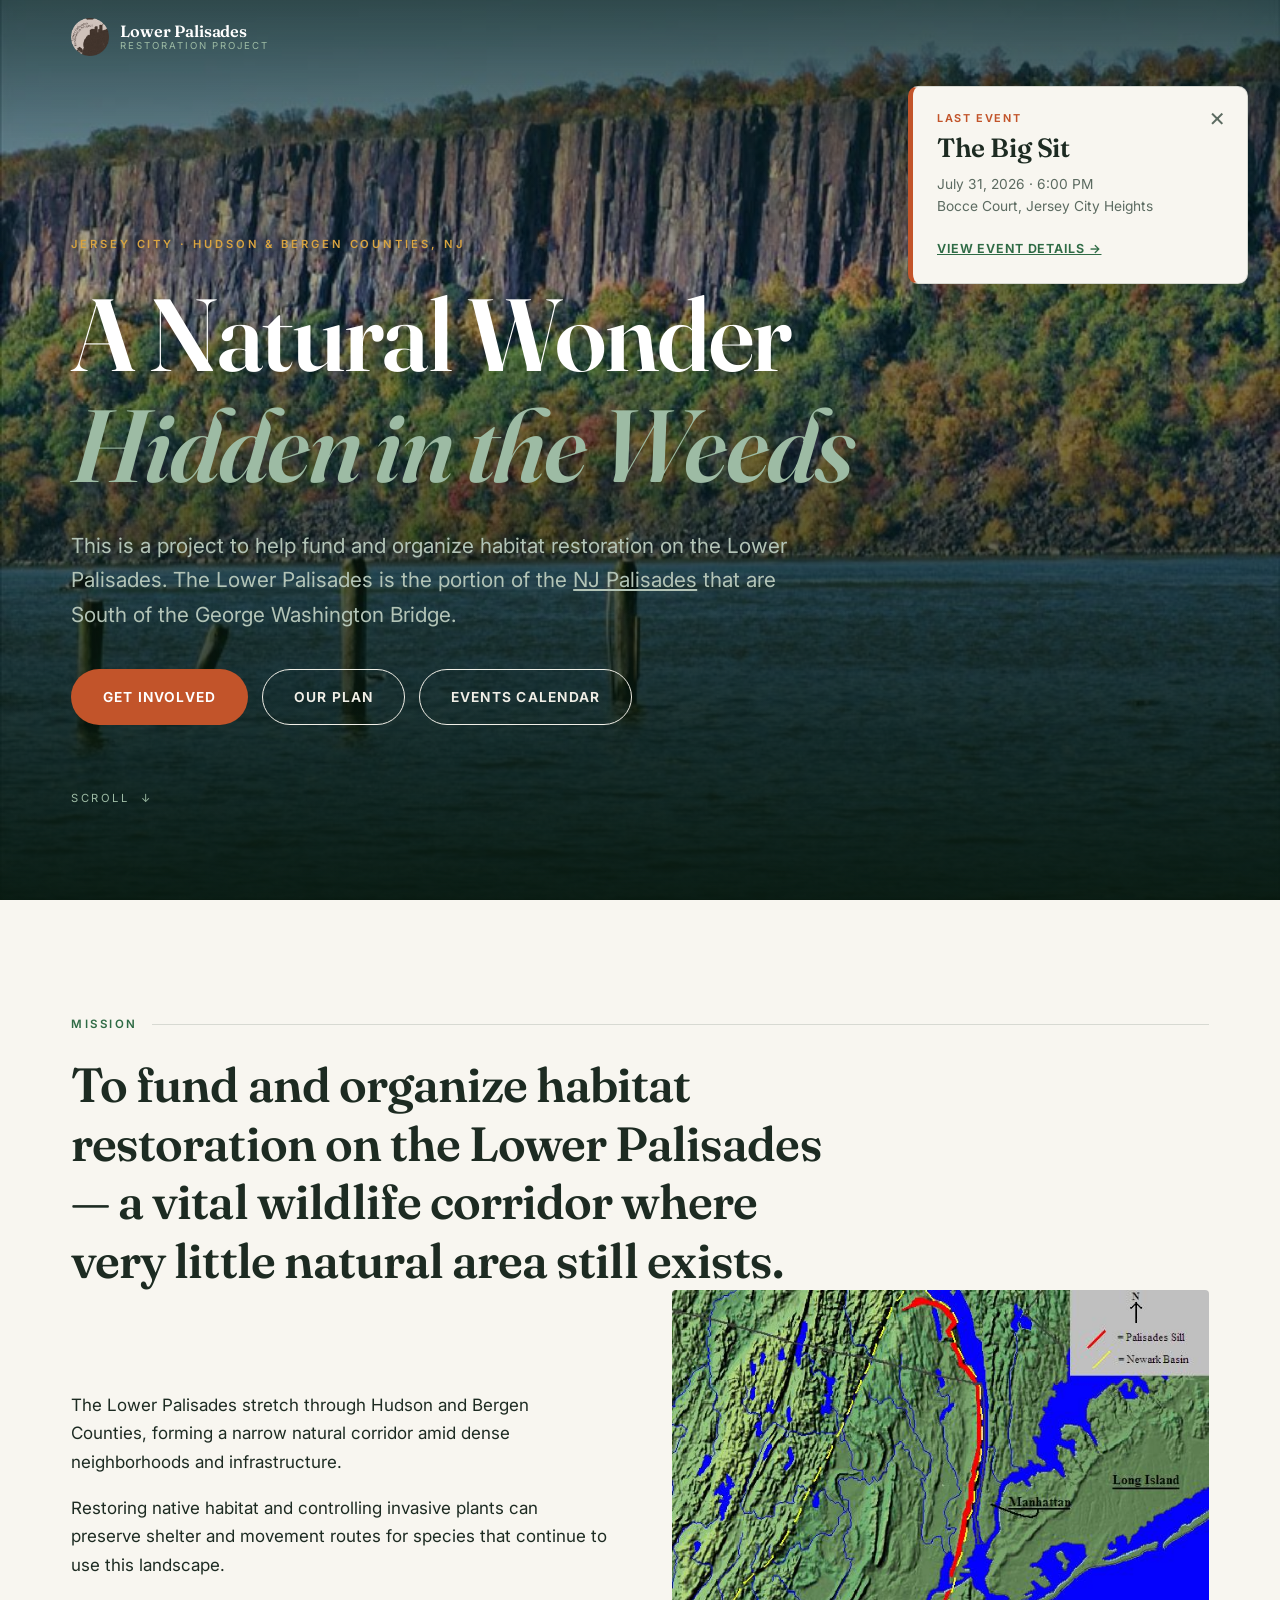
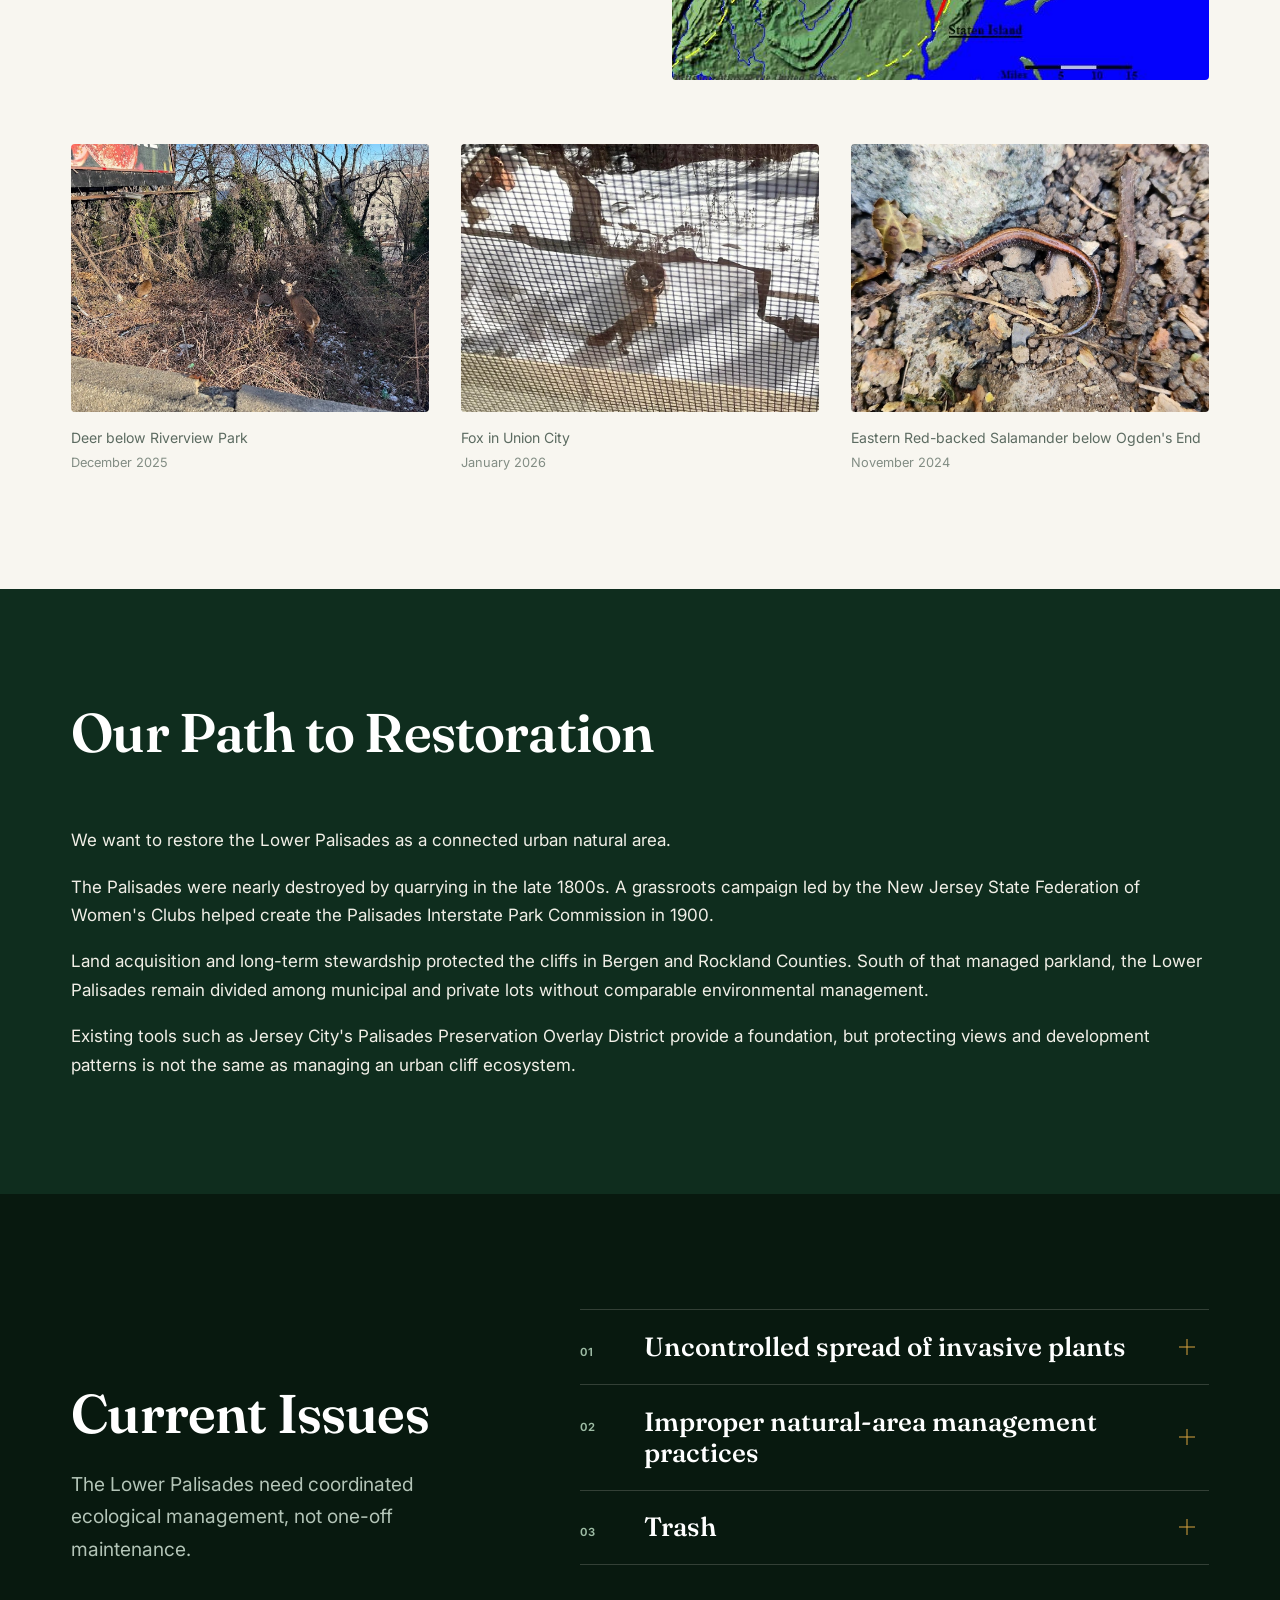
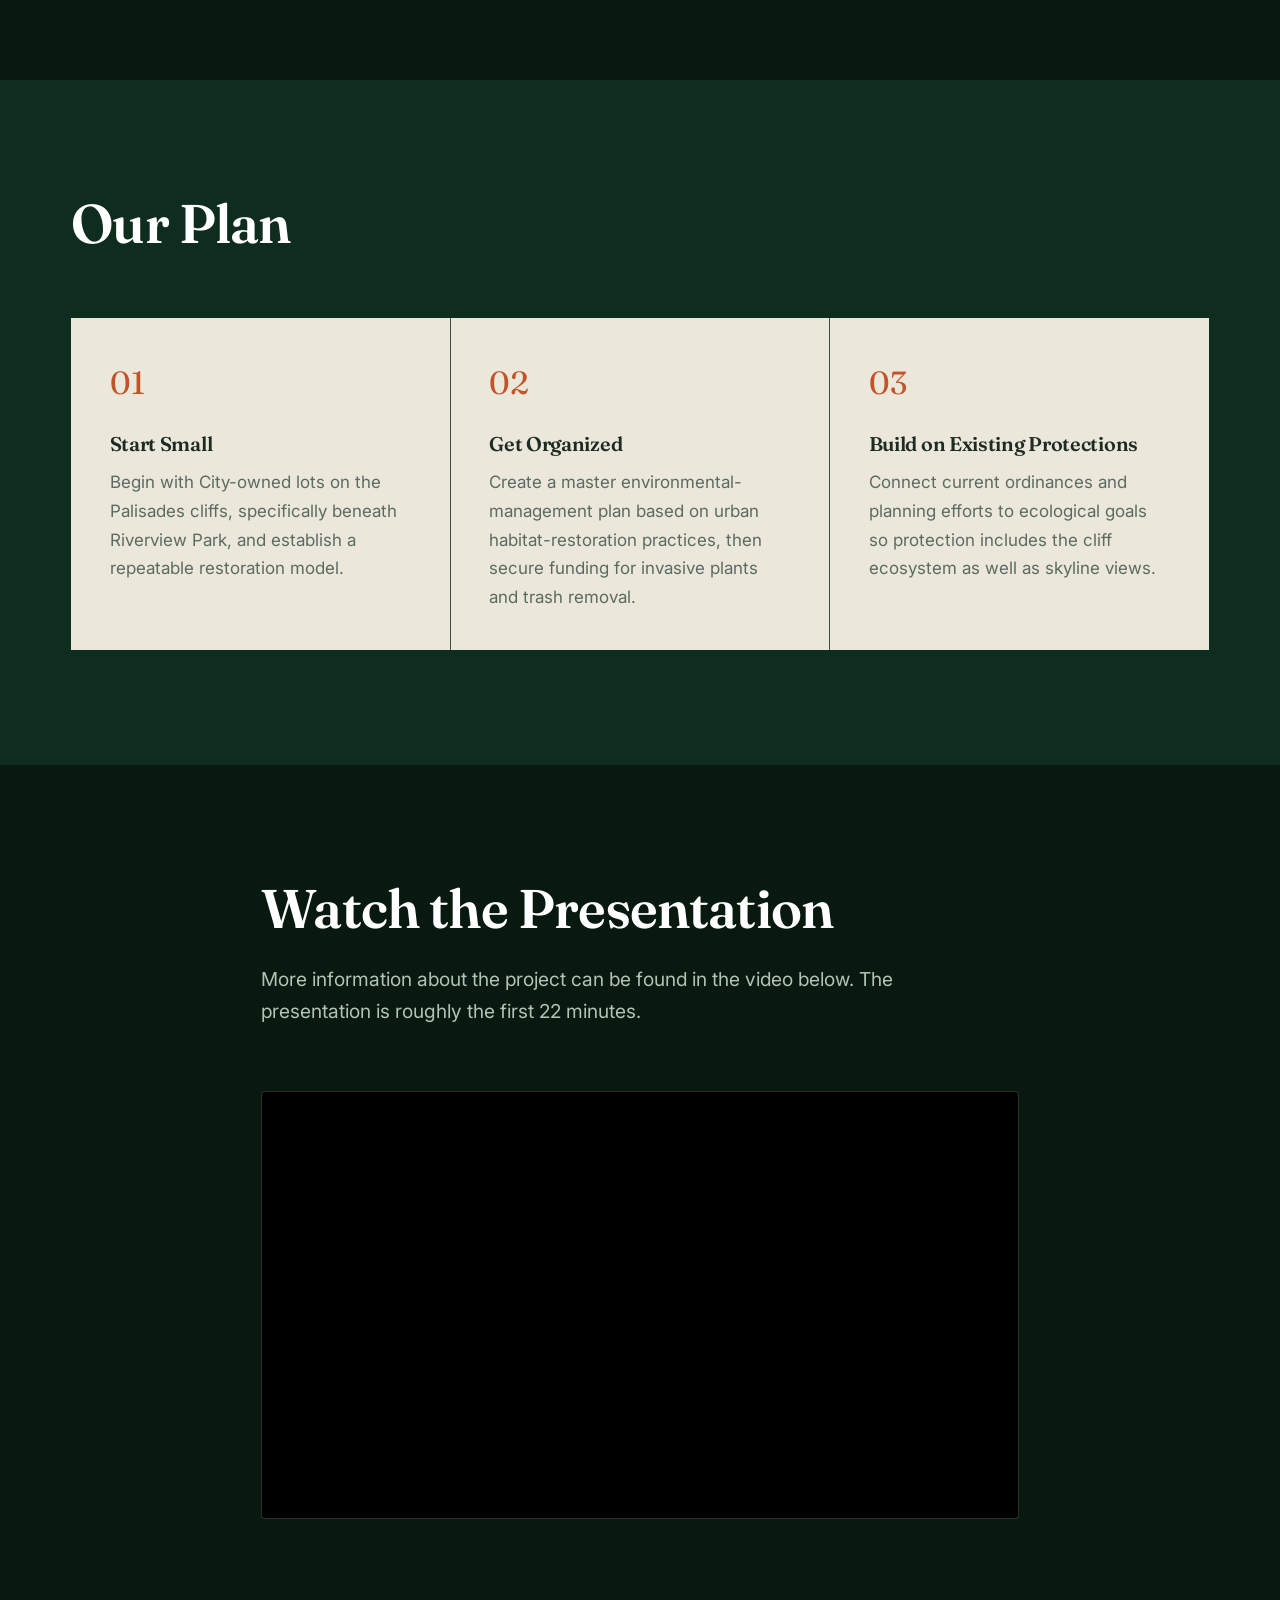
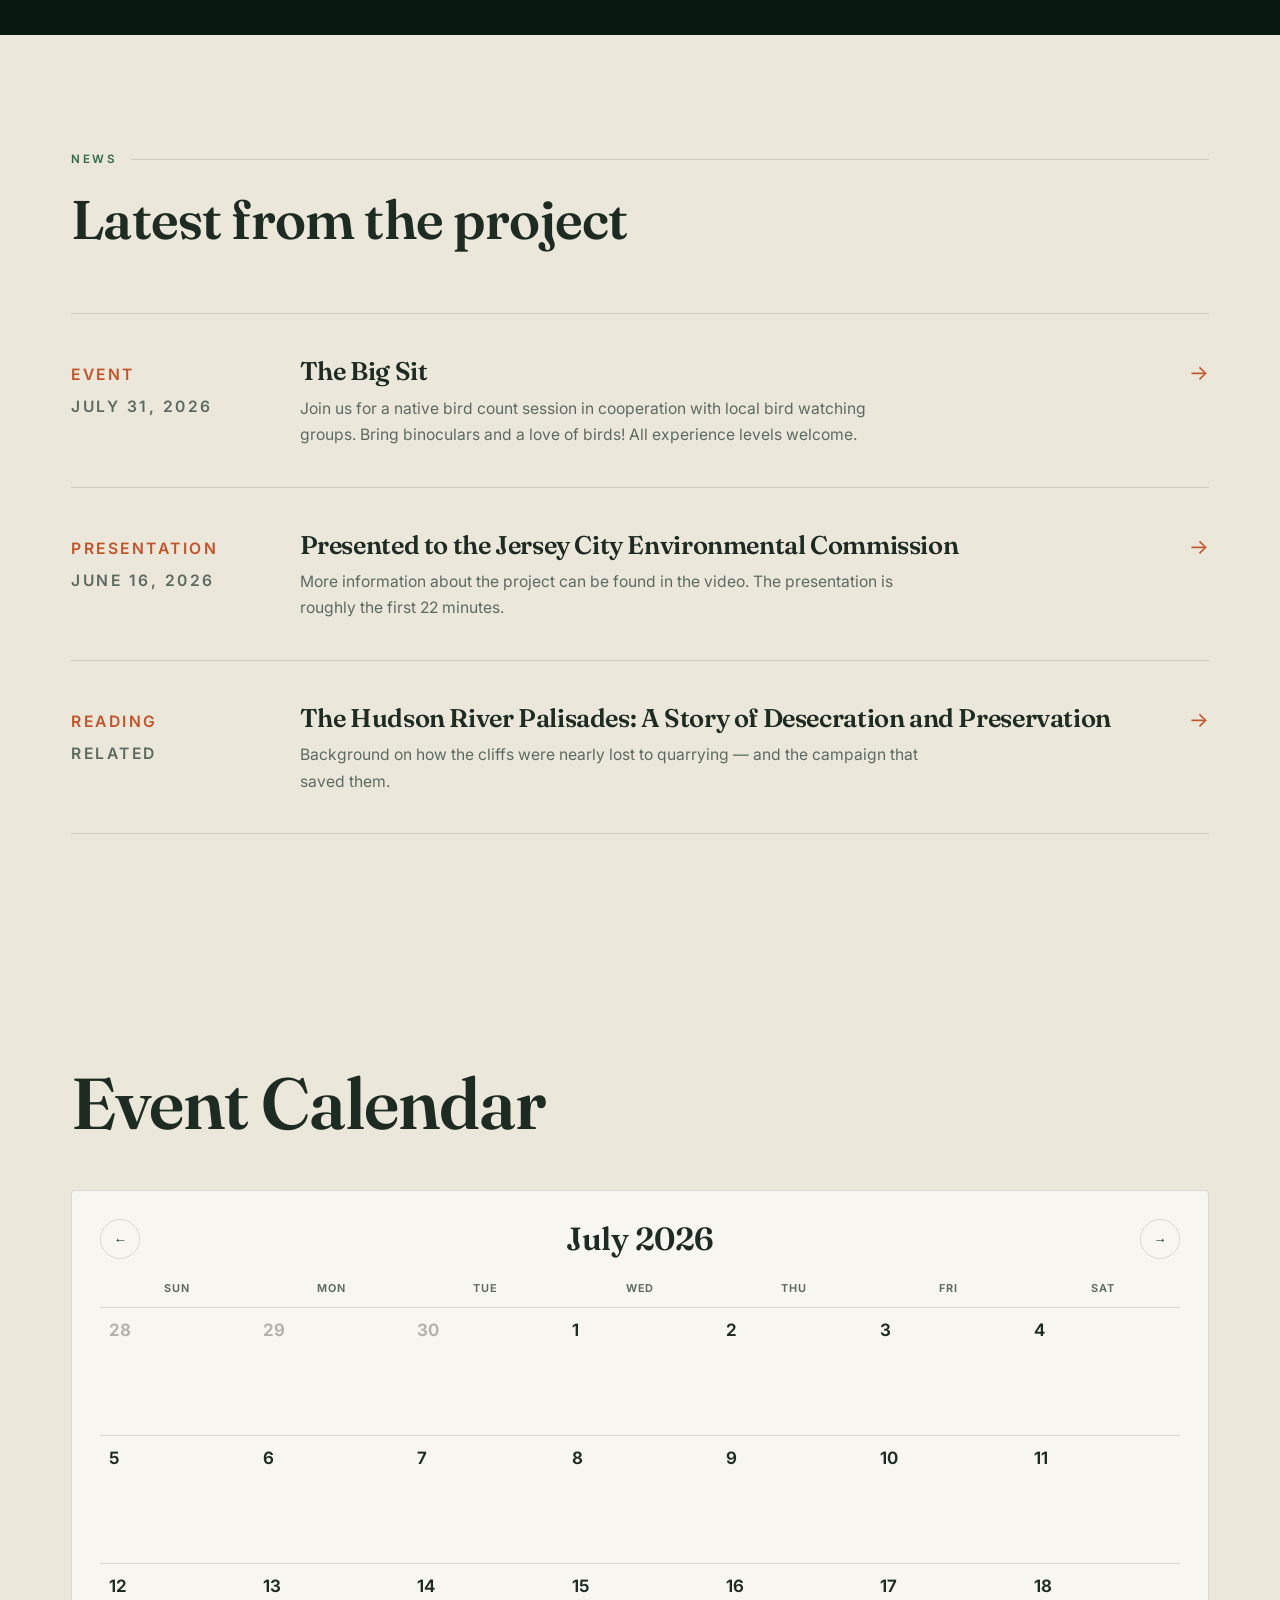
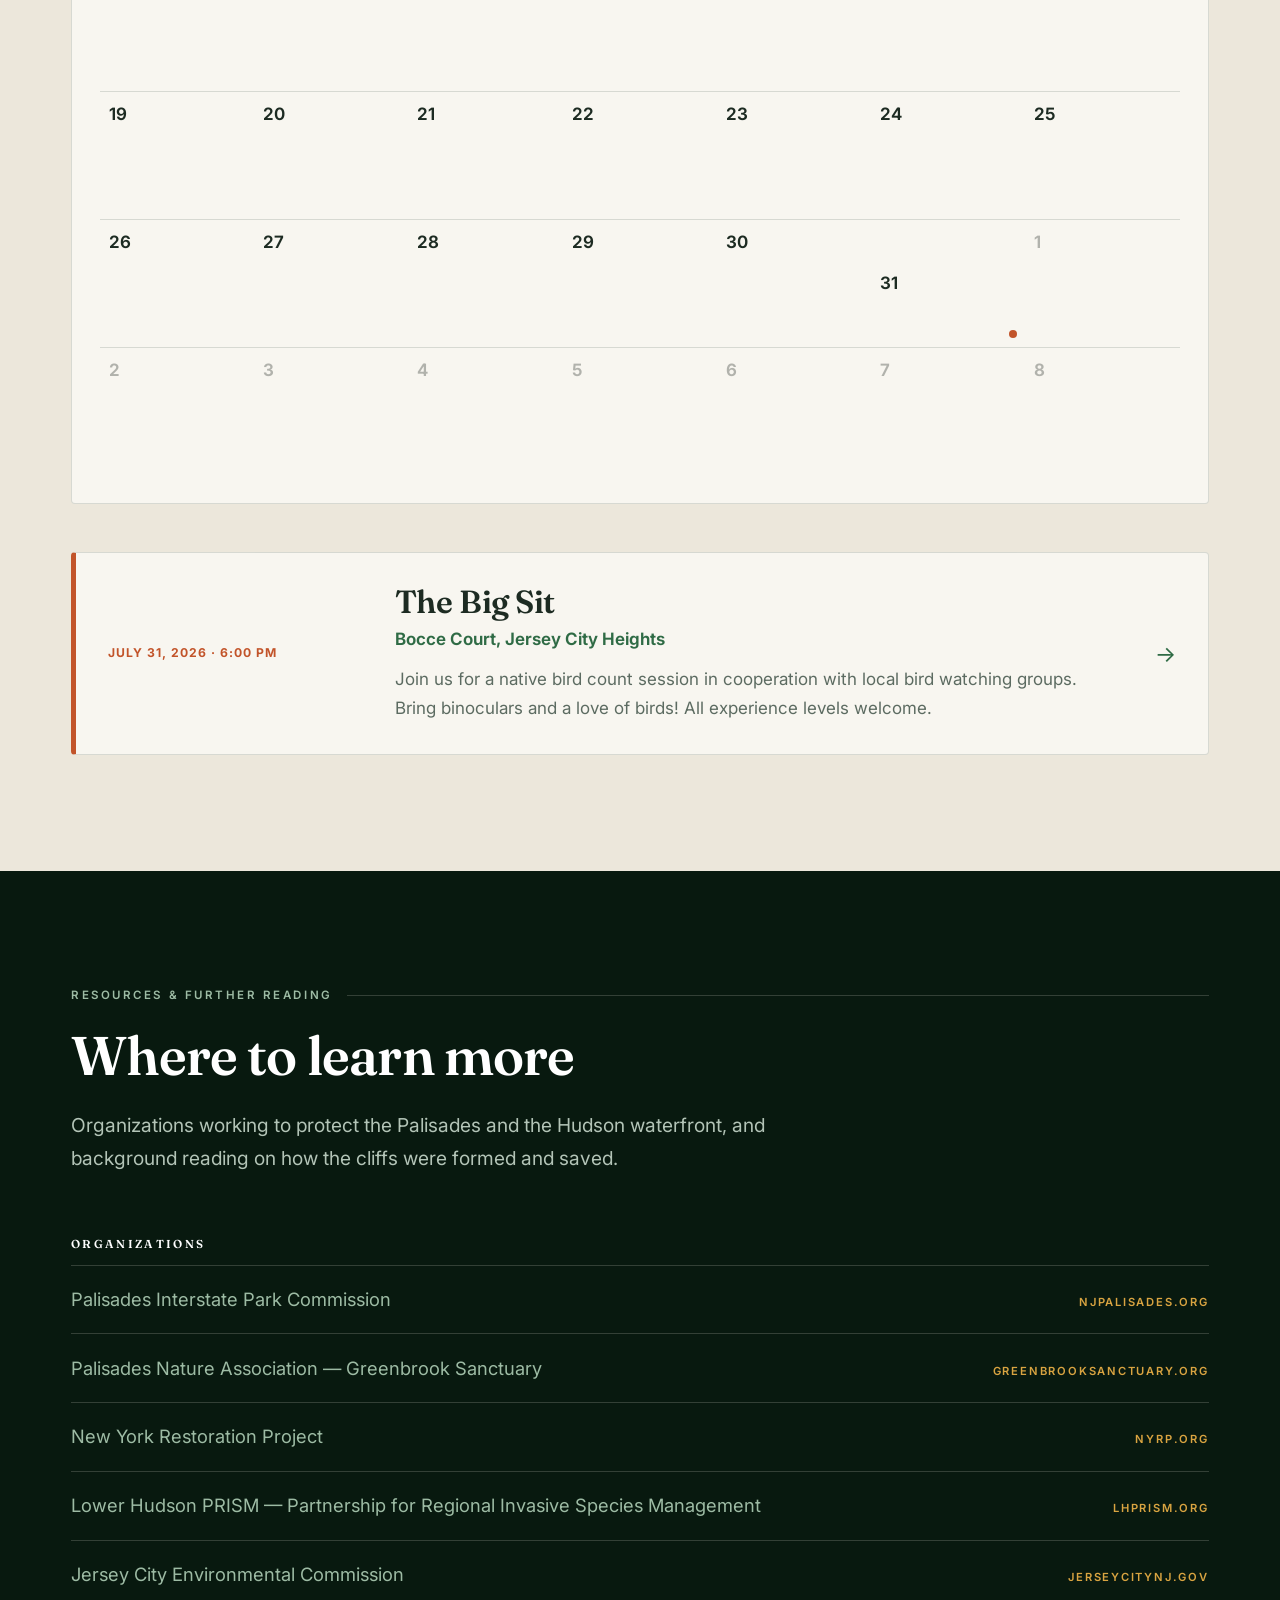
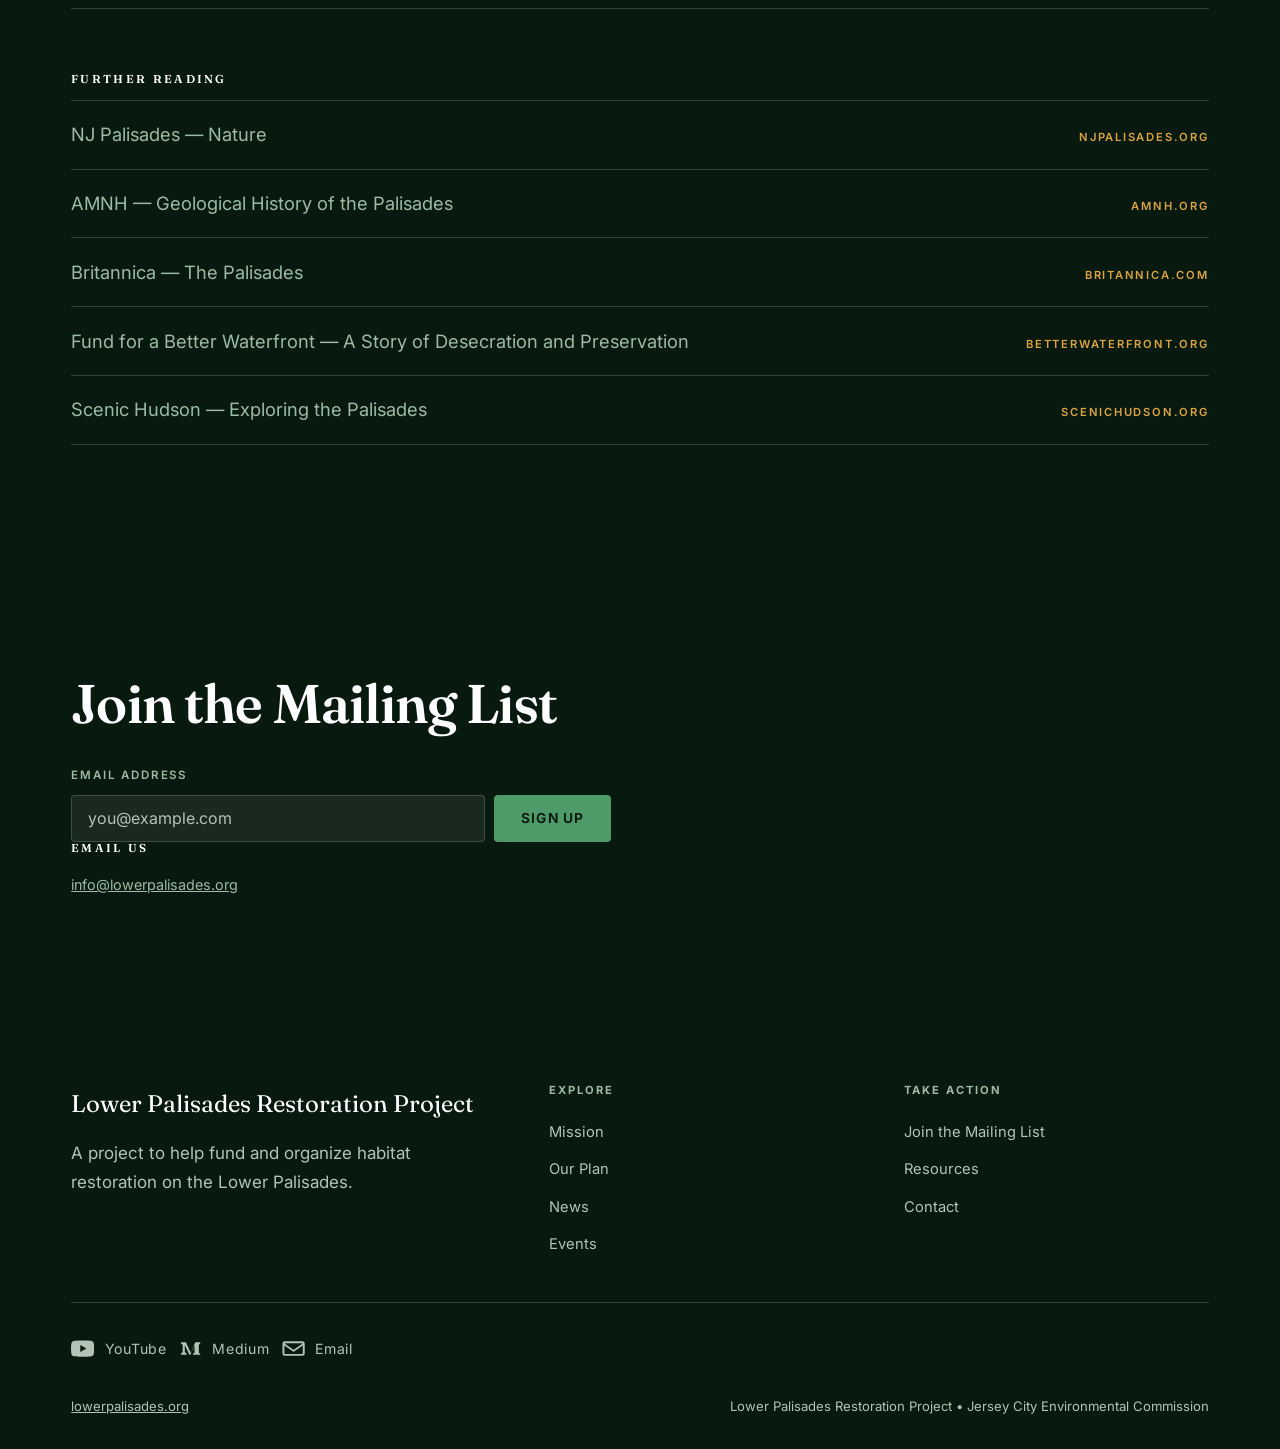
<file: index.html>
<!DOCTYPE html>
<html lang="en">
<head>
    <meta charset="UTF-8">
    <meta name="viewport" content="width=device-width, initial-scale=1.0">
    <title>Lower Palisades Restoration Project</title>
    <meta name="description" content="A project to help fund and organize habitat restoration on the Lower Palisades &mdash; the portion of the NJ Palisades south of the George Washington Bridge.">
    <link rel="stylesheet" href="style.css">
    <link rel="preconnect" href="https://fonts.googleapis.com">
    <link rel="preconnect" href="https://fonts.gstatic.com" crossorigin>
    <link href="https://fonts.googleapis.com/css2?family=Fraunces:ital,opsz,wght@0,9..144,400..700;1,9..144,400..600&family=Inter:wght@400;500;600;700&display=swap" rel="stylesheet">
</head>
<body>

<!-- ====================== MASTHEAD ====================== -->
<header class="masthead" id="masthead">
    <div class="masthead-inner">
        <a href="#top" class="brand">
            <img src="images/lower-palisades-logo.png" alt="">
            <span class="brand-text">
                <span class="brand-name">Lower Palisades</span>
                <span class="brand-sub">Restoration Project</span>
            </span>
        </a>

    </div>
</header>

<!-- ====================== HERO ====================== -->
<section class="hero" id="top">
    <div class="hero-media">
        <img src="images/palisades-history.jpg" alt="The Palisades cliffs above the Hudson River">
    </div>
    <div class="hero-inner">
        <span class="hero-tag">Jersey City &middot; Hudson &amp; Bergen Counties, NJ</span>
        <h1>A Natural Wonder <em>Hidden in the Weeds</em></h1>
        <p class="hero-lede">This is a project to help fund and organize habitat restoration on the Lower Palisades. The Lower Palisades is the portion of the <a href="https://www.britannica.com/place/The-Palisades">NJ Palisades</a> that are South of the George Washington Bridge.</p>
        <div class="btn-row">
            <a href="#join" class="btn btn--solid">Get Involved</a>
            <a href="#plan" class="btn btn--ghost">Our Plan</a>
            <a href="#events" class="btn btn--ghost">Events Calendar</a>
        </div>
        <a href="#mission" class="hero-scroll">Scroll <span>&darr;</span></a>
    </div>
</section>

<!-- ====================== 01 MISSION ====================== -->
<section class="band band--paper" id="mission">
    <div class="shell reveal">
        <p class="eyebrow">Mission</p>
        <h2 class="mission-statement">To fund and organize habitat restoration on the Lower Palisades &mdash; a vital wildlife corridor where very little natural area still exists.</h2>
        <div class="split">
            <div class="split-text">
                <p>The Lower Palisades stretch through Hudson and Bergen Counties, forming a narrow natural corridor amid dense neighborhoods and infrastructure.</p>
                <p>Restoring native habitat and controlling invasive plants can preserve shelter and movement routes for species that continue to use this landscape.</p>
            </div>
            <div class="split-media">
                <img src="images/lower-palisades-map.jpg" alt="Map of the Lower Palisades area" loading="lazy" decoding="async">
            </div>
        </div>
        <div class="figure-grid" style="margin-top: clamp(2.5rem, 5vw, 4rem);">
            <figure>
                <img src="images/deer.jpg" alt="Deer below Riverview Park" loading="lazy" decoding="async">
                <figcaption>Deer below Riverview Park<small>December 2025</small></figcaption>
            </figure>
            <figure>
                <img src="images/fox.jpg" alt="Fox in Union City" loading="lazy" decoding="async">
                <figcaption>Fox in Union City<small>January 2026</small></figcaption>
            </figure>
            <figure>
                <img src="images/salamander.jpg" alt="Eastern Red-backed Salamander" loading="lazy" decoding="async">
                <figcaption>Eastern Red-backed Salamander below Ogden's End<small>November 2024</small></figcaption>
            </figure>
        </div>
    </div>
</section>

<!-- ====================== PLAN ====================== -->
<section class="band band--forest" id="plan" aria-label="Historic efforts">
    <div class="shell reveal">
        <div class="band-head">
            <h2 class="band-title">Our Path to Restoration</h2>
        </div>
        <div class="split-text">
            <p>We want to restore the Lower Palisades as a connected urban natural area.</p>
            <p>The Palisades were nearly destroyed by quarrying in the late 1800s. A grassroots campaign led by the New Jersey State Federation of Women's Clubs helped create the Palisades Interstate Park Commission in 1900.</p>
            <p>Land acquisition and long-term stewardship protected the cliffs in Bergen and Rockland Counties. South of that managed parkland, the Lower Palisades remain divided among municipal and private lots without comparable environmental management.</p>
            <p>Existing tools such as Jersey City's Palisades Preservation Overlay District provide a foundation, but protecting views and development patterns is not the same as managing an urban cliff ecosystem.</p>
        </div>
    </div>
</section>

<section class="band band--ink" id="issues" aria-labelledby="issues-title">
    <div class="shell reveal">
        <div class="current-issues-layout">
            <div>
                <h2 class="band-title" id="issues-title">Current Issues</h2>
                <p class="band-intro">The Lower Palisades need coordinated ecological management, not one-off maintenance.</p>
            </div>
            <div class="issue-list-wrap">
                <div class="issue-list">
                    <details class="issue-detail">
                        <summary>
                            <span class="issue-number">01</span>
                            <strong>Uncontrolled spread of invasive plants</strong>
                            <span class="issue-toggle" aria-hidden="true"></span>
                        </summary>
                        <div class="issue-content">
                            <p>Tree of Heaven, Kudzu, Japanese Knotweed, English Ivy, Norway Maple</p>
                            <div class="invasive-gallery">
                                <figure>
                                    <img src="images/tree-of-heaven.jpg" alt="Tree of Heaven growing in Bloomfield, New Jersey" loading="lazy" decoding="async">
                                    <figcaption>
                                        Tree of Heaven &middot; Bloomfield, NJ
                                        <small><a href="https://www.inaturalist.org/observations/387822810">Oliver Stringham / iNaturalist</a> &middot; CC BY</small>
                                    </figcaption>
                                </figure>
                                <figure>
                                    <img src="images/kudzu.jpg" alt="Kudzu growing at the edge of the Armory Lot in Jersey City" loading="lazy" decoding="async">
                                    <figcaption>
                                        Kudzu &middot; McGinley Square, Jersey City
                                        <small><a href="https://www.inaturalist.org/observations/366908135">kswydner / iNaturalist</a> &middot; CC BY-NC</small>
                                    </figcaption>
                                </figure>
                            </div>
                        </div>
                    </details>
                    <details class="issue-detail">
                        <summary>
                            <span class="issue-number">02</span>
                            <strong>Improper natural-area management practices</strong>
                            <span class="issue-toggle" aria-hidden="true"></span>
                        </summary>
                        <div class="issue-content issue-content--media">
                            <p>Just topping plants when they block visibility of roadways and skylines.</p>
                            <figure>
                                <img src="images/topped-trees.jpg" alt="Topped trees below Riverview Park" loading="lazy" decoding="async">
                                <figcaption>Topped trees below Riverview Park<small>July 2021</small></figcaption>
                            </figure>
                        </div>
                    </details>
                    <details class="issue-detail">
                        <summary>
                            <span class="issue-number">03</span>
                            <strong>Trash</strong>
                            <span class="issue-toggle" aria-hidden="true"></span>
                        </summary>
                        <div class="issue-content issue-content--media">
                            <p>Dumping and encampments in difficult areas to clean.</p>
                            <figure>
                                <img src="images/trash.jpg" alt="Trash below Riverview Park" loading="lazy" decoding="async">
                                <figcaption>Trash below Riverview Park<small>May 2026</small></figcaption>
                            </figure>
                        </div>
                    </details>
                </div>
            </div>
        </div>
    </div>
</section>

<section class="band band--forest" id="solutions" aria-labelledby="solutions-title">
    <div class="shell reveal">
        <div class="band-head">
            <h2 class="band-title" id="solutions-title">Our Plan</h2>
        </div>
        <ol class="plan-steps">
            <li class="plan-step">
                <h3>Start Small</h3>
                <p>Begin with City-owned lots on the Palisades cliffs, specifically beneath Riverview Park, and establish a repeatable restoration model.</p>
            </li>
            <li class="plan-step">
                <h3>Get Organized</h3>
                <p>Create a master environmental-management plan based on urban habitat-restoration practices, then secure funding for invasive plants and trash removal.</p>
            </li>
            <li class="plan-step">
                <h3>Build on Existing Protections</h3>
                <p>Connect current ordinances and planning efforts to ecological goals so protection includes the cliff ecosystem as well as skyline views.</p>
            </li>
        </ol>
    </div>
</section>

<section class="band band--ink">
    <div class="shell shell-narrow reveal">
        <div class="band-head">
            <h2 class="band-title">Watch the Presentation</h2>
            <p class="band-intro">More information about the project can be found in the video below. The presentation is roughly the first 22 minutes.</p>
        </div>
        <div class="video-frame">
            <iframe src="https://www.youtube.com/embed/b3LrMkUena8" title="Lower Palisades Restoration Project Presentation" allow="accelerometer; autoplay; clipboard-write; encrypted-media; gyroscope; picture-in-picture" allowfullscreen></iframe>
        </div>
    </div>
</section>

<!-- ====================== NEWS ====================== -->
<section class="band band--bone" id="news">
    <div class="shell reveal">
        <div class="band-head">
            <p class="eyebrow">News</p>
            <h2 class="band-title">Latest from the project</h2>
        </div>

        <div class="news-list">
            <a class="news-item" href="big-sit.html">
                <p class="news-meta"><span class="news-kind">Event</span>July 31, 2026</p>
                <div>
                    <h3>The Big Sit</h3>
                    <p>Join us for a native bird count session in cooperation with local bird watching groups. Bring binoculars and a love of birds! All experience levels welcome.</p>
                </div>
                <span class="news-arrow">&rarr;</span>
            </a>
            <a class="news-item" href="https://www.youtube.com/watch?v=b3LrMkUena8">
                <p class="news-meta"><span class="news-kind">Presentation</span>June 16, 2026</p>
                <div>
                    <h3>Presented to the Jersey City Environmental Commission</h3>
                    <p>More information about the project can be found in the video. The presentation is roughly the first 22 minutes.</p>
                </div>
                <span class="news-arrow">&rarr;</span>
            </a>
            <a class="news-item" href="https://betterwaterfront.org/the-hudson-river-palisades-a-story-of-desecration-and-preservation/">
                <p class="news-meta"><span class="news-kind">Reading</span>Related</p>
                <div>
                    <h3>The Hudson River Palisades: A Story of Desecration and Preservation</h3>
                    <p>Background on how the cliffs were nearly lost to quarrying &mdash; and the campaign that saved them.</p>
                </div>
                <span class="news-arrow">&rarr;</span>
            </a>
        </div>
    </div>
</section>

<!-- ====================== EVENTS ====================== -->
<section class="band band--bone" id="events">
    <div class="shell reveal">
        <h2 class="events-title">Event Calendar</h2>
        <div class="calendar-layout" data-event-calendar>
            <div class="calendar">
                <div class="calendar-header">
                    <button class="calendar-nav" type="button" data-calendar-prev aria-label="Previous month">&larr;</button>
                    <h3 class="calendar-month" data-calendar-month></h3>
                    <button class="calendar-nav" type="button" data-calendar-next aria-label="Next month">&rarr;</button>
                </div>
                <div class="calendar-weekdays" aria-hidden="true">
                    <span>Sun</span><span>Mon</span><span>Tue</span><span>Wed</span><span>Thu</span><span>Fri</span><span>Sat</span>
                </div>
                <div class="calendar-grid" data-calendar-grid></div>
            </div>
        </div>
        <div class="event-card-list">
            <a class="event event-card" id="event-big-sit" href="big-sit.html"
                 data-event-start="2026-07-31T18:00:00-04:00"
                 data-event-display="July 31, 2026 &middot; 6:00 PM"
                 data-event-location="Bocce Court, Jersey City Heights"
                 data-event-url="big-sit.html">
                <p class="event-card-date">July 31, 2026 &middot; 6:00 PM</p>
                <div>
                    <h3>The Big Sit</h3>
                    <p class="event-card-location">Bocce Court, Jersey City Heights</p>
                    <p class="event-desc">Join us for a native bird count session in cooperation with local bird watching groups. Bring binoculars and a love of birds! All experience levels welcome.</p>
                </div>
                <span class="event-card-arrow">&rarr;</span>
            </a>
        </div>
    </div>
</section>

<!-- ====================== RESOURCES ====================== -->
<section class="band band--ink" id="resources">
    <div class="shell reveal">
        <div class="band-head">
            <p class="eyebrow">Resources &amp; Further Reading</p>
            <h2 class="band-title">Where to learn more</h2>
            <p class="band-intro">Organizations working to protect the Palisades and the Hudson waterfront, and background reading on how the cliffs were formed and saved.</p>
        </div>
        <h3 class="resource-group">Organizations</h3>
        <ul class="link-list">
            <li><a href="https://njpalisades.org/pipc/"><span>Palisades Interstate Park Commission</span><span class="link-kind">njpalisades.org</span></a></li>
            <li><a href="https://www.greenbrooksanctuary.org/"><span>Palisades Nature Association &mdash; Greenbrook Sanctuary</span><span class="link-kind">greenbrooksanctuary.org</span></a></li>
            <li><a href="https://www.nyrp.org/en/"><span>New York Restoration Project</span><span class="link-kind">nyrp.org</span></a></li>
            <li><a href="https://www.lhprism.org/"><span>Lower Hudson PRISM &mdash; Partnership for Regional Invasive Species Management</span><span class="link-kind">lhprism.org</span></a></li>
            <li><a href="https://www.jerseycitynj.gov/residentresources/environmentalcommission"><span>Jersey City Environmental Commission</span><span class="link-kind">jerseycitynj.gov</span></a></li>
        </ul>
        <h3 class="resource-group" style="margin-top: clamp(2.5rem, 5vw, 4rem);">Further Reading</h3>
        <ul class="link-list">
            <li><a href="https://njpalisades.org/nature/"><span>NJ Palisades &mdash; Nature</span><span class="link-kind">njpalisades.org</span></a></li>
            <li><a href="https://www.amnh.org/learn-teach/curriculum-collections/young-naturalist-awards/shaped-by-nature-and-man-the-geological-history-of-the-palisades"><span>AMNH &mdash; Geological History of the Palisades</span><span class="link-kind">amnh.org</span></a></li>
            <li><a href="https://www.britannica.com/place/The-Palisades"><span>Britannica &mdash; The Palisades</span><span class="link-kind">britannica.com</span></a></li>
            <li><a href="https://betterwaterfront.org/the-hudson-river-palisades-a-story-of-desecration-and-preservation/"><span>Fund for a Better Waterfront &mdash; A Story of Desecration and Preservation</span><span class="link-kind">betterwaterfront.org</span></a></li>
            <li><a href="https://www.scenichudson.org/viewfinder/exploring-the-palisades-200-million-years-of-history/"><span>Scenic Hudson &mdash; Exploring the Palisades</span><span class="link-kind">scenichudson.org</span></a></li>
        </ul>
    </div>
</section>

<!-- ====================== JOIN ====================== -->
<section class="band band--ink" id="join">
    <div class="shell reveal">
        <div class="split-text shell-narrow">
                <h2 class="band-title">Join the Mailing List</h2>

                <form class="signup" action="https://lowerpalisades.us2.list-manage.com/subscribe/post?u=3729a6281c1b321b8a97585e9&amp;id=2f850af46c&amp;f_id=00a8c2e1f0" method="post" target="_blank">
                    <label class="signup-label" for="signup-email">Email address</label>
                    <div class="signup-row">
                        <input type="email" id="signup-email" name="EMAIL" placeholder="you@example.com" required>
                        <div class="hp" aria-hidden="true"><input type="text" name="b_3729a6281c1b321b8a97585e9_2f850af46c" tabindex="-1" value=""></div>
                        <button type="submit" class="btn btn--leaf">Sign Up</button>
                    </div>
                </form>
                <h3 class="resource-group">Email Us</h3>
                <p class="signup-note"><a href="mailto:info@lowerpalisades.org">info@lowerpalisades.org</a></p>
        </div>
    </div>
</section>

<!-- ====================== FOOTER ====================== -->
<footer class="site-footer">
    <div class="shell">
        <div class="footer-top">
            <div class="footer-intro">
                <p class="footer-mark">Lower Palisades Restoration Project</p>
                <p>A project to help fund and organize habitat restoration on the Lower Palisades.</p>
            </div>
            <div class="footer-col">
                <h4>Explore</h4>
                <ul>
                    <li><a href="#mission">Mission</a></li>
                    <li><a href="#plan">Our Plan</a></li>
                    <li><a href="#news">News</a></li>
                    <li><a href="#events">Events</a></li>
                </ul>
            </div>
            <div class="footer-col">
                <h4>Take Action</h4>
                <ul>
                    <li><a href="#join">Join the Mailing List</a></li>
                    <li><a href="#resources">Resources</a></li>
                    <li><a href="#join">Contact</a></li>
                </ul>
            </div>
        </div>
        <div class="social-row footer-socials" aria-label="Follow and contact us">
            <a class="social-chip" href="https://www.youtube.com/watch?v=b3LrMkUena8" aria-label="Lower Palisades on YouTube">
                <svg viewBox="0 0 24 24" aria-hidden="true">
                    <path d="M23.5 6.2a3 3 0 0 0-2.1-2.1C19.5 3.6 12 3.6 12 3.6s-7.5 0-9.4.5A3 3 0 0 0 .5 6.2 31 31 0 0 0 0 12a31 31 0 0 0 .5 5.8 3 3 0 0 0 2.1 2.1c1.9.5 9.4.5 9.4.5s7.5 0 9.4-.5a3 3 0 0 0 2.1-2.1A31 31 0 0 0 24 12a31 31 0 0 0-.5-5.8ZM9.6 15.6V8.4l6.3 3.6-6.3 3.6Z"/>
                </svg>
                <span>YouTube</span>
            </a>
            <a class="social-chip" href="https://jasonbiegel.medium.com/" aria-label="Jason Biegel on Medium">
                <svg viewBox="0 0 24 24" aria-hidden="true">
                    <path d="M2 5.5h5.2l5.1 11.2 4.5-11.2H22v1.2l-1.5 1.2v8.3l1.5 1.2v1.1h-7.5v-1.1l1.6-1.2V8.4l-4.2 10.1h-1.2L6 8.4v7l2 2v1.1H2v-1.1l1.8-2V8L2 6.7V5.5Z"/>
                </svg>
                <span>Medium</span>
            </a>
            <a class="social-chip" href="mailto:info@lowerpalisades.org" aria-label="Email Lower Palisades">
                <svg viewBox="0 0 24 24" aria-hidden="true">
                    <path d="M3 4.5h18a2.5 2.5 0 0 1 2.5 2.5v10a2.5 2.5 0 0 1-2.5 2.5H3A2.5 2.5 0 0 1 .5 17V7A2.5 2.5 0 0 1 3 4.5Zm18 2H3a.5.5 0 0 0-.4.2L12 13.2l9.4-6.5a.5.5 0 0 0-.4-.2Zm.5 2.4-8.9 6.2a1 1 0 0 1-1.2 0L2.5 8.9V17a.5.5 0 0 0 .5.5h18a.5.5 0 0 0 .5-.5V8.9Z"/>
                </svg>
                <span>Email</span>
            </a>
        </div>
        <div class="footer-bottom">
            <p><a href="https://lowerpalisades.org">lowerpalisades.org</a></p>
            <p>Lower Palisades Restoration Project &bull; Jersey City Environmental Commission</p>
        </div>
    </div>
</footer>

<aside class="event-popup" id="eventPopup" aria-labelledby="eventPopupTitle" hidden>
    <button class="event-popup-close" type="button" id="dismissEventPopup" aria-label="Dismiss event">&times;</button>
    <p class="event-popup-label" id="eventPopupLabel"></p>
    <h2 id="eventPopupTitle"></h2>
    <p class="event-popup-details">
        <span id="eventPopupDate"></span>
        <span id="eventPopupLocation"></span>
    </p>
    <a class="event-popup-link" href="#events">View event details &rarr;</a>
</aside>

<script src="nav.js"></script>
</body>
</html>
</file>
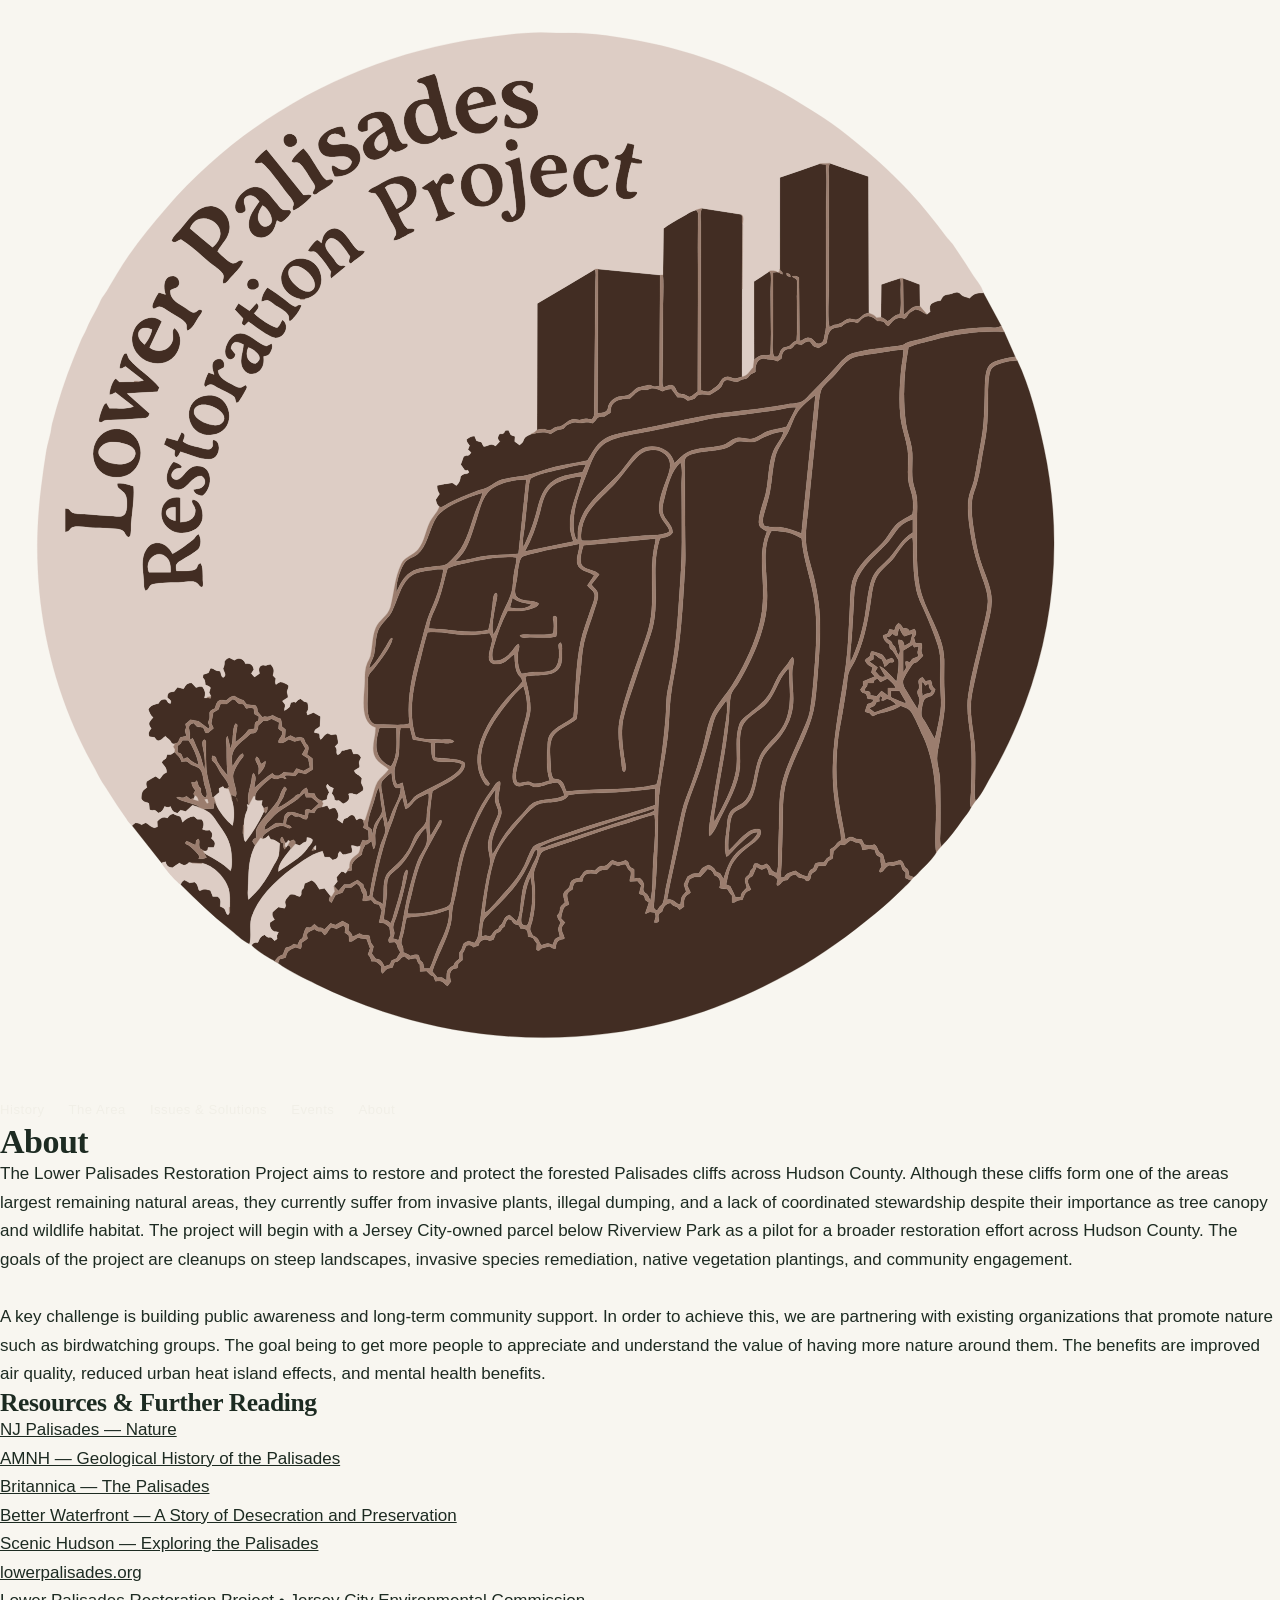
<file: about.html>
<!DOCTYPE html>
<html lang="en">
<head>
    <meta charset="UTF-8">
    <meta name="viewport" content="width=device-width, initial-scale=1.0">
    <title>About - Lower Palisades Restoration Project</title>
    <link rel="stylesheet" href="style.css">
</head>
<body>
    <nav>
        <div class="nav-container">
            <a href="index.html" class="nav-brand">
                <img src="images/logo.svg" alt="Lower Palisades Restoration Project" class="nav-logo">
            </a>
            <button class="nav-toggle" aria-label="Toggle navigation">
                <span></span>
                <span></span>
                <span></span>
            </button>
            <ul class="nav-links">
                <li><a href="history.html">History</a></li>
                <li><a href="area.html">The Area</a></li>
                <li><a href="issues.html">Issues &amp; Solutions</a></li>
                <li><a href="events.html">Events</a></li>
                <li><a href="about.html" class="active">About</a></li>
            </ul>
        </div>
    </nav>

    <header class="page-header">
        <h1>About</h1>
    </header>

    <section class="section">
        <div class="container">
            <div class="col-text">

               The Lower Palisades Restoration Project aims to restore and protect the forested Palisades cliffs across Hudson County. Although these cliffs form one of the areas largest remaining natural areas, they currently suffer from invasive plants, illegal dumping, and a lack of coordinated stewardship despite their importance as tree canopy and wildlife habitat. The project will begin with a Jersey City-owned parcel below Riverview Park as a pilot for a broader restoration effort across Hudson County. The goals of the project are cleanups on steep landscapes, invasive species remediation, native vegetation plantings, and community engagement.
               <br><br>
               A key challenge is building public awareness and long-term community support. In order to achieve this, we are partnering with existing organizations that promote nature such as birdwatching groups. The goal being to get more people to appreciate and understand the value of having more nature around them. The benefits are improved air quality, reduced urban heat island effects, and mental health benefits.
            </div>
        </div>
    </section>

    <section class="section section-dark">
        <div class="container">
            <h2>Resources &amp; Further Reading</h2>
            <ul class="resources-list">
                <li><a href="https://njpalisades.org/nature/">NJ Palisades &mdash; Nature</a></li>
                <li><a href="https://www.amnh.org/learn-teach/curriculum-collections/young-naturalist-awards/shaped-by-nature-and-man-the-geological-history-of-the-palisades">AMNH &mdash; Geological History of the Palisades</a></li>
                <li><a href="https://www.britannica.com/place/The-Palisades">Britannica &mdash; The Palisades</a></li>
                <li><a href="https://betterwaterfront.org/the-hudson-river-palisades-a-story-of-desecration-and-preservation/">Better Waterfront &mdash; A Story of Desecration and Preservation</a></li>
                <li><a href="https://www.scenichudson.org/viewfinder/exploring-the-palisades-200-million-years-of-history/">Scenic Hudson &mdash; Exploring the Palisades</a></li>
            </ul>
        </div>
    </section>

    <footer>
        <div class="container">
            <p><a href="https://lowerpalisades.org">lowerpalisades.org</a></p>
            <p class="footer-note">Lower Palisades Restoration Project &bull; Jersey City Environmental Commission</p>
        </div>
    </footer>
    <script src="nav.js"></script>
</body>
</html>
</file>
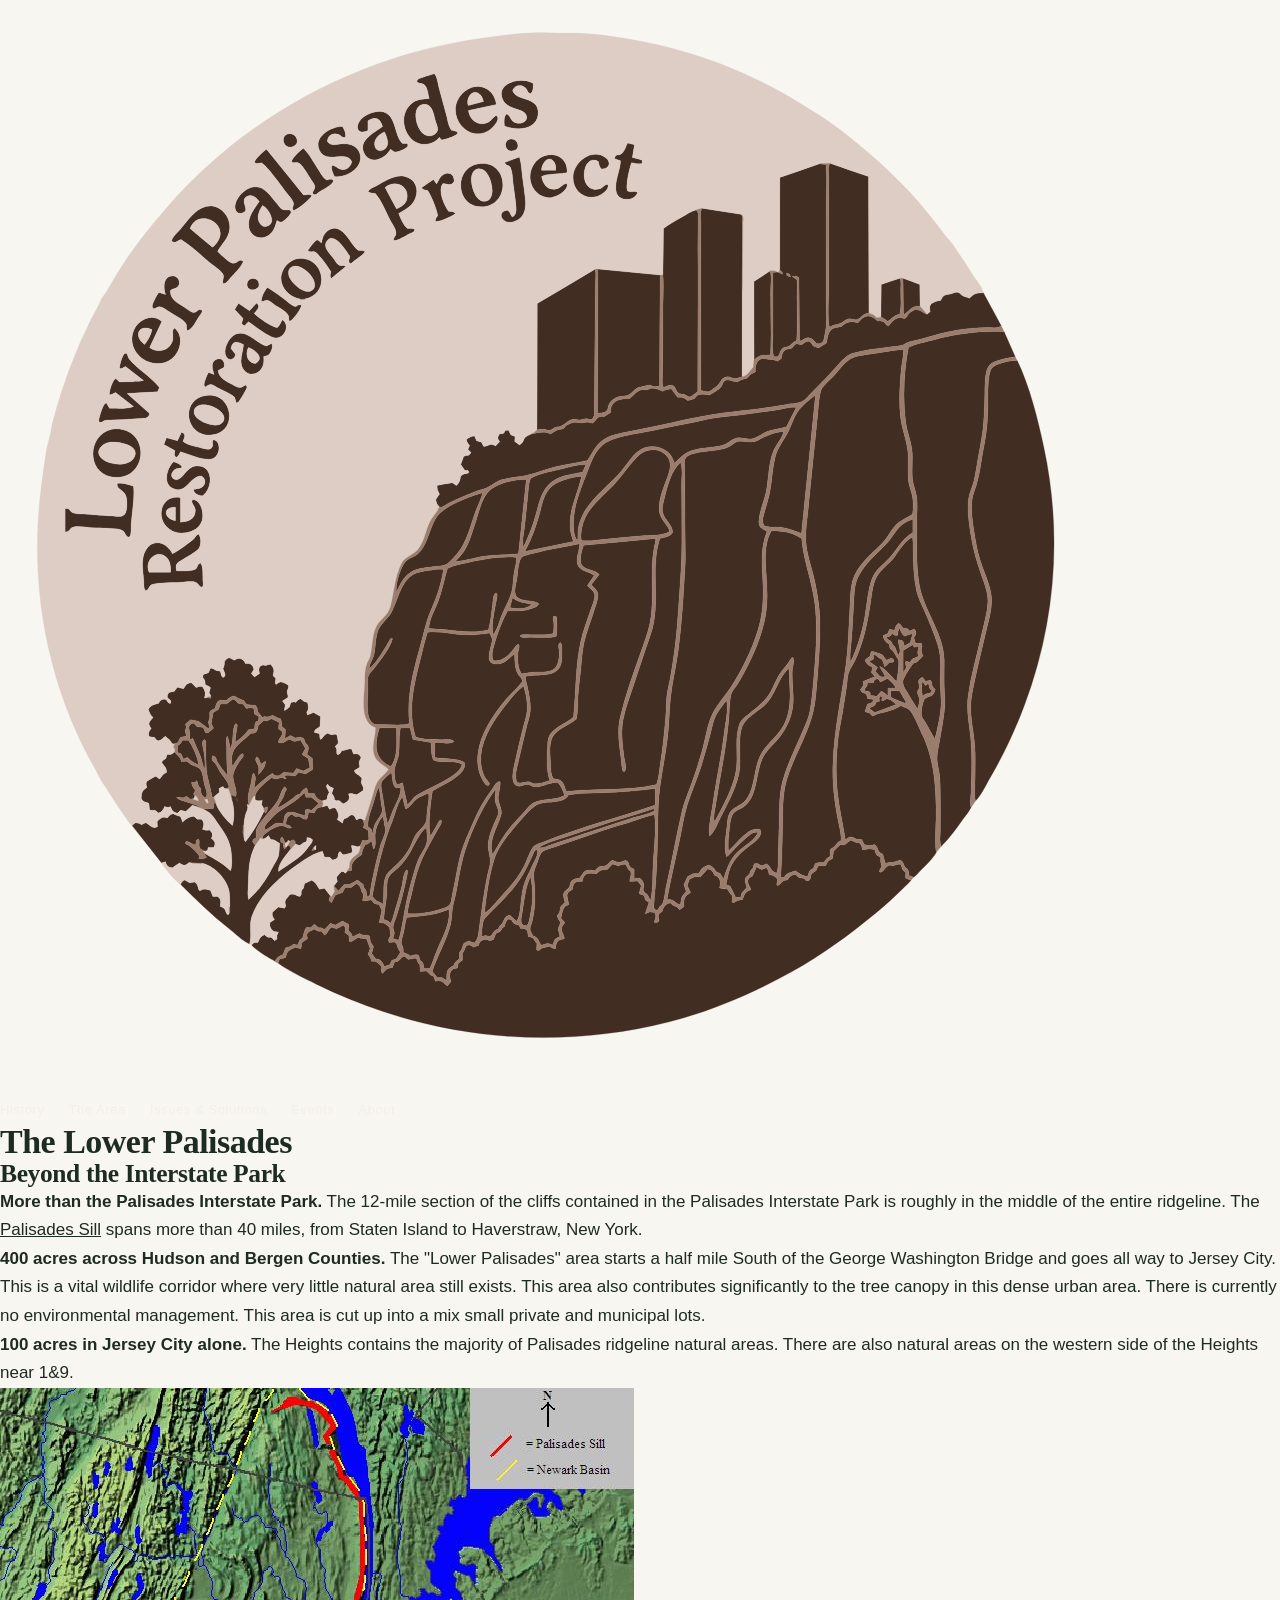
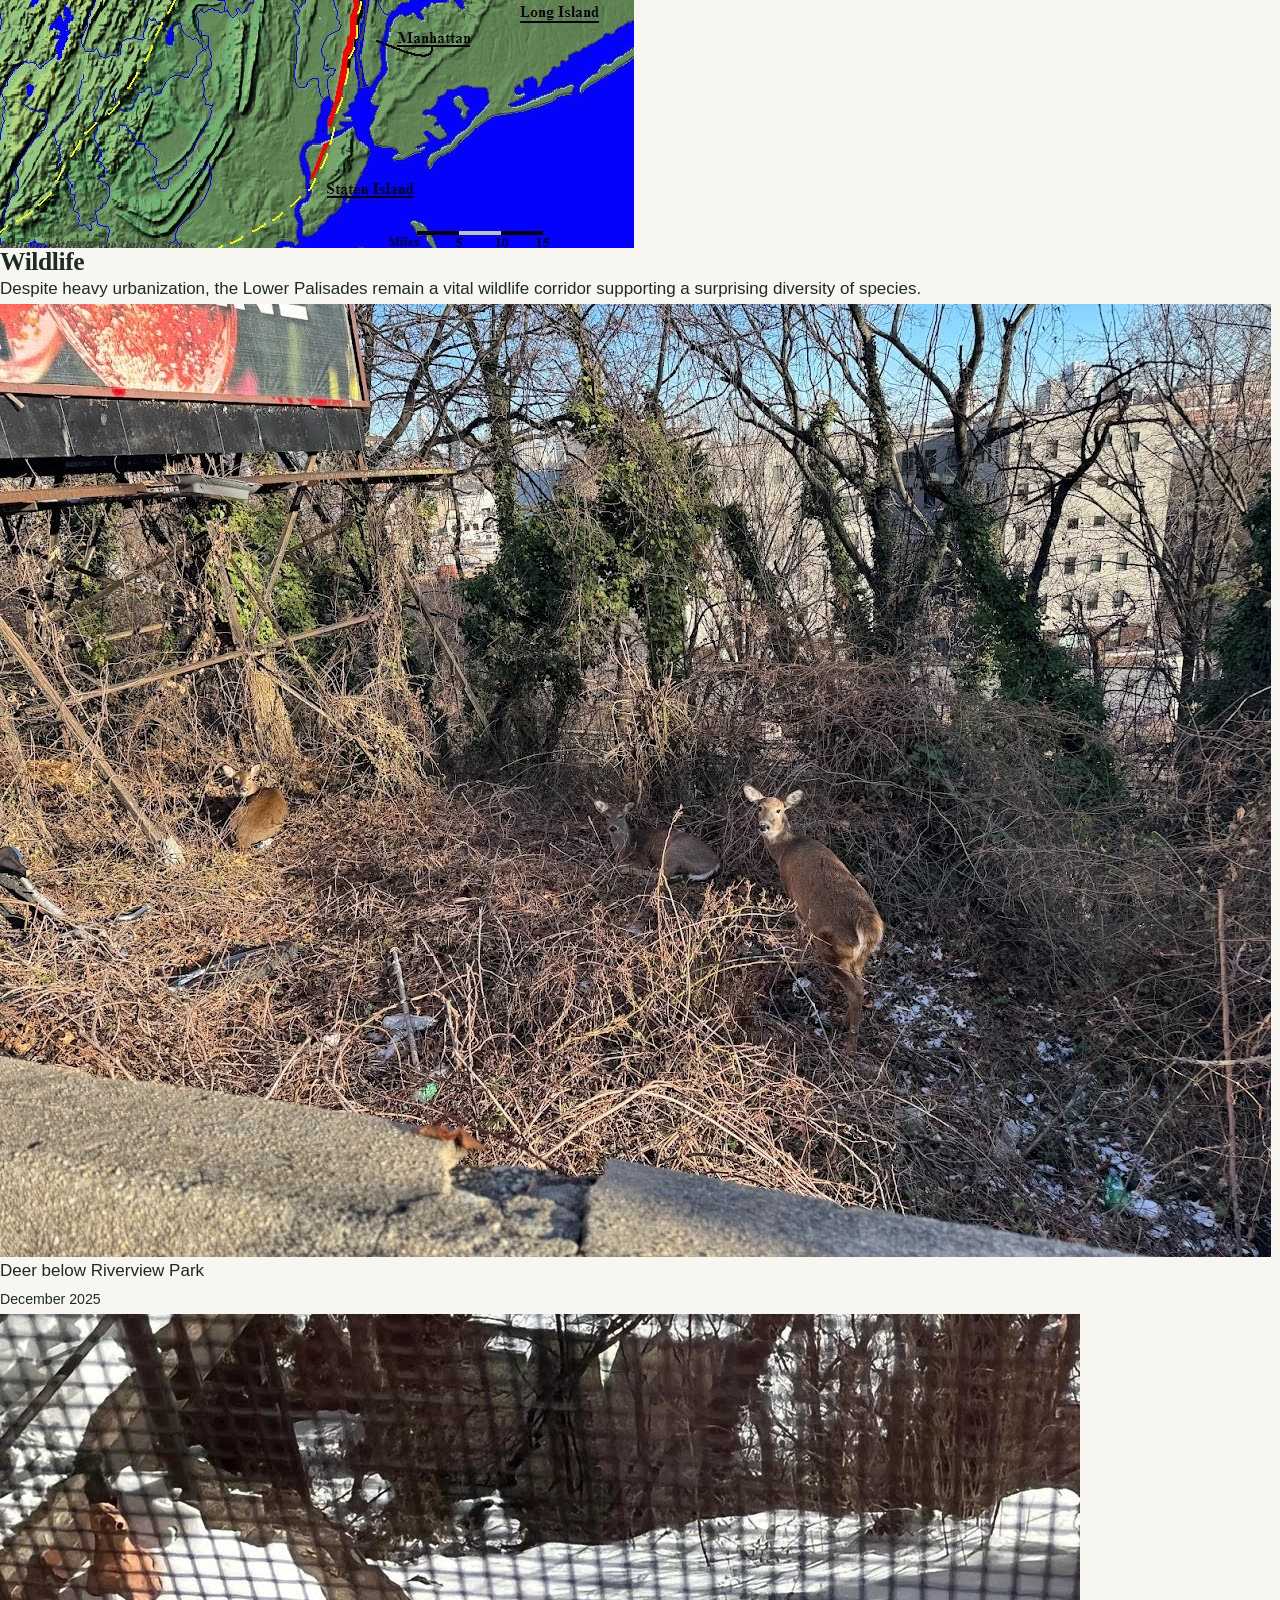
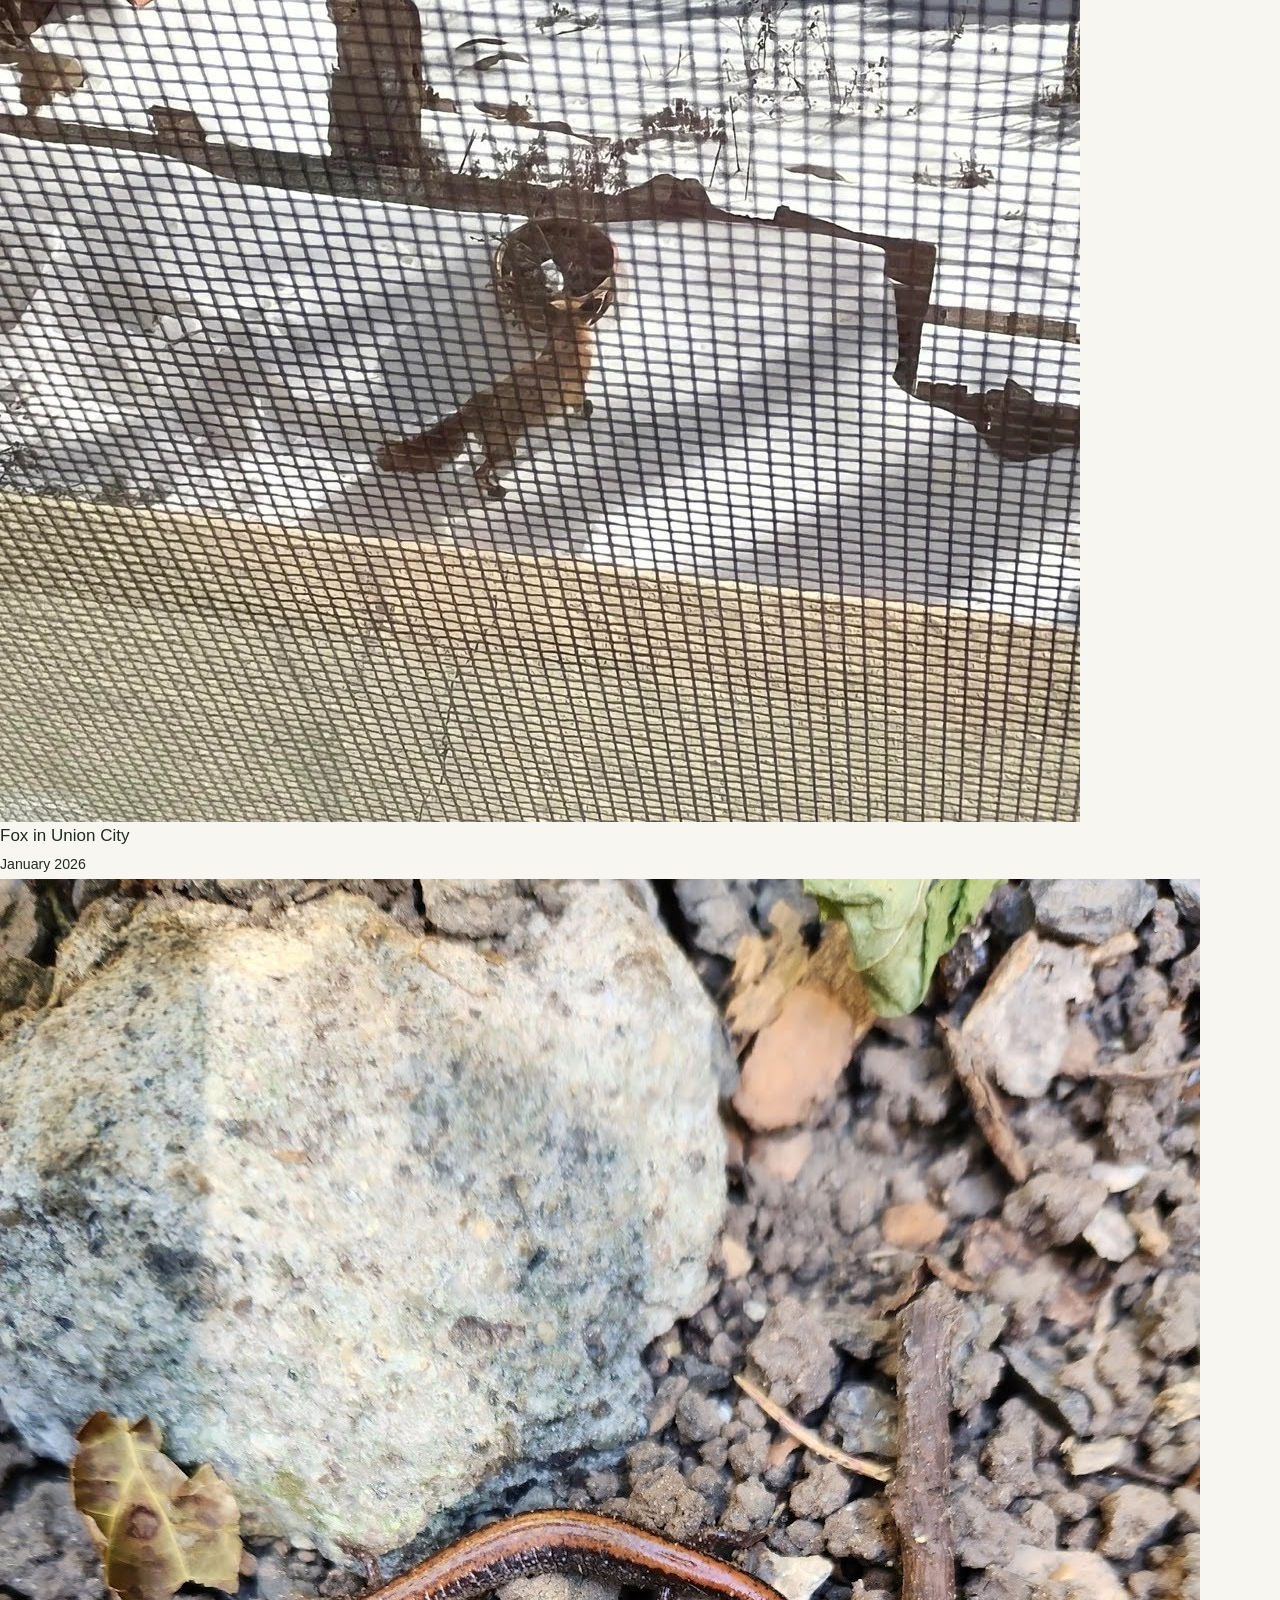
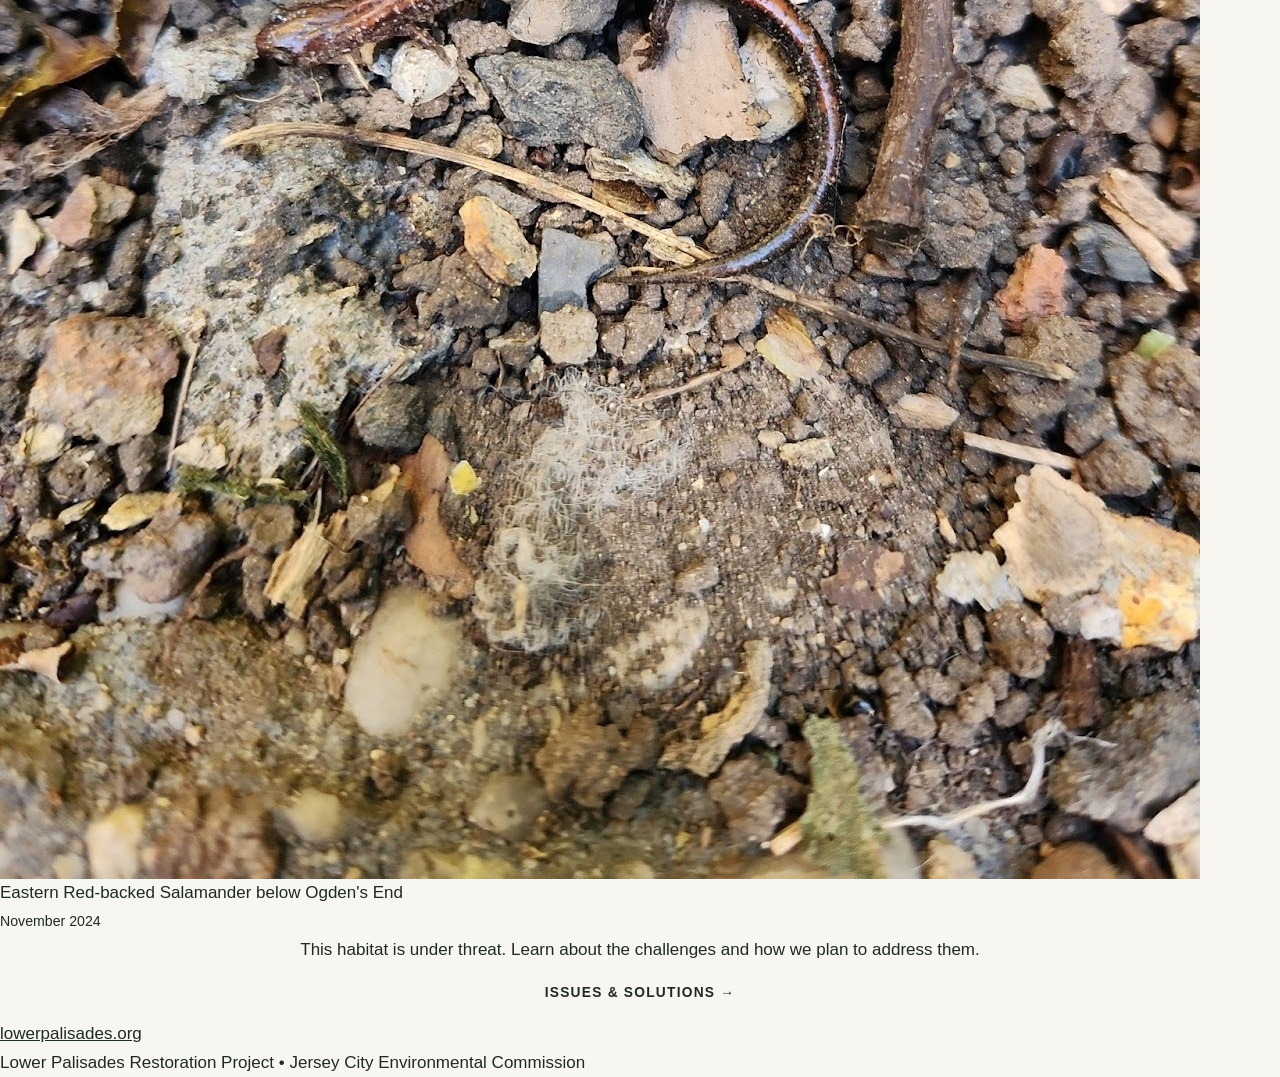
<file: area.html>
<!DOCTYPE html>
<html lang="en">
<head>
    <meta charset="UTF-8">
    <meta name="viewport" content="width=device-width, initial-scale=1.0">
    <title>The Area - Lower Palisades Restoration Project</title>
    <link rel="stylesheet" href="style.css">
</head>
<body>
    <nav>
        <div class="nav-container">
            <a href="index.html" class="nav-brand">
                <img src="images/logo.svg" alt="Lower Palisades Restoration Project" class="nav-logo">
            </a>
            <button class="nav-toggle" aria-label="Toggle navigation">
                <span></span>
                <span></span>
                <span></span>
            </button>
            <ul class="nav-links">
                <li><a href="history.html">History</a></li>
                <li><a href="area.html" class="active">The Area</a></li>
                <li><a href="issues.html">Issues &amp; Solutions</a></li>
                <li><a href="events.html">Events</a></li>
                <li><a href="about.html">About</a></li>
            </ul>
        </div>
    </nav>

    <header class="page-header">
        <h1>The Lower Palisades</h1>
    </header>

    <section class="section">
        <div class="container two-col reverse">
            <div class="col-text">
                <h2>Beyond the Interstate Park</h2>
                <p><strong>More than the Palisades Interstate Park.</strong> The 12-mile section of the cliffs contained in the Palisades Interstate Park is roughly in the middle of the entire ridgeline. The <a href="https://en.wikipedia.org/wiki/Palisades_Sill">Palisades Sill</a> spans more than 40 miles, from Staten Island to Haverstraw, New York.</p>
                <p><strong>400 acres across Hudson and Bergen Counties.</strong> The "Lower Palisades" area starts a half mile South of the George Washington Bridge and goes all way to Jersey City. This is a vital wildlife corridor where very little natural area still exists. This area also contributes significantly to the tree canopy in this dense urban area. There is currently no environmental management. This area is cut up into a mix small private and municipal lots.</p>
                <p><strong>100 acres in Jersey City alone.</strong> The Heights contains the majority of Palisades ridgeline natural areas. There are also natural areas on the western side of the Heights near 1&amp;9.</p>
            </div>
            <div class="col-image">
                <img src="images/lower-palisades-map.jpg" alt="Map of the Lower Palisades area">
            </div>
        </div>
    </section>

    <section class="section section-dark">
        <div class="container">
            <h2>Wildlife</h2>
            <p class="section-intro">Despite heavy urbanization, the Lower Palisades remain a vital wildlife corridor supporting a surprising diversity of species.</p>
            <div class="gallery">
                <div class="gallery-item">
                    <img src="images/deer.jpg" alt="Deer below Riverview Park">
                    <p class="caption">Deer below Riverview Park<br><small>December 2025</small></p>
                </div>
                <div class="gallery-item">
                    <img src="images/fox.jpg" alt="Fox in Union City">
                    <p class="caption">Fox in Union City<br><small>January 2026</small></p>
                </div>
                <div class="gallery-item">
                    <img src="images/salamander.jpg" alt="Eastern Red-backed Salamander">
                    <p class="caption">Eastern Red-backed Salamander below Ogden's End<br><small>November 2024</small></p>
                </div>
            </div>
        </div>
    </section>

    <section class="section section-green">
        <div class="container" style="text-align: center;">
            <p class="lead-text">This habitat is under threat. Learn about the challenges and how we plan to address them.</p>
            <a href="issues.html" class="btn">Issues &amp; Solutions &rarr;</a>
        </div>
    </section>

    <footer>
        <div class="container">
            <p><a href="https://lowerpalisades.org">lowerpalisades.org</a></p>
            <p class="footer-note">Lower Palisades Restoration Project &bull; Jersey City Environmental Commission</p>
        </div>
    </footer>
    <script src="nav.js"></script>
</body>
</html>
</file>
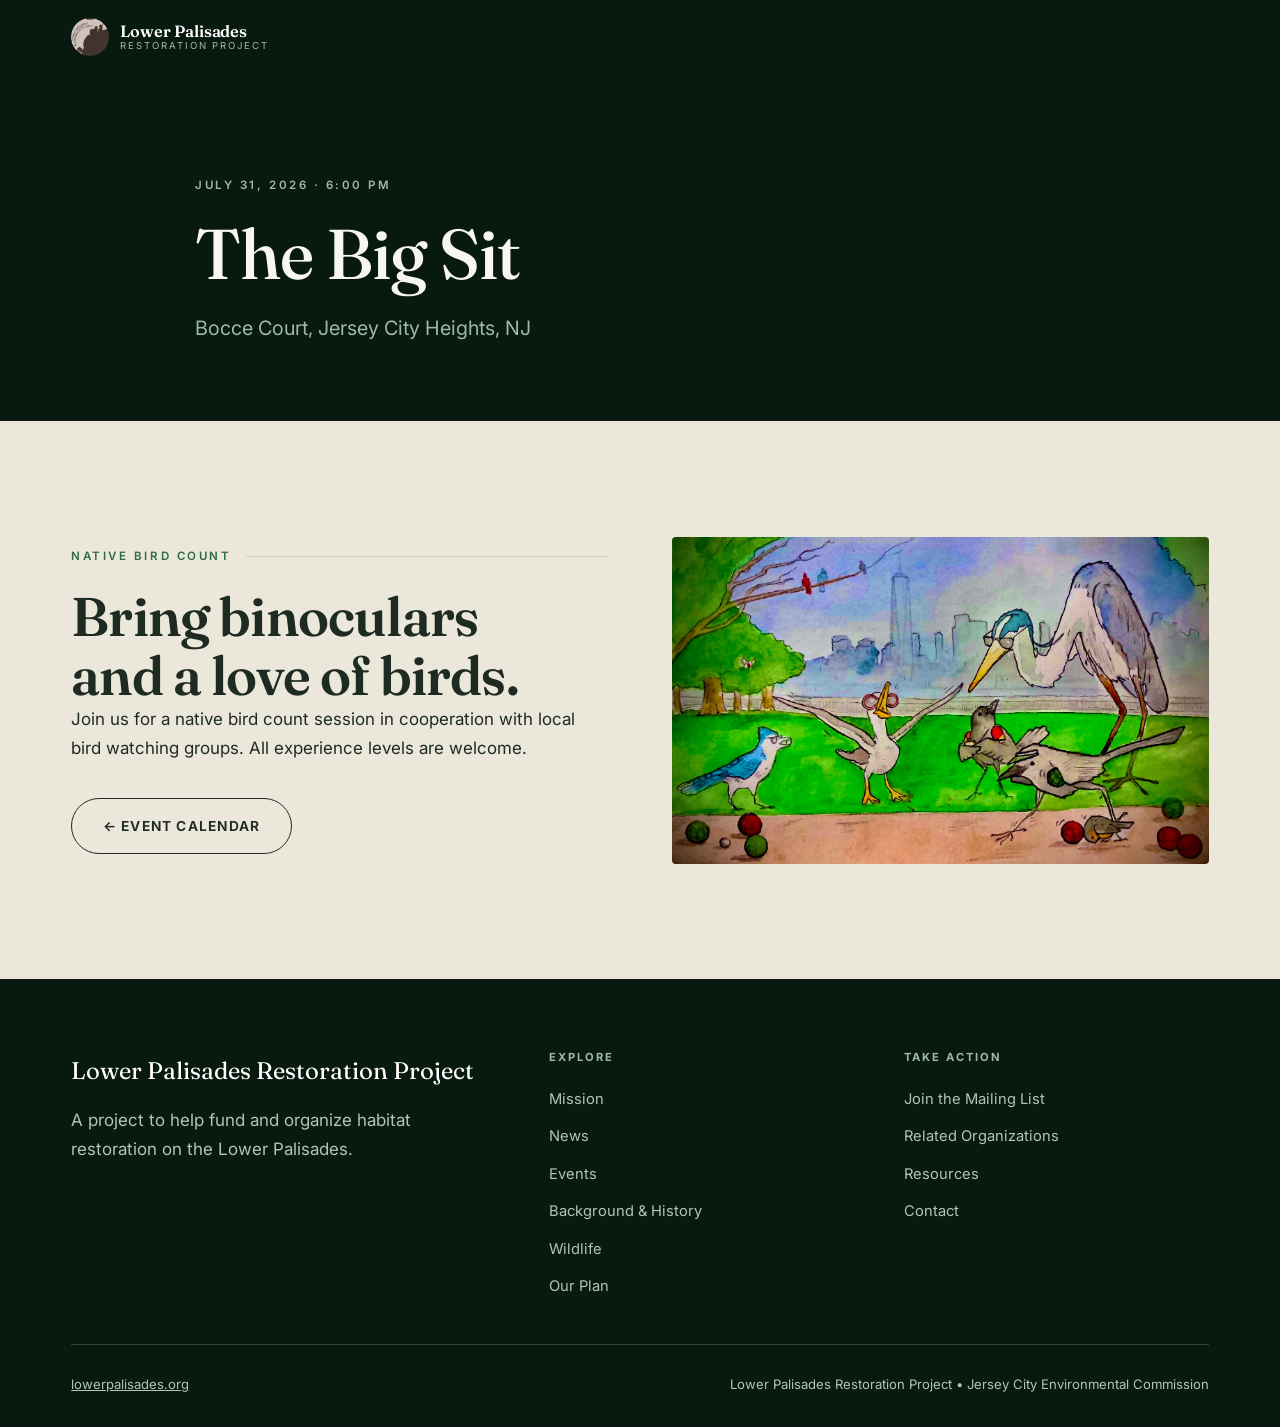
<file: big-sit.html>
<!DOCTYPE html>
<html lang="en">
<head>
    <meta charset="UTF-8">
    <meta name="viewport" content="width=device-width, initial-scale=1.0">
    <title>The Big Sit &mdash; Lower Palisades Restoration Project</title>
    <meta name="description" content="The Big Sit native bird count at the Jersey City Heights bocce court.">
    <link rel="stylesheet" href="style.css">
    <link rel="preconnect" href="https://fonts.googleapis.com">
    <link rel="preconnect" href="https://fonts.gstatic.com" crossorigin>
    <link href="https://fonts.googleapis.com/css2?family=Fraunces:ital,opsz,wght@0,9..144,400..700;1,9..144,400..600&family=Inter:wght@400;500;600;700&display=swap" rel="stylesheet">
</head>
<body>

<header class="masthead" id="masthead">
    <div class="masthead-inner">
        <a href="index.html" class="brand">
            <img src="images/lower-palisades-logo.png" alt="">
            <span class="brand-text">
                <span class="brand-name">Lower Palisades</span>
                <span class="brand-sub">Restoration Project</span>
            </span>
        </a>

    </div>
</header>

<main>
    <section class="page-hero">
        <div class="shell">
            <p class="eyebrow">July 31, 2026 &middot; 6:00 PM</p>
            <h1 class="page-title">The Big Sit</h1>
            <p class="page-lede">Bocce Court, Jersey City Heights, NJ</p>
        </div>
    </section>

    <section class="band band--bone">
        <div class="shell reveal">
            <div class="split">
                <div class="split-text">
                    <p class="eyebrow">Native bird count</p>
                    <h2 class="band-title">Bring binoculars and a love of birds.</h2>
                    <p>Join us for a native bird count session in cooperation with local bird watching groups. All experience levels are welcome.</p>
                    <div class="btn-row">
                        <a href="events.html" class="btn btn--ghost">&larr; Event Calendar</a>
                    </div>
                </div>
                <div class="split-media">
                    <img src="images/birds-bocce-illustration.jpg" alt="Illustration of birds gathered at the bocce court">
                </div>
            </div>
        </div>
    </section>
</main>

<footer class="site-footer">
    <div class="shell">
        <div class="footer-top">
            <div class="footer-intro">
                <p class="footer-mark">Lower Palisades Restoration Project</p>
                <p>A project to help fund and organize habitat restoration on the Lower Palisades.</p>
            </div>
            <div class="footer-col">
                <h4>Explore</h4>
                <ul>
                    <li><a href="index.html#mission">Mission</a></li>
                    <li><a href="index.html#news">News</a></li>
                    <li><a href="events.html">Events</a></li>
                    <li><a href="history.html">Background &amp; History</a></li>
                    <li><a href="wildlife.html">Wildlife</a></li>
                    <li><a href="plan.html">Our Plan</a></li>
                </ul>
            </div>
            <div class="footer-col">
                <h4>Take Action</h4>
                <ul>
                    <li><a href="index.html#join">Join the Mailing List</a></li>
                    <li><a href="plan.html#organizations">Related Organizations</a></li>
                    <li><a href="resources.html">Resources</a></li>
                    <li><a href="contact.html">Contact</a></li>
                </ul>
            </div>
        </div>
        <div class="footer-bottom">
            <p><a href="https://lowerpalisades.org">lowerpalisades.org</a></p>
            <p>Lower Palisades Restoration Project &bull; Jersey City Environmental Commission</p>
        </div>
    </div>
</footer>

<script src="nav.js"></script>
</body>
</html>
</file>
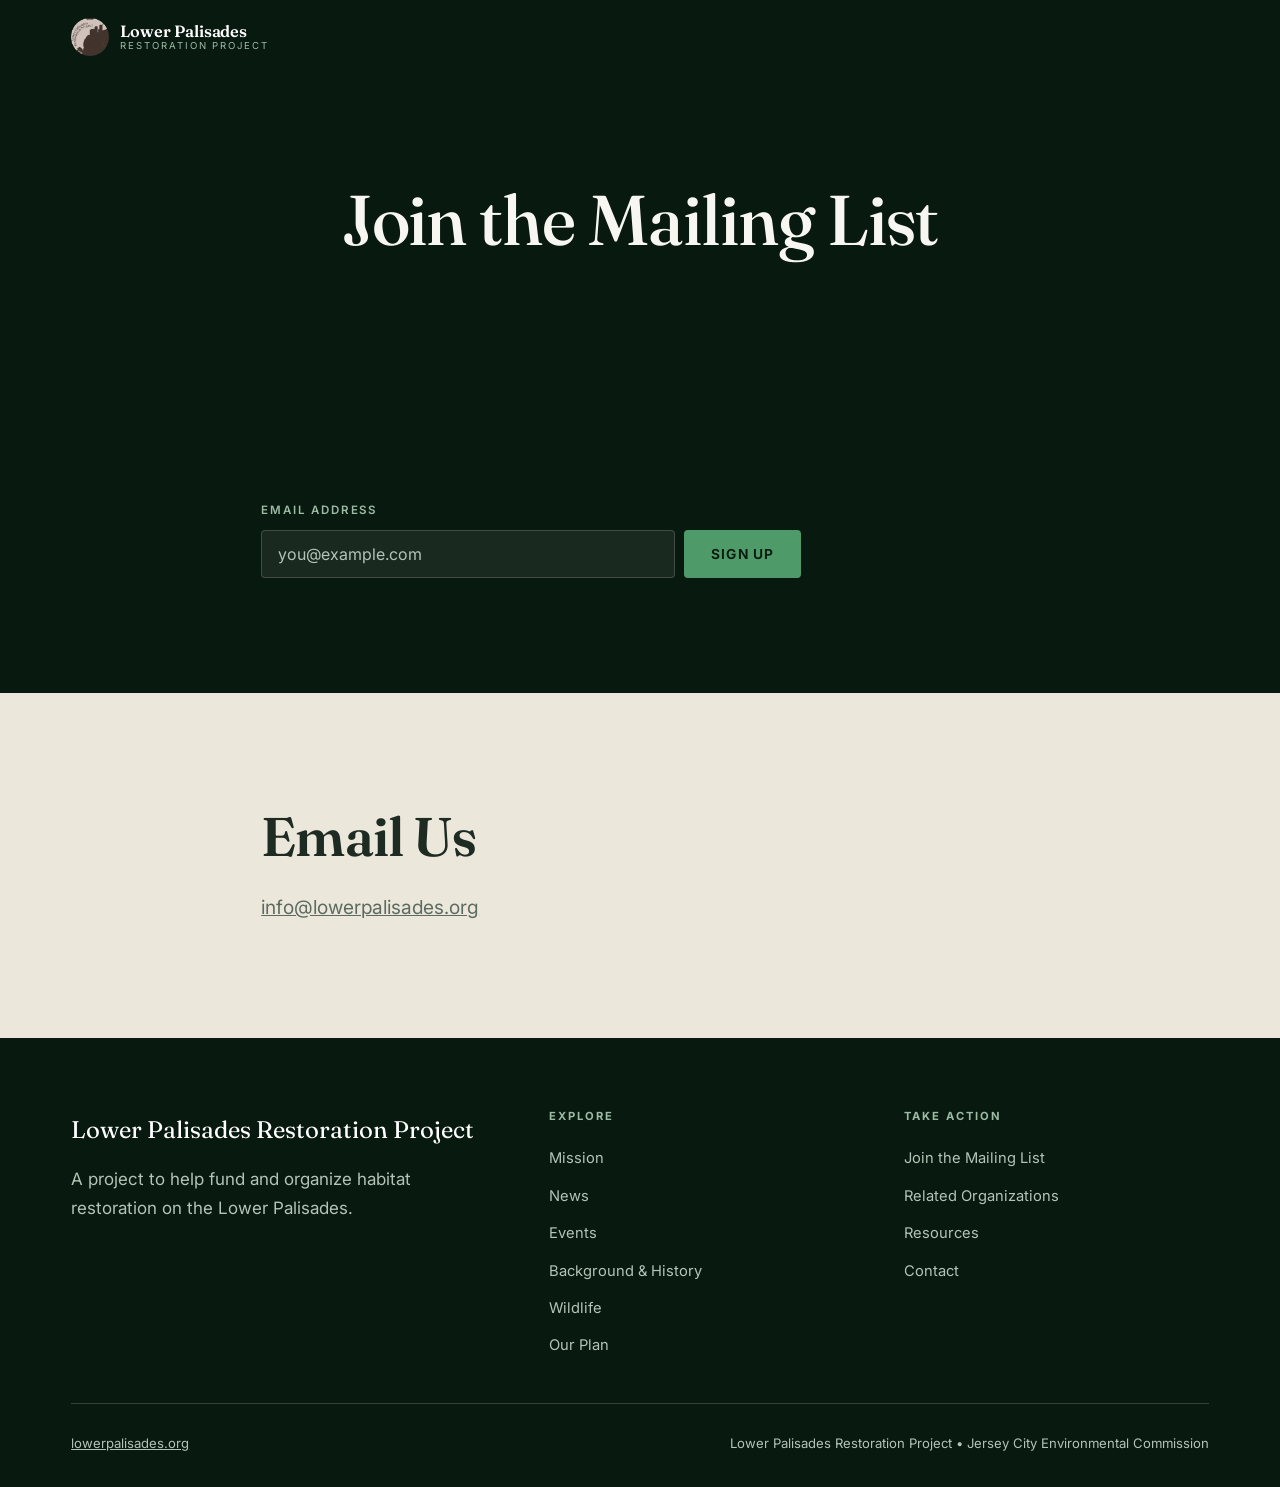
<file: contact.html>
<!DOCTYPE html>
<html lang="en">
<head>
    <meta charset="UTF-8">
    <meta name="viewport" content="width=device-width, initial-scale=1.0">
    <title>Join the Mailing List &mdash; Lower Palisades Restoration Project</title>
    <meta name="description" content="Join the Lower Palisades Restoration Project mailing list or contact us by email.">
    <link rel="stylesheet" href="style.css">
    <link rel="preconnect" href="https://fonts.googleapis.com">
    <link rel="preconnect" href="https://fonts.gstatic.com" crossorigin>
    <link href="https://fonts.googleapis.com/css2?family=Fraunces:ital,opsz,wght@0,9..144,400..700;1,9..144,400..600&family=Inter:wght@400;500;600;700&display=swap" rel="stylesheet">
</head>
<body>

<header class="masthead" id="masthead">
    <div class="masthead-inner">
        <a href="index.html" class="brand">
            <img src="images/lower-palisades-logo.png" alt="">
            <span class="brand-text">
                <span class="brand-name">Lower Palisades</span>
                <span class="brand-sub">Restoration Project</span>
            </span>
        </a>

    </div>
</header>

<main>
    <section class="page-hero page-hero--centered">
        <div class="shell">
            <h1 class="page-title">Join the Mailing List</h1>
        </div>
    </section>

    <section class="band band--ink">
        <div class="shell shell-narrow reveal">
            <form class="signup" action="https://lowerpalisades.us2.list-manage.com/subscribe/post?u=3729a6281c1b321b8a97585e9&amp;id=2f850af46c&amp;f_id=00a8c2e1f0" method="post" target="_blank">
                <label class="signup-label" for="contact-signup-email">Email address</label>
                <div class="signup-row">
                    <input type="email" id="contact-signup-email" name="EMAIL" placeholder="you@example.com" required>
                    <div class="hp" aria-hidden="true"><input type="text" name="b_3729a6281c1b321b8a97585e9_2f850af46c" tabindex="-1" value=""></div>
                    <button type="submit" class="btn btn--leaf">Sign Up</button>
                </div>
            </form>
        </div>
    </section>

    <section class="band band--bone">
        <div class="shell shell-narrow reveal">
            <h2 class="band-title">Email Us</h2>
            <p class="band-intro"><a href="mailto:info@lowerpalisades.org">info@lowerpalisades.org</a></p>
        </div>
    </section>
</main>

<footer class="site-footer">
    <div class="shell">
        <div class="footer-top">
            <div class="footer-intro">
                <p class="footer-mark">Lower Palisades Restoration Project</p>
                <p>A project to help fund and organize habitat restoration on the Lower Palisades.</p>
            </div>
            <div class="footer-col">
                <h4>Explore</h4>
                <ul>
                    <li><a href="index.html#mission">Mission</a></li>
                    <li><a href="index.html#news">News</a></li>
                    <li><a href="events.html">Events</a></li>
                    <li><a href="history.html">Background &amp; History</a></li>
                    <li><a href="wildlife.html">Wildlife</a></li>
                    <li><a href="plan.html">Our Plan</a></li>
                </ul>
            </div>
            <div class="footer-col">
                <h4>Take Action</h4>
                <ul>
                    <li><a href="index.html#join">Join the Mailing List</a></li>
                    <li><a href="plan.html#organizations">Related Organizations</a></li>
                    <li><a href="resources.html">Resources</a></li>
                    <li><a href="contact.html">Contact</a></li>
                </ul>
            </div>
        </div>
        <div class="footer-bottom">
            <p><a href="https://lowerpalisades.org">lowerpalisades.org</a></p>
            <p>Lower Palisades Restoration Project &bull; Jersey City Environmental Commission</p>
        </div>
    </div>
</footer>

<script src="nav.js"></script>
</body>
</html>
</file>
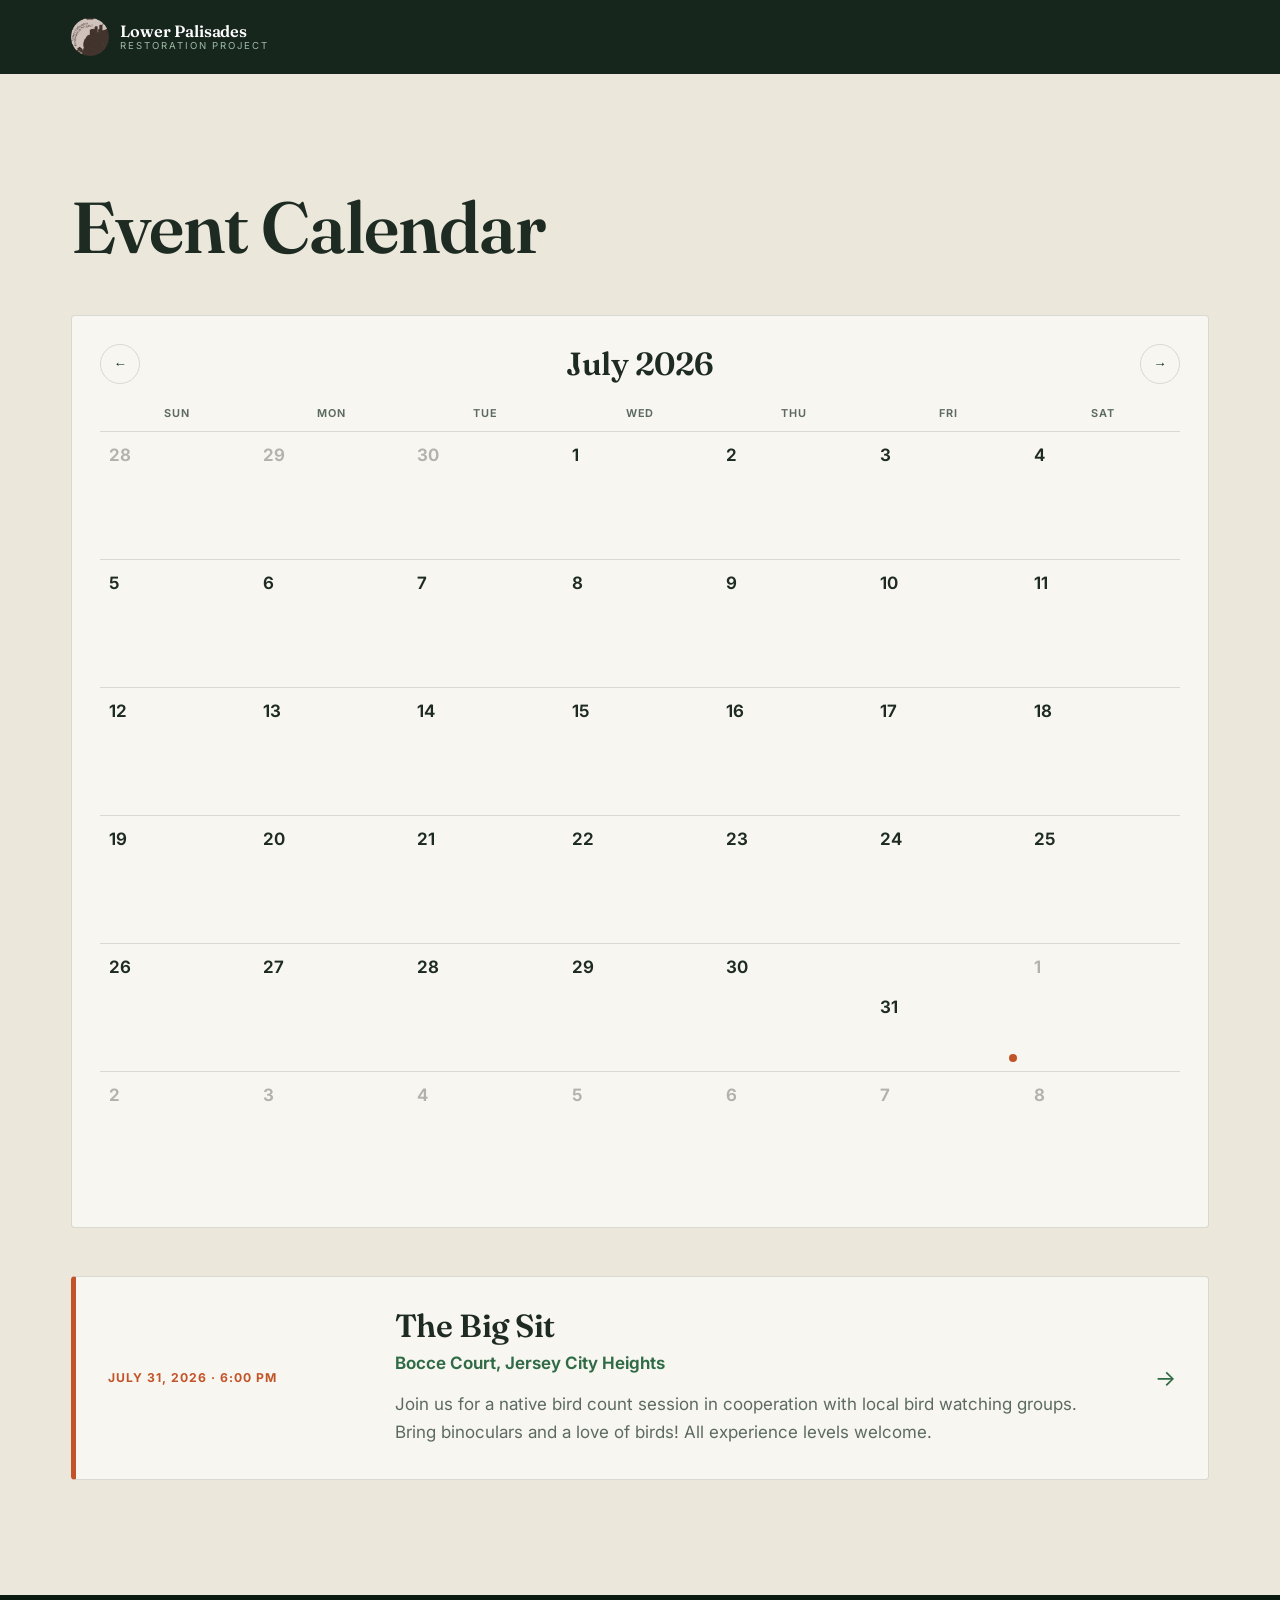
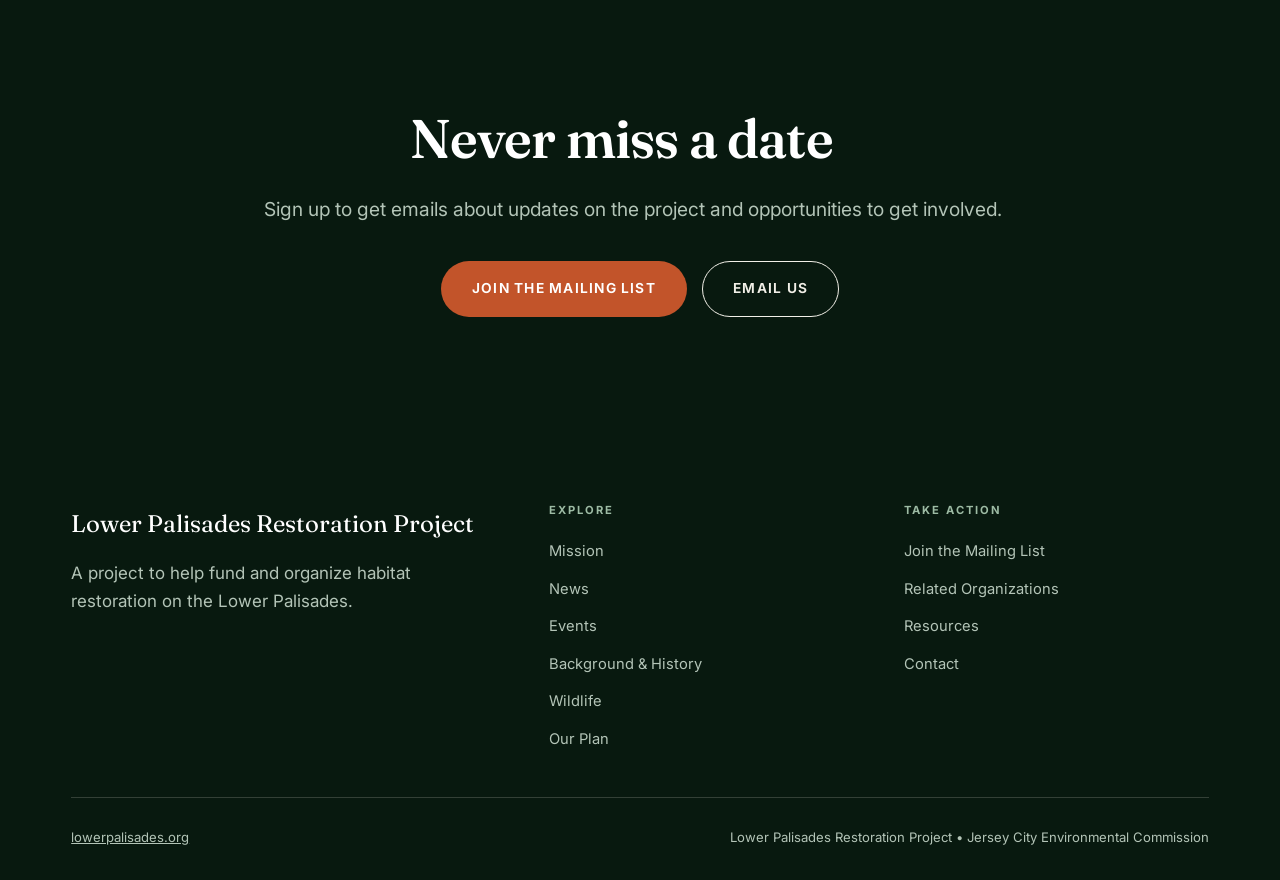
<file: events.html>
<!DOCTYPE html>
<html lang="en">
<head>
    <meta charset="UTF-8">
    <meta name="viewport" content="width=device-width, initial-scale=1.0">
    <title>Event Calendar &mdash; Lower Palisades Restoration Project</title>
    <meta name="description" content="Upcoming events, walks and volunteer days on the Lower Palisades.">
    <link rel="stylesheet" href="style.css">
    <link rel="preconnect" href="https://fonts.googleapis.com">
    <link rel="preconnect" href="https://fonts.gstatic.com" crossorigin>
    <link href="https://fonts.googleapis.com/css2?family=Fraunces:ital,opsz,wght@0,9..144,400..700;1,9..144,400..600&family=Inter:wght@400;500;600;700&display=swap" rel="stylesheet">
</head>
<body class="masthead-solid">

<!-- ====================== MASTHEAD ====================== -->
<header class="masthead" id="masthead">
    <div class="masthead-inner">
        <a href="index.html" class="brand">
            <img src="images/lower-palisades-logo.png" alt="">
            <span class="brand-text">
                <span class="brand-name">Lower Palisades</span>
                <span class="brand-sub">Restoration Project</span>
            </span>
        </a>

    </div>
</header>

<!-- ====================== CALENDAR ====================== -->
<main class="events-page">
<section class="band band--bone">
    <div class="shell reveal">
        <h1 class="events-title">Event Calendar</h1>
        <div class="calendar-layout" data-event-calendar>
            <div class="calendar">
                <div class="calendar-header">
                    <button class="calendar-nav" type="button" data-calendar-prev aria-label="Previous month">&larr;</button>
                    <h2 class="calendar-month" data-calendar-month></h2>
                    <button class="calendar-nav" type="button" data-calendar-next aria-label="Next month">&rarr;</button>
                </div>
                <div class="calendar-weekdays" aria-hidden="true">
                    <span>Sun</span>
                    <span>Mon</span>
                    <span>Tue</span>
                    <span>Wed</span>
                    <span>Thu</span>
                    <span>Fri</span>
                    <span>Sat</span>
                </div>
                <div class="calendar-grid" data-calendar-grid></div>
            </div>

        </div>

        <div class="event-card-list">
        <a class="event event-card" id="event-big-sit" href="big-sit.html"
             data-event-start="2026-07-31T18:00:00-04:00"
             data-event-display="July 31, 2026 &middot; 6:00 PM"
             data-event-location="Bocce Court, Jersey City Heights"
             data-event-url="big-sit.html">
            <p class="event-card-date">July 31, 2026 &middot; 6:00 PM</p>
            <div>
                <h3>The Big Sit</h3>
                <p class="event-card-location">Bocce Court, Jersey City Heights</p>
                <p class="event-desc">Join us for a native bird count session in cooperation with local bird watching groups. Bring binoculars and a love of birds! All experience levels welcome.</p>
            </div>
            <span class="event-card-arrow">&rarr;</span>
        </a>
        </div>
    </div>
</section>
</main>

<!-- ====================== NEXT ====================== -->
<section class="band band--ink">
    <div class="shell shell-narrow reveal" style="text-align:center;">
        <h2 class="band-title">Never miss a date</h2>
        <p class="band-intro">Sign up to get emails about updates on the project and opportunities to get involved.</p>
        <div class="btn-row" style="justify-content:center;">
            <a href="index.html#join" class="btn btn--solid">Join the Mailing List</a>
            <a href="mailto:info@lowerpalisades.org" class="btn btn--ghost">Email Us</a>
        </div>
    </div>
</section>

<!-- ====================== FOOTER ====================== -->
<footer class="site-footer">
    <div class="shell">
        <div class="footer-top">
            <div class="footer-intro">
                <p class="footer-mark">Lower Palisades Restoration Project</p>
                <p>A project to help fund and organize habitat restoration on the Lower Palisades.</p>
            </div>
            <div class="footer-col">
                <h4>Explore</h4>
                <ul>
                    <li><a href="index.html#mission">Mission</a></li>
                    <li><a href="index.html#news">News</a></li>
                    <li><a href="events.html">Events</a></li>
                    <li><a href="history.html">Background &amp; History</a></li>
                    <li><a href="wildlife.html">Wildlife</a></li>
                    <li><a href="plan.html">Our Plan</a></li>
                </ul>
            </div>
            <div class="footer-col">
                <h4>Take Action</h4>
                <ul>
                    <li><a href="index.html#join">Join the Mailing List</a></li>
                    <li><a href="plan.html#organizations">Related Organizations</a></li>
                    <li><a href="resources.html">Resources</a></li>
                    <li><a href="contact.html">Contact</a></li>
                </ul>
            </div>
        </div>
        <div class="footer-bottom">
            <p><a href="https://lowerpalisades.org">lowerpalisades.org</a></p>
            <p>Lower Palisades Restoration Project &bull; Jersey City Environmental Commission</p>
        </div>
    </div>
</footer>

<script src="nav.js"></script>
</body>
</html>
</file>
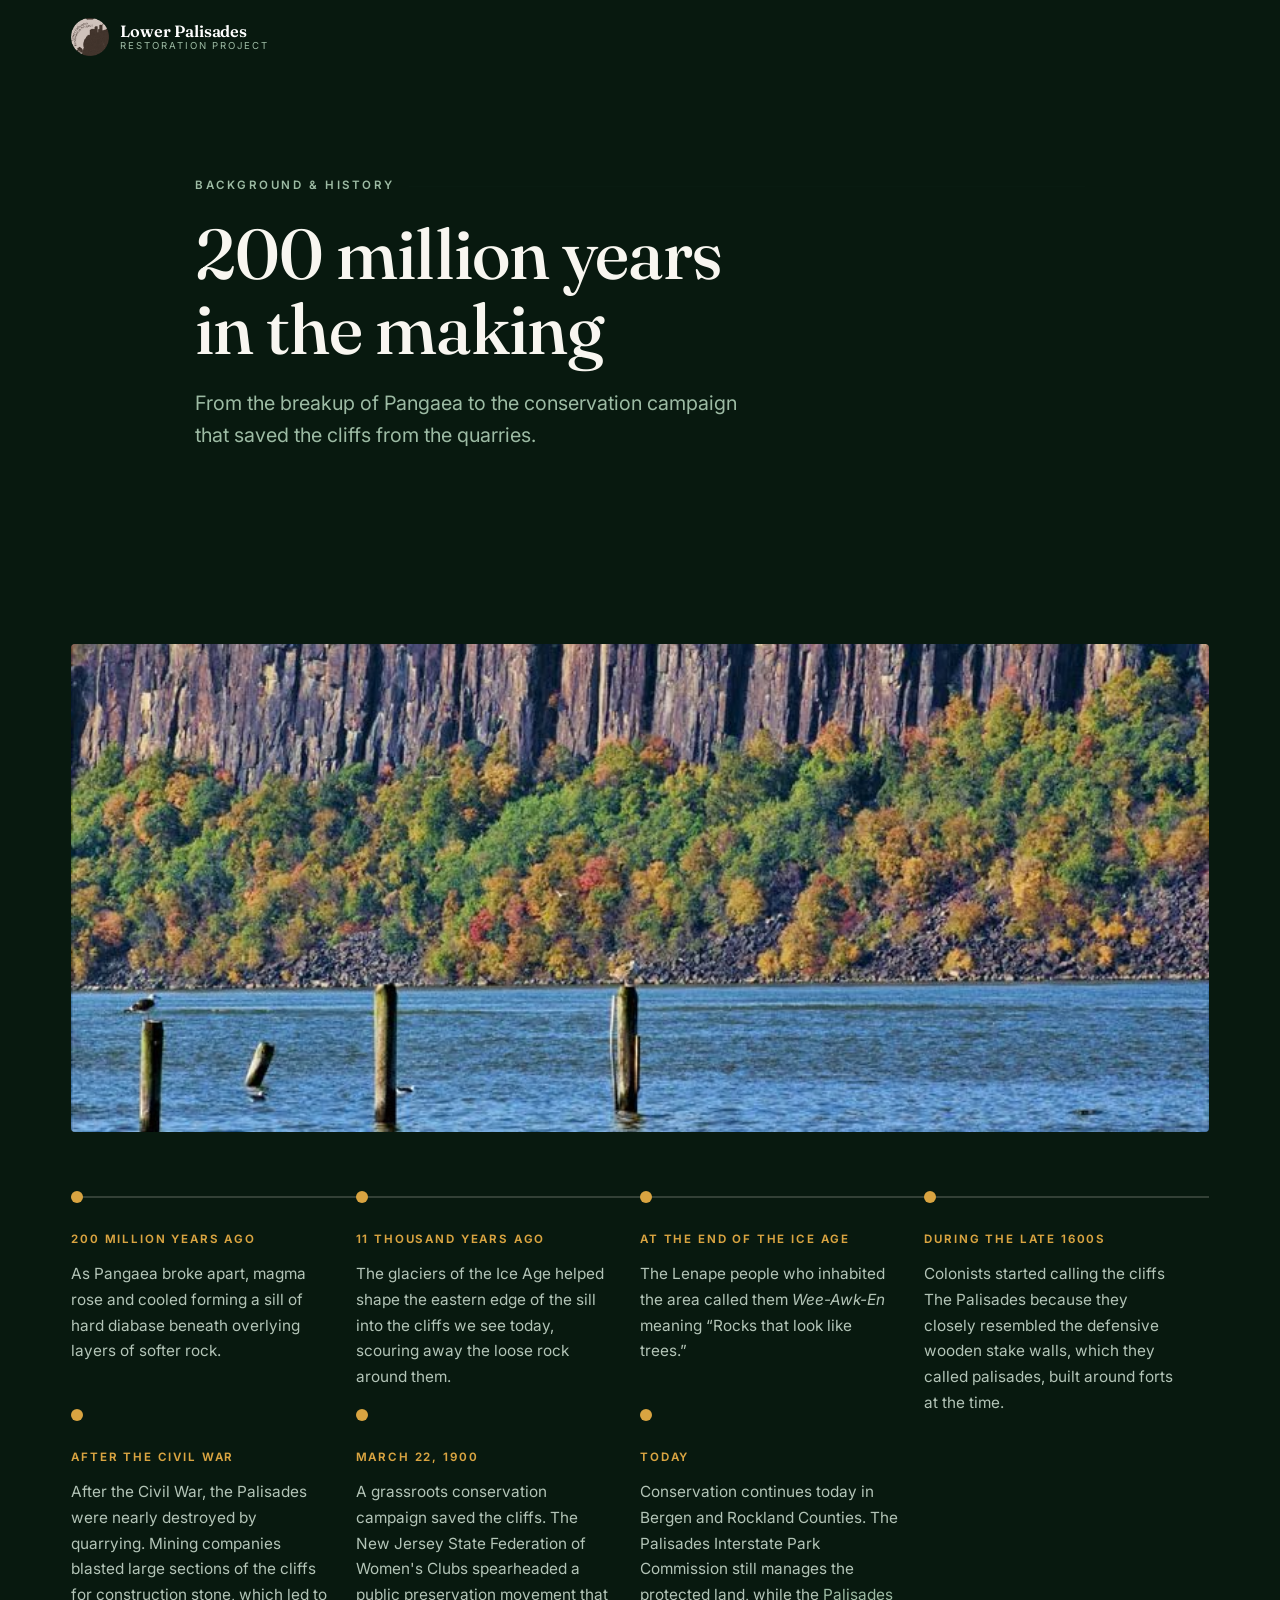
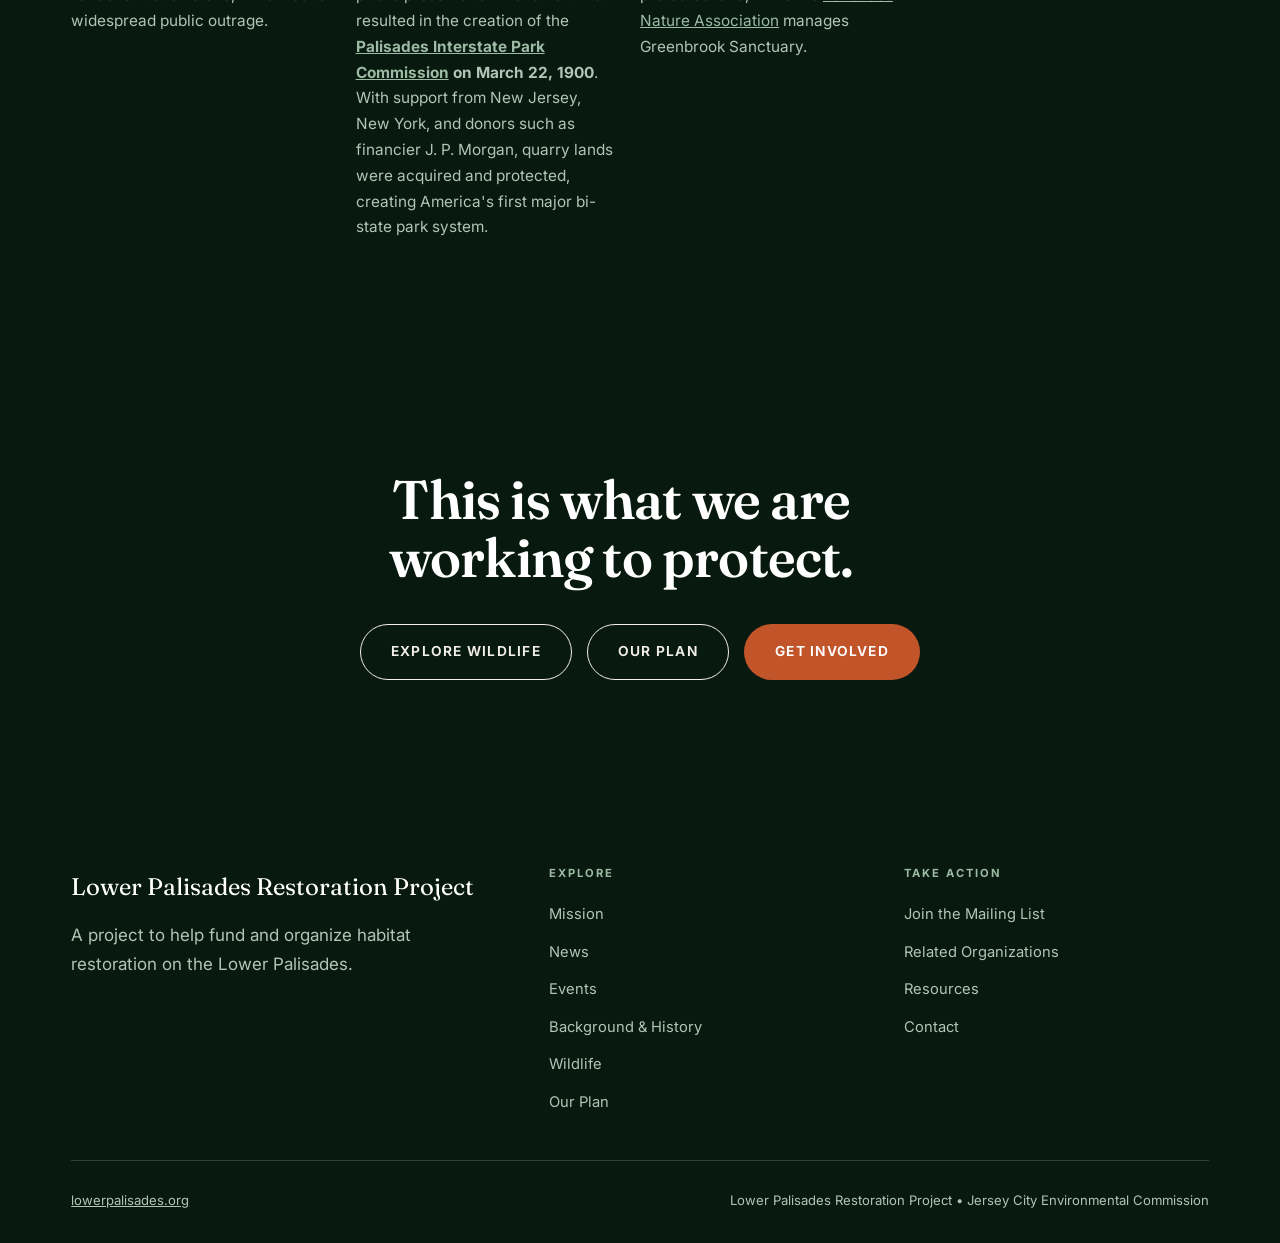
<file: history.html>
<!DOCTYPE html>
<html lang="en">
<head>
    <meta charset="UTF-8">
    <meta name="viewport" content="width=device-width, initial-scale=1.0">
    <title>Background &amp; History &mdash; Lower Palisades Restoration Project</title>
    <meta name="description" content="From the breakup of Pangaea to the conservation campaign that saved the cliffs from the quarries &mdash; the background and history of the Lower Palisades.">
    <link rel="stylesheet" href="style.css">
    <link rel="preconnect" href="https://fonts.googleapis.com">
    <link rel="preconnect" href="https://fonts.gstatic.com" crossorigin>
    <link href="https://fonts.googleapis.com/css2?family=Fraunces:ital,opsz,wght@0,9..144,400..700;1,9..144,400..600&family=Inter:wght@400;500;600;700&display=swap" rel="stylesheet">
</head>
<body>

<!-- ====================== MASTHEAD ====================== -->
<header class="masthead" id="masthead">
    <div class="masthead-inner">
        <a href="index.html" class="brand">
            <img src="images/lower-palisades-logo.png" alt="">
            <span class="brand-text">
                <span class="brand-name">Lower Palisades</span>
                <span class="brand-sub">Restoration Project</span>
            </span>
        </a>

    </div>
</header>

<!-- ====================== PAGE HEAD ====================== -->
<section class="page-hero">
    <div class="shell">
        <p class="eyebrow">Background &amp; History</p>
        <h1 class="page-title">200 million years in the making</h1>
        <p class="page-lede">From the breakup of Pangaea to the conservation campaign that saved the cliffs from the quarries.</p>
    </div>
</section>

<!-- ====================== TIMELINE ====================== -->
<section class="band band--ink">
    <div class="shell reveal">
        <figure class="history-banner">
            <img src="images/palisades-history.jpg" alt="Historical image of the Palisades">
        </figure>

        <div class="timeline">
            <div class="timeline-item">
                <span class="timeline-date">200 Million Years Ago</span>
                <p>As Pangaea broke apart, magma rose and cooled forming a sill of hard diabase beneath overlying layers of softer rock.</p>
            </div>
            <div class="timeline-item">
                <span class="timeline-date">11 Thousand Years Ago</span>
                <p>The glaciers of the Ice Age helped shape the eastern edge of the sill into the cliffs we see today, scouring away the loose rock around them.</p>
            </div>
            <div class="timeline-item">
                <span class="timeline-date">At the End of the Ice Age</span>
                <p>The Lenape people who inhabited the area called them <em>Wee-Awk-En</em> meaning &ldquo;Rocks that look like trees.&rdquo;</p>
            </div>
            <div class="timeline-item">
                <span class="timeline-date">During the Late 1600s</span>
                <p>Colonists started calling the cliffs The Palisades because they closely resembled the defensive wooden stake walls, which they called palisades, built around forts at the time.</p>
            </div>
            <div class="timeline-item">
                <span class="timeline-date">After the Civil War</span>
                <p>After the Civil War, the Palisades were nearly destroyed by quarrying. Mining companies blasted large sections of the cliffs for construction stone, which led to widespread public outrage.</p>
            </div>
            <div class="timeline-item">
                <span class="timeline-date">March 22, 1900</span>
                <p>A grassroots conservation campaign saved the cliffs. The New Jersey State Federation of Women's Clubs spearheaded a public preservation movement that resulted in the creation of the <strong><a href="https://njpalisades.org/pipc/">Palisades Interstate Park Commission</a> on March 22, 1900</strong>. With support from New Jersey, New York, and donors such as financier J. P. Morgan, quarry lands were acquired and protected, creating America's first major bi-state park system.</p>
            </div>
            <div class="timeline-item">
                <span class="timeline-date">Today</span>
                <p>Conservation continues today in Bergen and Rockland Counties. The Palisades Interstate Park Commission still manages the protected land, while the <a href="https://www.greenbrooksanctuary.org/">Palisades Nature Association</a> manages Greenbrook Sanctuary.</p>
            </div>
        </div>
    </div>
</section>

<!-- ====================== NEXT ====================== -->
<section class="band band--ink">
    <div class="shell shell-narrow reveal" style="text-align:center;">
        <h2 class="band-title">This is what we are working to protect.</h2>
        <div class="btn-row" style="justify-content:center;">
            <a href="wildlife.html" class="btn btn--ghost">Explore Wildlife</a>
            <a href="plan.html" class="btn btn--ghost">Our Plan</a>
            <a href="contact.html" class="btn btn--solid">Get Involved</a>
        </div>
    </div>
</section>

<!-- ====================== FOOTER ====================== -->
<footer class="site-footer">
    <div class="shell">
        <div class="footer-top">
            <div class="footer-intro">
                <p class="footer-mark">Lower Palisades Restoration Project</p>
                <p>A project to help fund and organize habitat restoration on the Lower Palisades.</p>
            </div>
            <div class="footer-col">
                <h4>Explore</h4>
                <ul>
                    <li><a href="index.html#mission">Mission</a></li>
                    <li><a href="index.html#news">News</a></li>
                    <li><a href="events.html">Events</a></li>
                    <li><a href="history.html">Background &amp; History</a></li>
                    <li><a href="wildlife.html">Wildlife</a></li>
                    <li><a href="plan.html">Our Plan</a></li>
                </ul>
            </div>
            <div class="footer-col">
                <h4>Take Action</h4>
                <ul>
                    <li><a href="index.html#join">Join the Mailing List</a></li>
                    <li><a href="plan.html#organizations">Related Organizations</a></li>
                    <li><a href="resources.html">Resources</a></li>
                    <li><a href="contact.html">Contact</a></li>
                </ul>
            </div>
        </div>
        <div class="footer-bottom">
            <p><a href="https://lowerpalisades.org">lowerpalisades.org</a></p>
            <p>Lower Palisades Restoration Project &bull; Jersey City Environmental Commission</p>
        </div>
    </div>
</footer>

<script src="nav.js"></script>
</body>
</html>
</file>
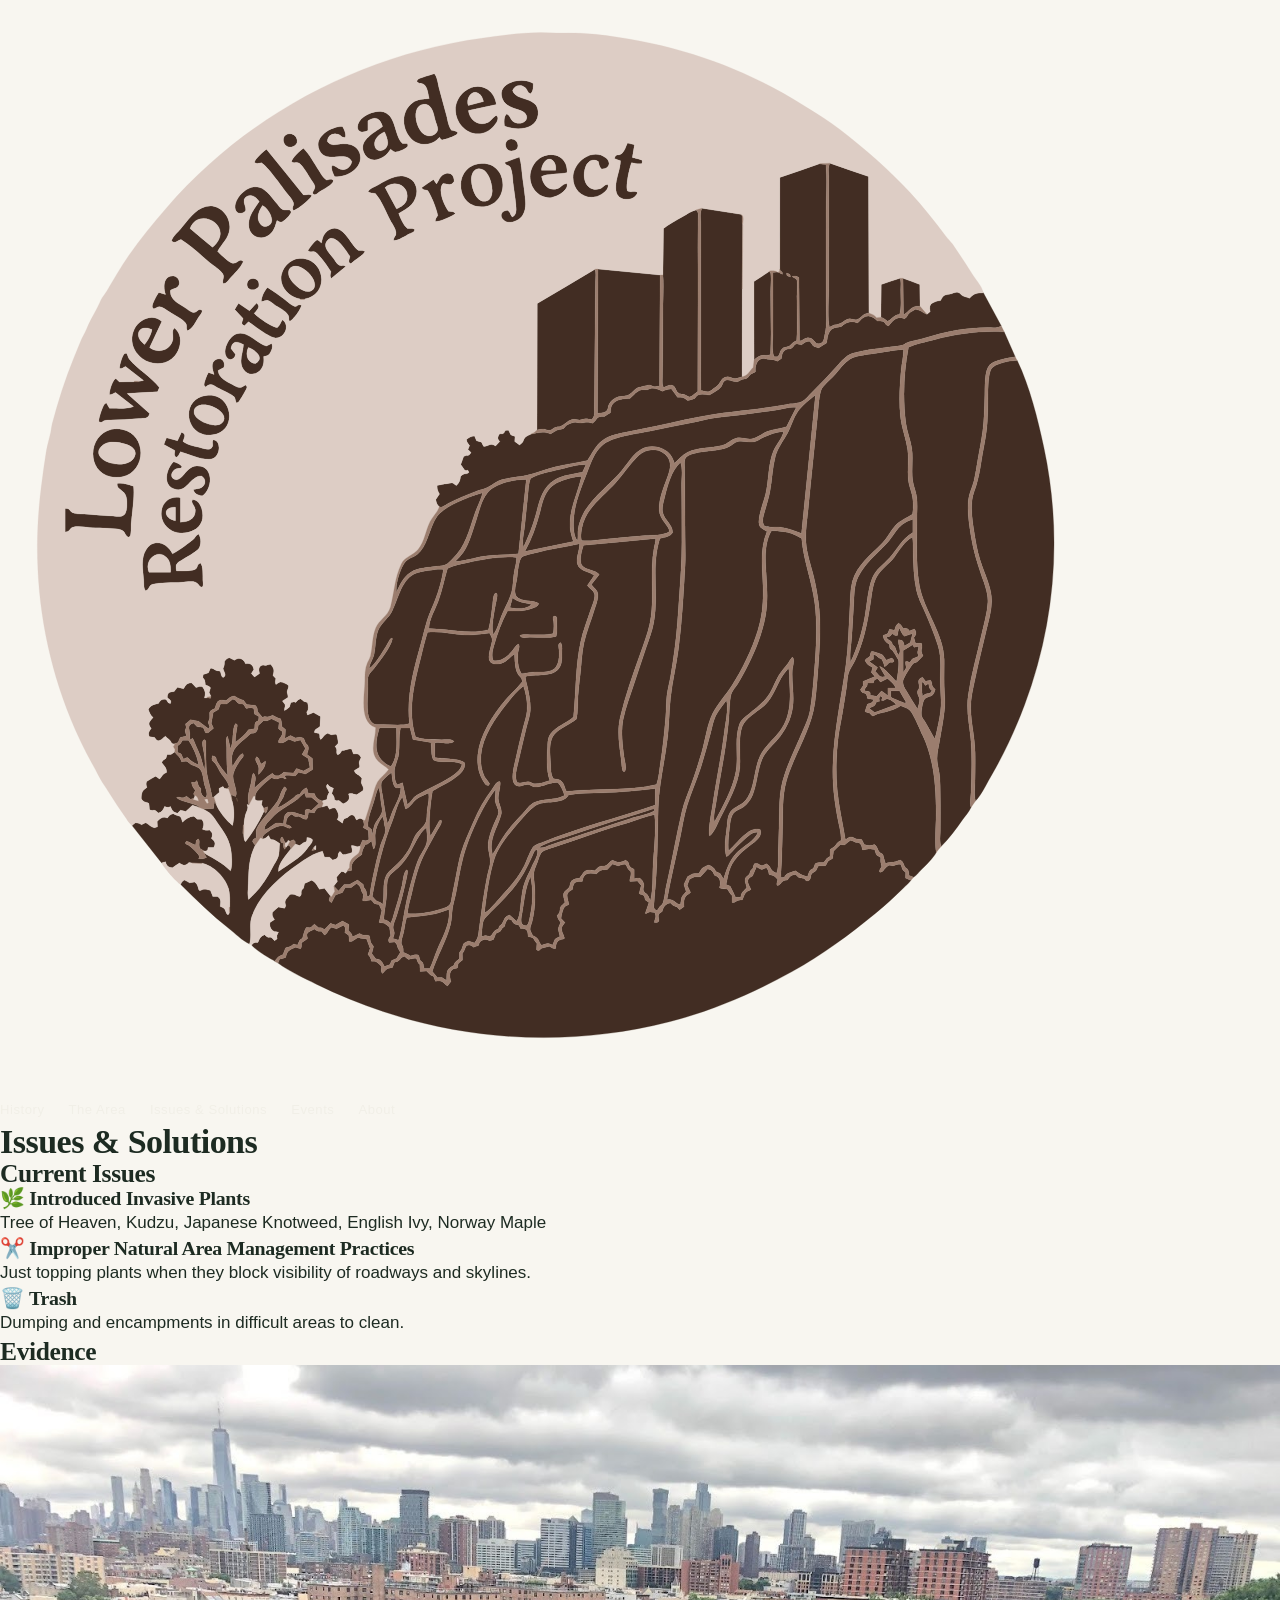
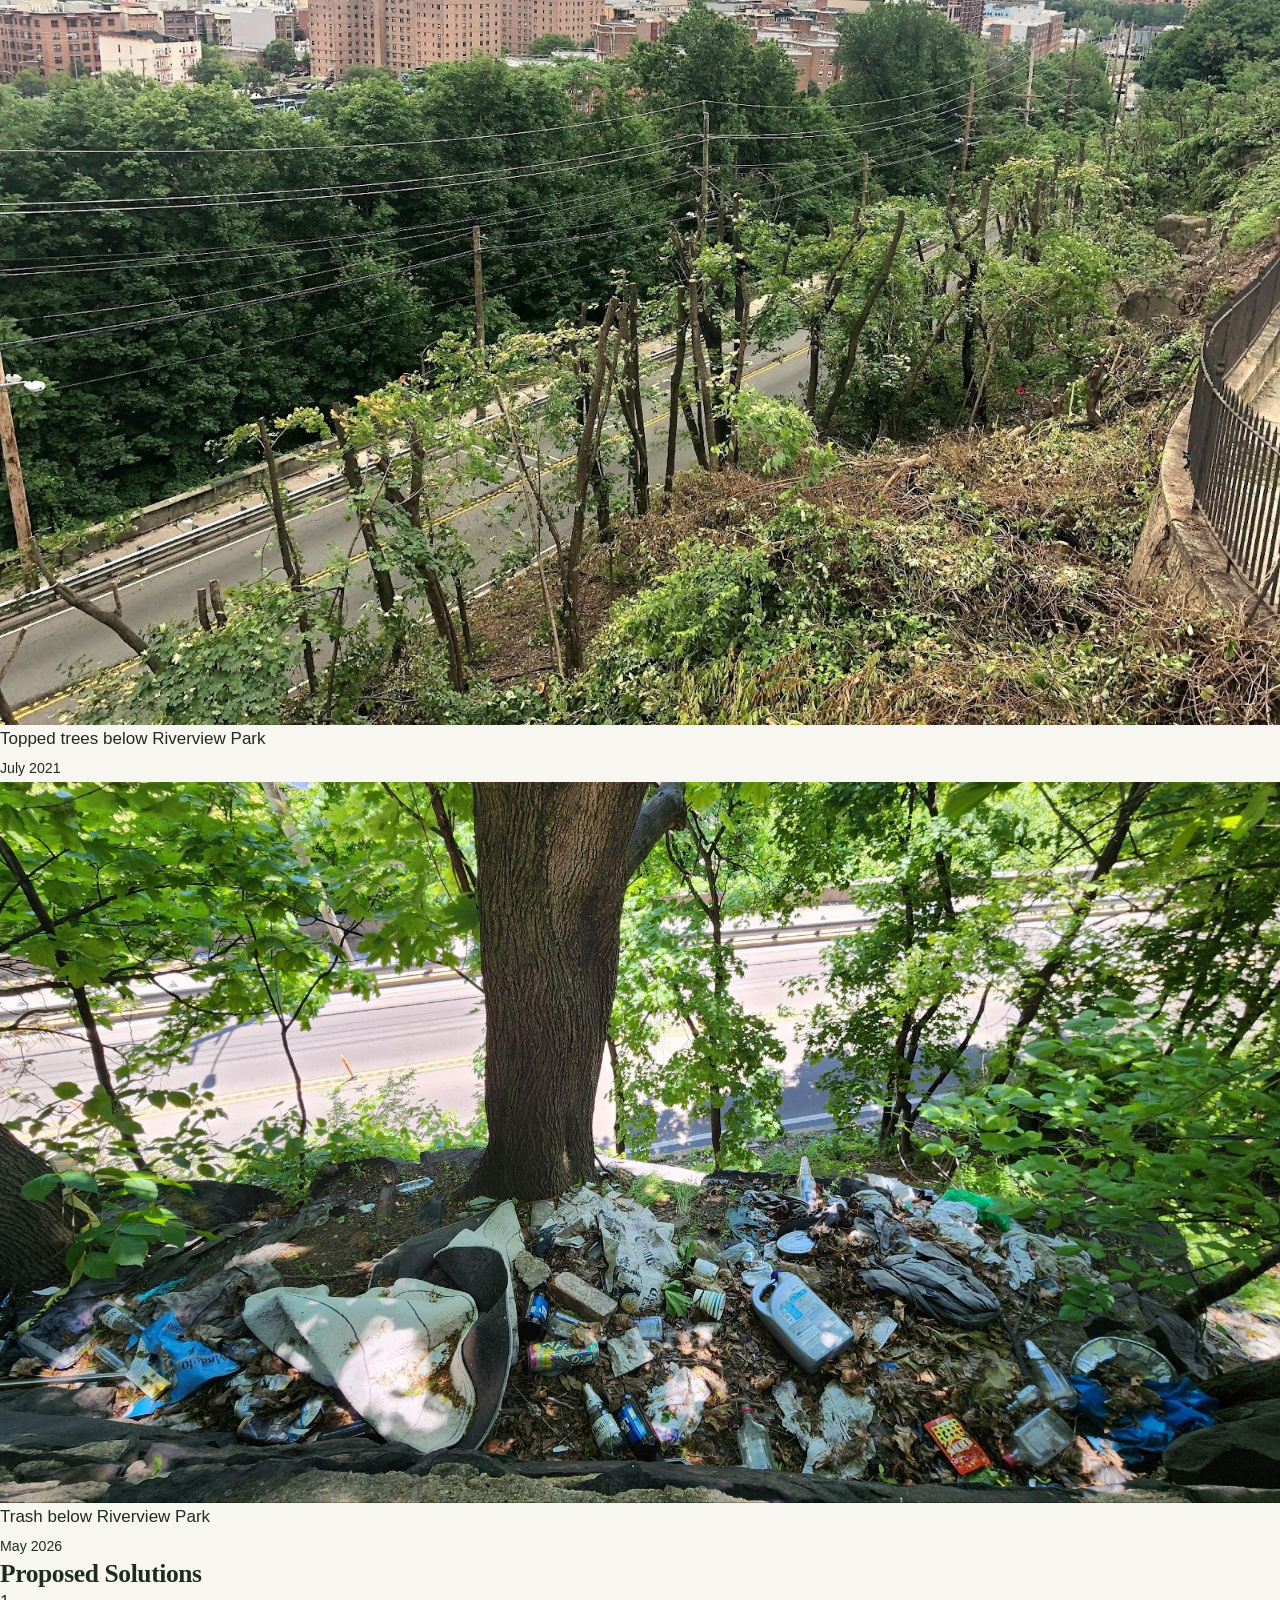
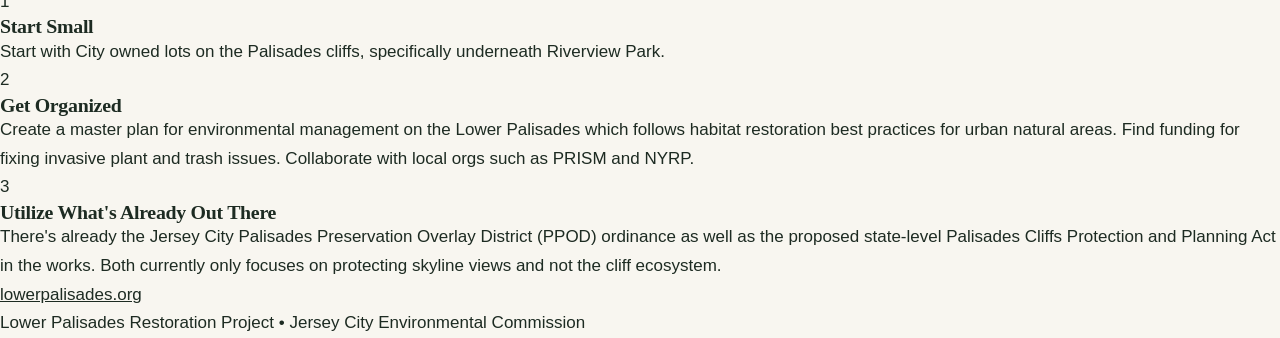
<file: issues.html>
<!DOCTYPE html>
<html lang="en">
<head>
    <meta charset="UTF-8">
    <meta name="viewport" content="width=device-width, initial-scale=1.0">
    <title>Issues &amp; Solutions - Lower Palisades Restoration Project</title>
    <link rel="stylesheet" href="style.css">
</head>
<body>
    <nav>
        <div class="nav-container">
            <a href="index.html" class="nav-brand">
                <img src="images/logo.svg" alt="Lower Palisades Restoration Project" class="nav-logo">
            </a>
            <button class="nav-toggle" aria-label="Toggle navigation">
                <span></span>
                <span></span>
                <span></span>
            </button>
            <ul class="nav-links">
                <li><a href="history.html">History</a></li>
                <li><a href="area.html">The Area</a></li>
                <li><a href="issues.html" class="active">Issues &amp; Solutions</a></li>
                <li><a href="events.html">Events</a></li>
                <li><a href="about.html">About</a></li>
            </ul>
        </div>
    </nav>

    <header class="page-header">
        <h1>Issues &amp; Solutions</h1>
    </header>

    <section class="section">
        <div class="container">
            <h2>Current Issues</h2>
            <div class="issues-grid">
                <div class="issue-card">
                    <h3>🌿 Introduced Invasive Plants</h3>
                    <p>Tree of Heaven, Kudzu, Japanese Knotweed, English Ivy, Norway Maple</p>
                </div>
                <div class="issue-card">
                    <h3>✂️ Improper Natural Area Management Practices</h3>
                    <p>Just topping plants when they block visibility of roadways and skylines.</p>
                </div>
                <div class="issue-card">
                    <h3>🗑️ Trash</h3>
                    <p>Dumping and encampments in difficult areas to clean.</p>
                </div>
            </div>
        </div>
    </section>

    <section class="section section-dark">
        <div class="container">
            <h2>Evidence</h2>
            <div class="comparison">
                <div class="comparison-item">
                    <img src="images/topped-trees.jpg" alt="Topped trees below Riverview Park">
                    <p class="caption">Topped trees below Riverview Park<br><small>July 2021</small></p>
                </div>
                <div class="comparison-item">
                    <img src="images/trash.jpg" alt="Trash below Riverview Park">
                    <p class="caption">Trash below Riverview Park<br><small>May 2026</small></p>
                </div>
            </div>
        </div>
    </section>

    <section class="section section-green">
        <div class="container">
            <h2>Proposed Solutions</h2>
            <div class="solutions-grid">
                <div class="solution-card">
                    <div class="solution-number">1</div>
                    <h3>Start Small</h3>
                    <p>Start with City owned lots on the Palisades cliffs, specifically underneath Riverview Park.</p>
                </div>
                <div class="solution-card">
                    <div class="solution-number">2</div>
                    <h3>Get Organized</h3>
                    <p>Create a master plan for environmental management on the Lower Palisades which follows habitat restoration best practices for urban natural areas. Find funding for fixing invasive plant and trash issues. Collaborate with local orgs such as PRISM and NYRP.</p>
                </div>
                <div class="solution-card">
                    <div class="solution-number">3</div>
                    <h3>Utilize What's Already Out There</h3>
                    <p>There's already the Jersey City Palisades Preservation Overlay District (PPOD) ordinance as well as the proposed state-level Palisades Cliffs Protection and Planning Act in the works. Both currently only focuses on protecting skyline views and not the cliff ecosystem.</p>
                </div>
            </div>
        </div>
    </section>

    <footer>
        <div class="container">
            <p><a href="https://lowerpalisades.org">lowerpalisades.org</a></p>
            <p class="footer-note">Lower Palisades Restoration Project &bull; Jersey City Environmental Commission</p>
        </div>
    </footer>
    <script src="nav.js"></script>
</body>
</html>
</file>
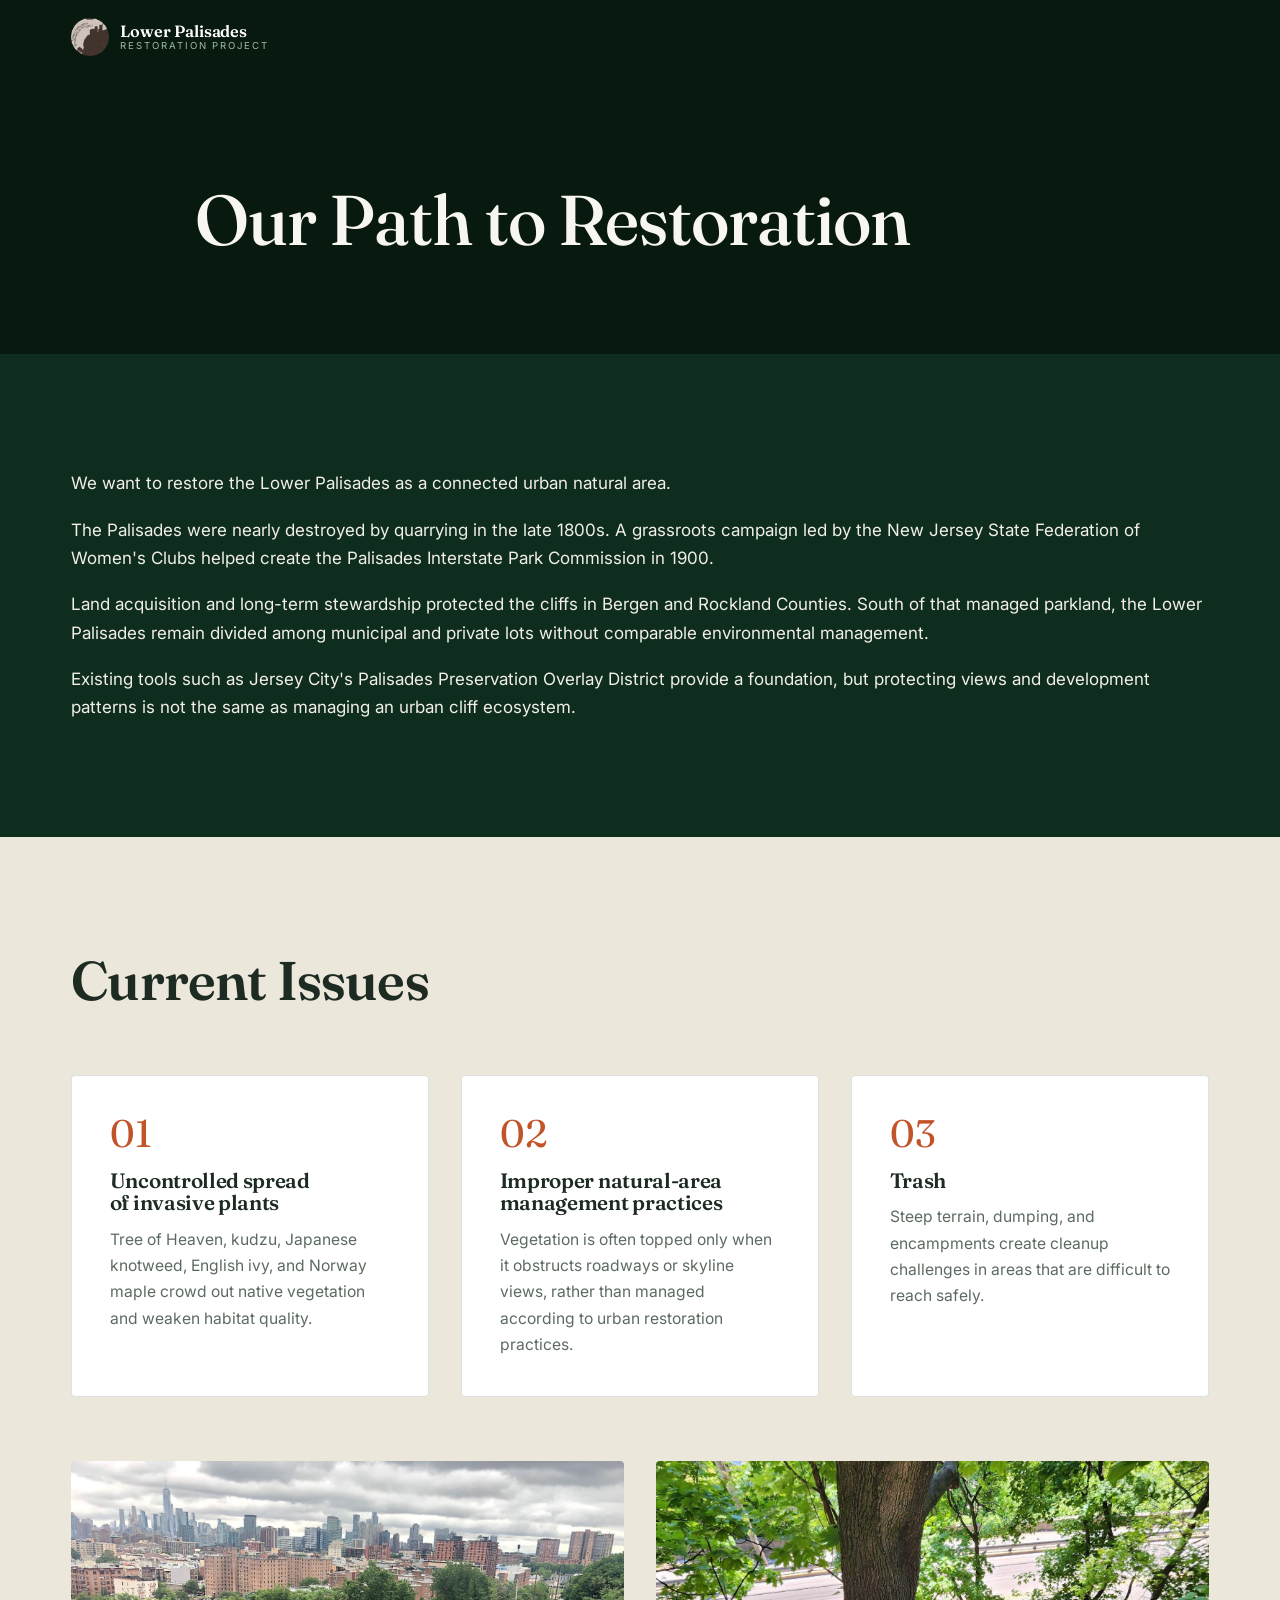
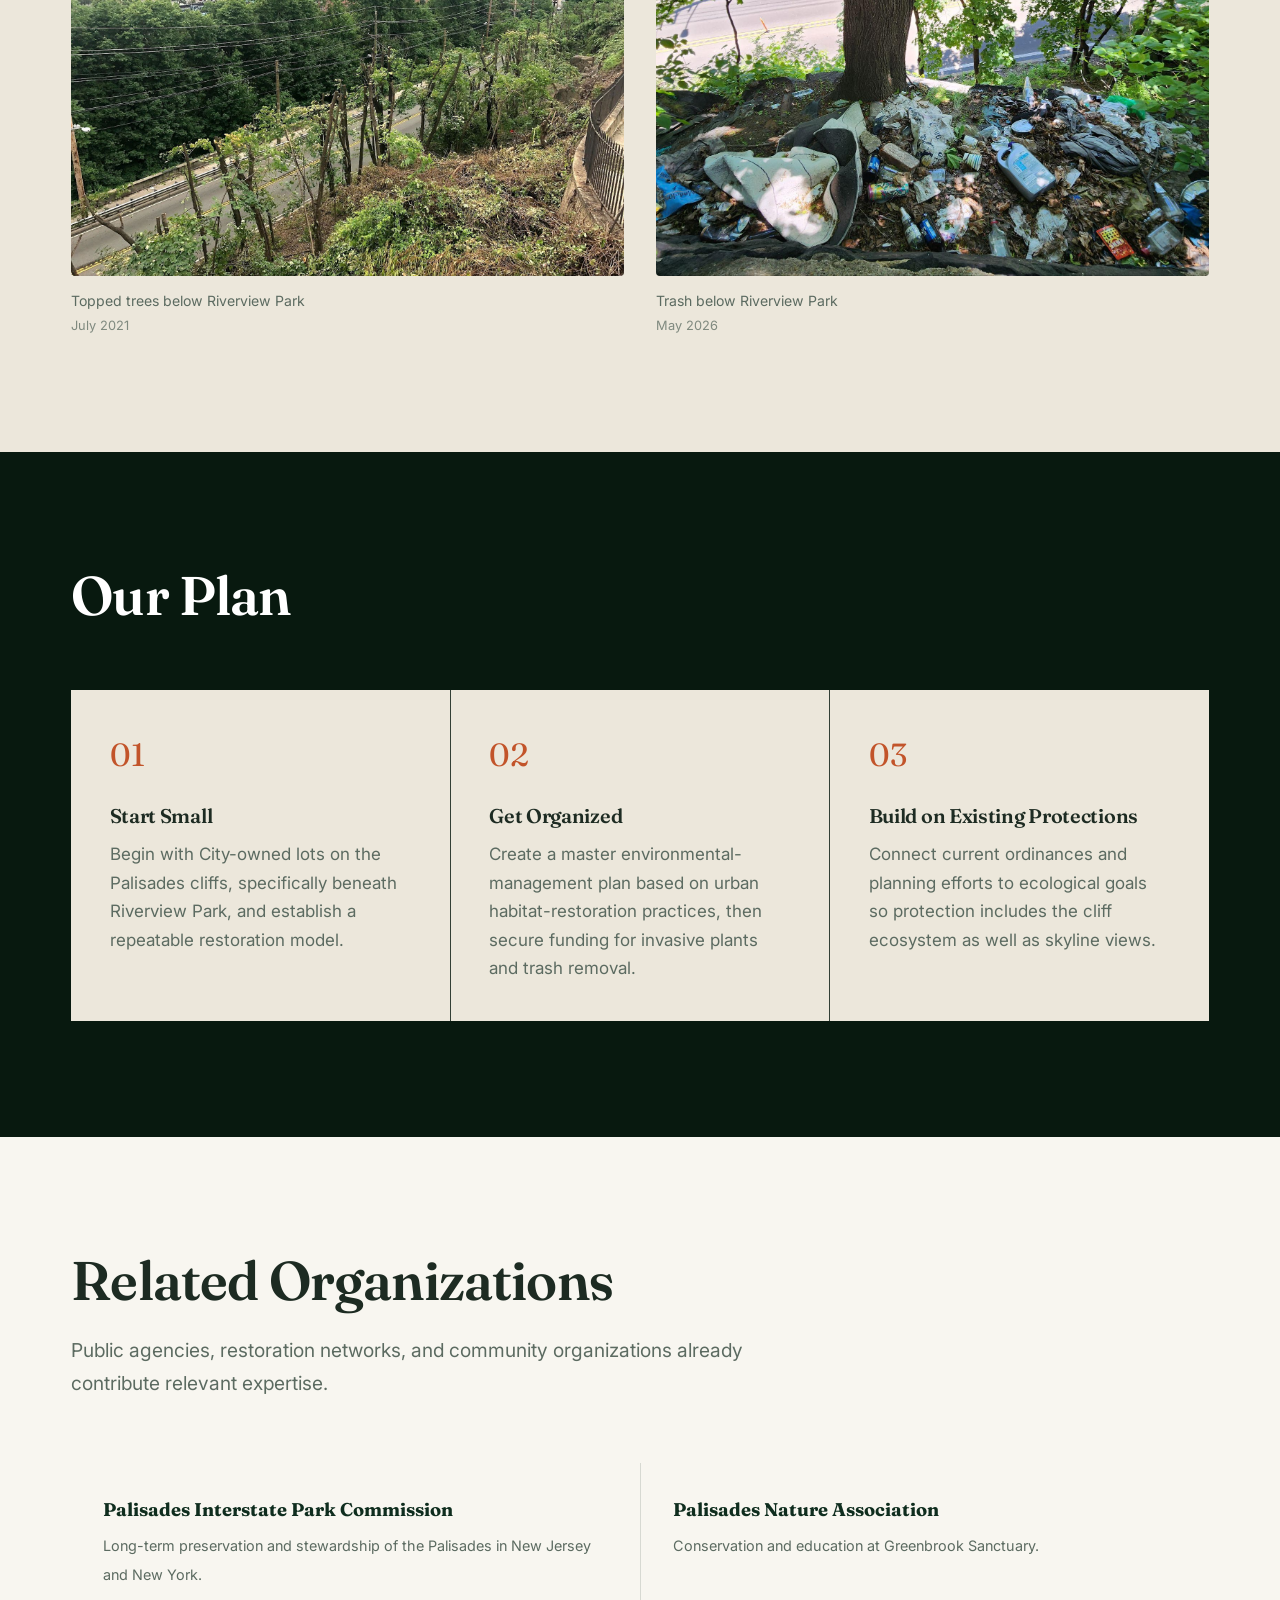
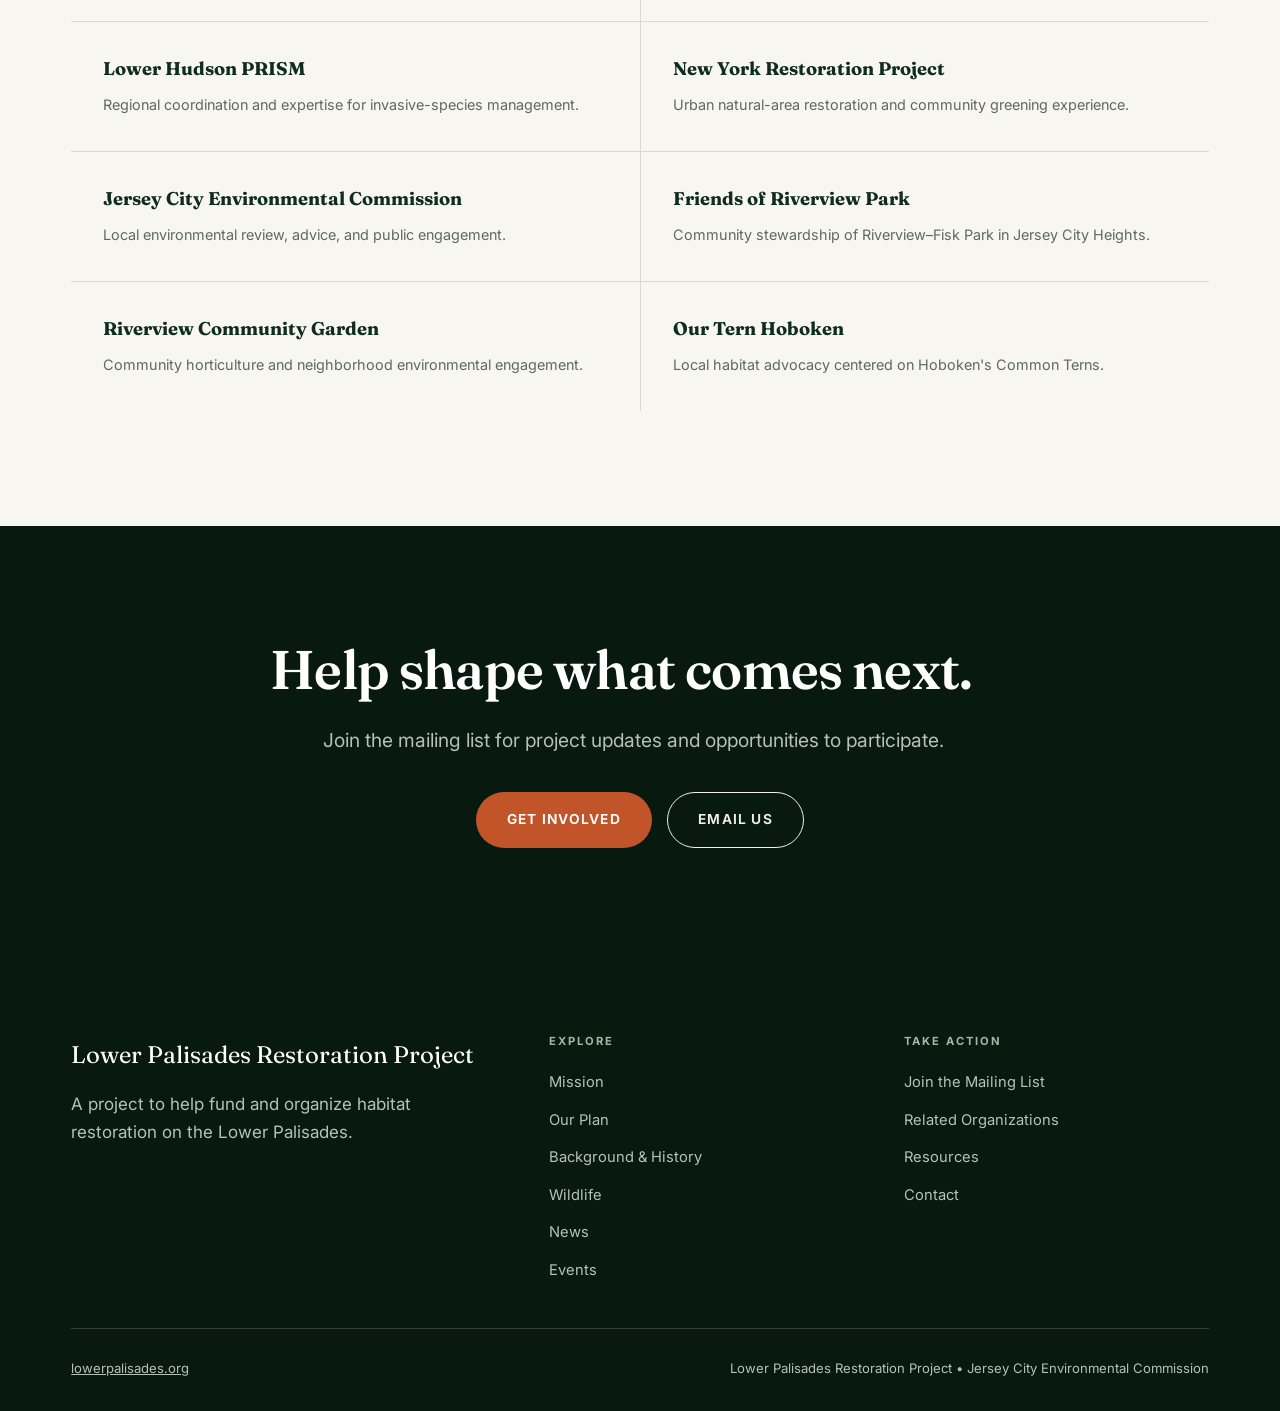
<file: plan.html>
<!DOCTYPE html>
<html lang="en">
<head>
    <meta charset="UTF-8">
    <meta name="viewport" content="width=device-width, initial-scale=1.0">
    <title>Our Path to Restoration &mdash; Lower Palisades Restoration Project</title>
    <meta name="description" content="We want to restore the Lower Palisades as a connected urban natural area.">
    <link rel="stylesheet" href="style.css">
    <link rel="preconnect" href="https://fonts.googleapis.com">
    <link rel="preconnect" href="https://fonts.gstatic.com" crossorigin>
    <link href="https://fonts.googleapis.com/css2?family=Fraunces:ital,opsz,wght@0,9..144,400..700;1,9..144,400..600&family=Inter:wght@400;500;600;700&display=swap" rel="stylesheet">
</head>
<body>

<header class="masthead" id="masthead">
    <div class="masthead-inner">
        <a href="index.html" class="brand">
            <img src="images/lower-palisades-logo.png" alt="">
            <span class="brand-text">
                <span class="brand-name">Lower Palisades</span>
                <span class="brand-sub">Restoration Project</span>
            </span>
        </a>

    </div>
</header>

<main>
    <section class="page-hero">
        <div class="shell">
            <h1 class="page-title">Our Path to Restoration</h1>
        </div>
    </section>

    <section class="band band--forest" id="preservation" aria-label="Historic efforts">
        <div class="shell reveal">
            <div class="split-text">
                <p>We want to restore the Lower Palisades as a connected urban natural area.</p>
                <p>The Palisades were nearly destroyed by quarrying in the late 1800s. A grassroots campaign led by the New Jersey State Federation of Women's Clubs helped create the Palisades Interstate Park Commission in 1900.</p>
                <p>Land acquisition and long-term stewardship protected the cliffs in Bergen and Rockland Counties. South of that managed parkland, the Lower Palisades remain divided among municipal and private lots without comparable environmental management.</p>
                <p>Existing tools such as Jersey City's Palisades Preservation Overlay District provide a foundation, but protecting views and development patterns is not the same as managing an urban cliff ecosystem.</p>
            </div>
        </div>
    </section>

    <section class="band band--bone" id="issues" aria-labelledby="issues-title">
        <div class="shell reveal">
            <div class="band-head">
                <h2 class="band-title" id="issues-title">Current Issues</h2>
            </div>
            <div class="grid grid--3">
                <article class="card">
                    <span class="card-index">01</span>
                    <h3>Uncontrolled spread of invasive plants</h3>
                    <p>Tree of Heaven, kudzu, Japanese knotweed, English ivy, and Norway maple crowd out native vegetation and weaken habitat quality.</p>
                </article>
                <article class="card">
                    <span class="card-index">02</span>
                    <h3>Improper natural-area management practices</h3>
                    <p>Vegetation is often topped only when it obstructs roadways or skyline views, rather than managed according to urban restoration practices.</p>
                </article>
                <article class="card">
                    <span class="card-index">03</span>
                    <h3>Trash</h3>
                    <p>Steep terrain, dumping, and encampments create cleanup challenges in areas that are difficult to reach safely.</p>
                </article>
            </div>
            <div class="figure-grid" style="margin-top: clamp(2.5rem, 5vw, 4rem);">
                <figure>
                    <img src="images/topped-trees.jpg" alt="Trees cut back below Riverview Park" loading="lazy" decoding="async">
                    <figcaption>Topped trees below Riverview Park<small>July 2021</small></figcaption>
                </figure>
                <figure>
                    <img src="images/trash.jpg" alt="Trash below Riverview Park" loading="lazy" decoding="async">
                    <figcaption>Trash below Riverview Park<small>May 2026</small></figcaption>
                </figure>
            </div>
        </div>
    </section>

    <section class="band band--ink" id="solutions" aria-labelledby="solutions-title">
        <div class="shell reveal">
            <div class="band-head">
                <h2 class="band-title" id="solutions-title">Our Plan</h2>
            </div>
            <ol class="plan-steps">
                <li class="plan-step">
                    <h3>Start Small</h3>
                    <p>Begin with City-owned lots on the Palisades cliffs, specifically beneath Riverview Park, and establish a repeatable restoration model.</p>
                </li>
                <li class="plan-step">
                    <h3>Get Organized</h3>
                    <p>Create a master environmental-management plan based on urban habitat-restoration practices, then secure funding for invasive plants and trash removal.</p>
                </li>
                <li class="plan-step">
                    <h3>Build on Existing Protections</h3>
                    <p>Connect current ordinances and planning efforts to ecological goals so protection includes the cliff ecosystem as well as skyline views.</p>
                </li>
            </ol>
        </div>
    </section>

    <section class="band band--paper" id="organizations" aria-labelledby="organizations-title">
        <div class="shell reveal">
            <div class="band-head">
                <h2 class="band-title" id="organizations-title">Related Organizations</h2>
                <p class="band-intro">Public agencies, restoration networks, and community organizations already contribute relevant expertise.</p>
            </div>
            <div class="organization-grid">
                <a class="organization" href="https://njpalisades.org/pipc/">
                    <strong>Palisades Interstate Park Commission</strong>
                    <span>Long-term preservation and stewardship of the Palisades in New Jersey and New York.</span>
                </a>
                <a class="organization" href="https://www.greenbrooksanctuary.org/">
                    <strong>Palisades Nature Association</strong>
                    <span>Conservation and education at Greenbrook Sanctuary.</span>
                </a>
                <a class="organization" href="https://www.lhprism.org/">
                    <strong>Lower Hudson PRISM</strong>
                    <span>Regional coordination and expertise for invasive-species management.</span>
                </a>
                <a class="organization" href="https://www.nyrp.org/en/">
                    <strong>New York Restoration Project</strong>
                    <span>Urban natural-area restoration and community greening experience.</span>
                </a>
                <a class="organization" href="https://www.jerseycitynj.gov/residentresources/environmentalcommission">
                    <strong>Jersey City Environmental Commission</strong>
                    <span>Local environmental review, advice, and public engagement.</span>
                </a>
                <a class="organization" href="https://www.instagram.com/friendsofriverview/">
                    <strong>Friends of Riverview Park</strong>
                    <span>Community stewardship of Riverview&ndash;Fisk Park in Jersey City Heights.</span>
                </a>
                <a class="organization" href="https://riverviewcommunitygarden.org/">
                    <strong>Riverview Community Garden</strong>
                    <span>Community horticulture and neighborhood environmental engagement.</span>
                </a>
                <a class="organization" href="https://ourtern.org/">
                    <strong>Our Tern Hoboken</strong>
                    <span>Local habitat advocacy centered on Hoboken's Common Terns.</span>
                </a>
            </div>
        </div>
    </section>

    <section class="band band--ink">
        <div class="shell shell-narrow reveal" style="text-align:center;">
            <h2 class="band-title">Help shape what comes next.</h2>
            <p class="band-intro">Join the mailing list for project updates and opportunities to participate.</p>
            <div class="btn-row" style="justify-content:center;">
                <a href="contact.html" class="btn btn--solid">Get Involved</a>
                <a href="mailto:info@lowerpalisades.org" class="btn btn--ghost">Email Us</a>
            </div>
        </div>
    </section>
</main>

<footer class="site-footer">
    <div class="shell">
        <div class="footer-top">
            <div class="footer-intro">
                <p class="footer-mark">Lower Palisades Restoration Project</p>
                <p>A project to help fund and organize habitat restoration on the Lower Palisades.</p>
            </div>
            <div class="footer-col">
                <h4>Explore</h4>
                <ul>
                    <li><a href="index.html#mission">Mission</a></li>
                    <li><a href="plan.html">Our Plan</a></li>
                    <li><a href="history.html">Background &amp; History</a></li>
                    <li><a href="wildlife.html">Wildlife</a></li>
                    <li><a href="index.html#news">News</a></li>
                    <li><a href="events.html">Events</a></li>
                </ul>
            </div>
            <div class="footer-col">
                <h4>Take Action</h4>
                <ul>
                    <li><a href="index.html#join">Join the Mailing List</a></li>
                    <li><a href="#organizations">Related Organizations</a></li>
                    <li><a href="resources.html">Resources</a></li>
                    <li><a href="contact.html">Contact</a></li>
                </ul>
            </div>
        </div>
        <div class="footer-bottom">
            <p><a href="https://lowerpalisades.org">lowerpalisades.org</a></p>
            <p>Lower Palisades Restoration Project &bull; Jersey City Environmental Commission</p>
        </div>
    </div>
</footer>

<script src="nav.js"></script>
</body>
</html>
</file>
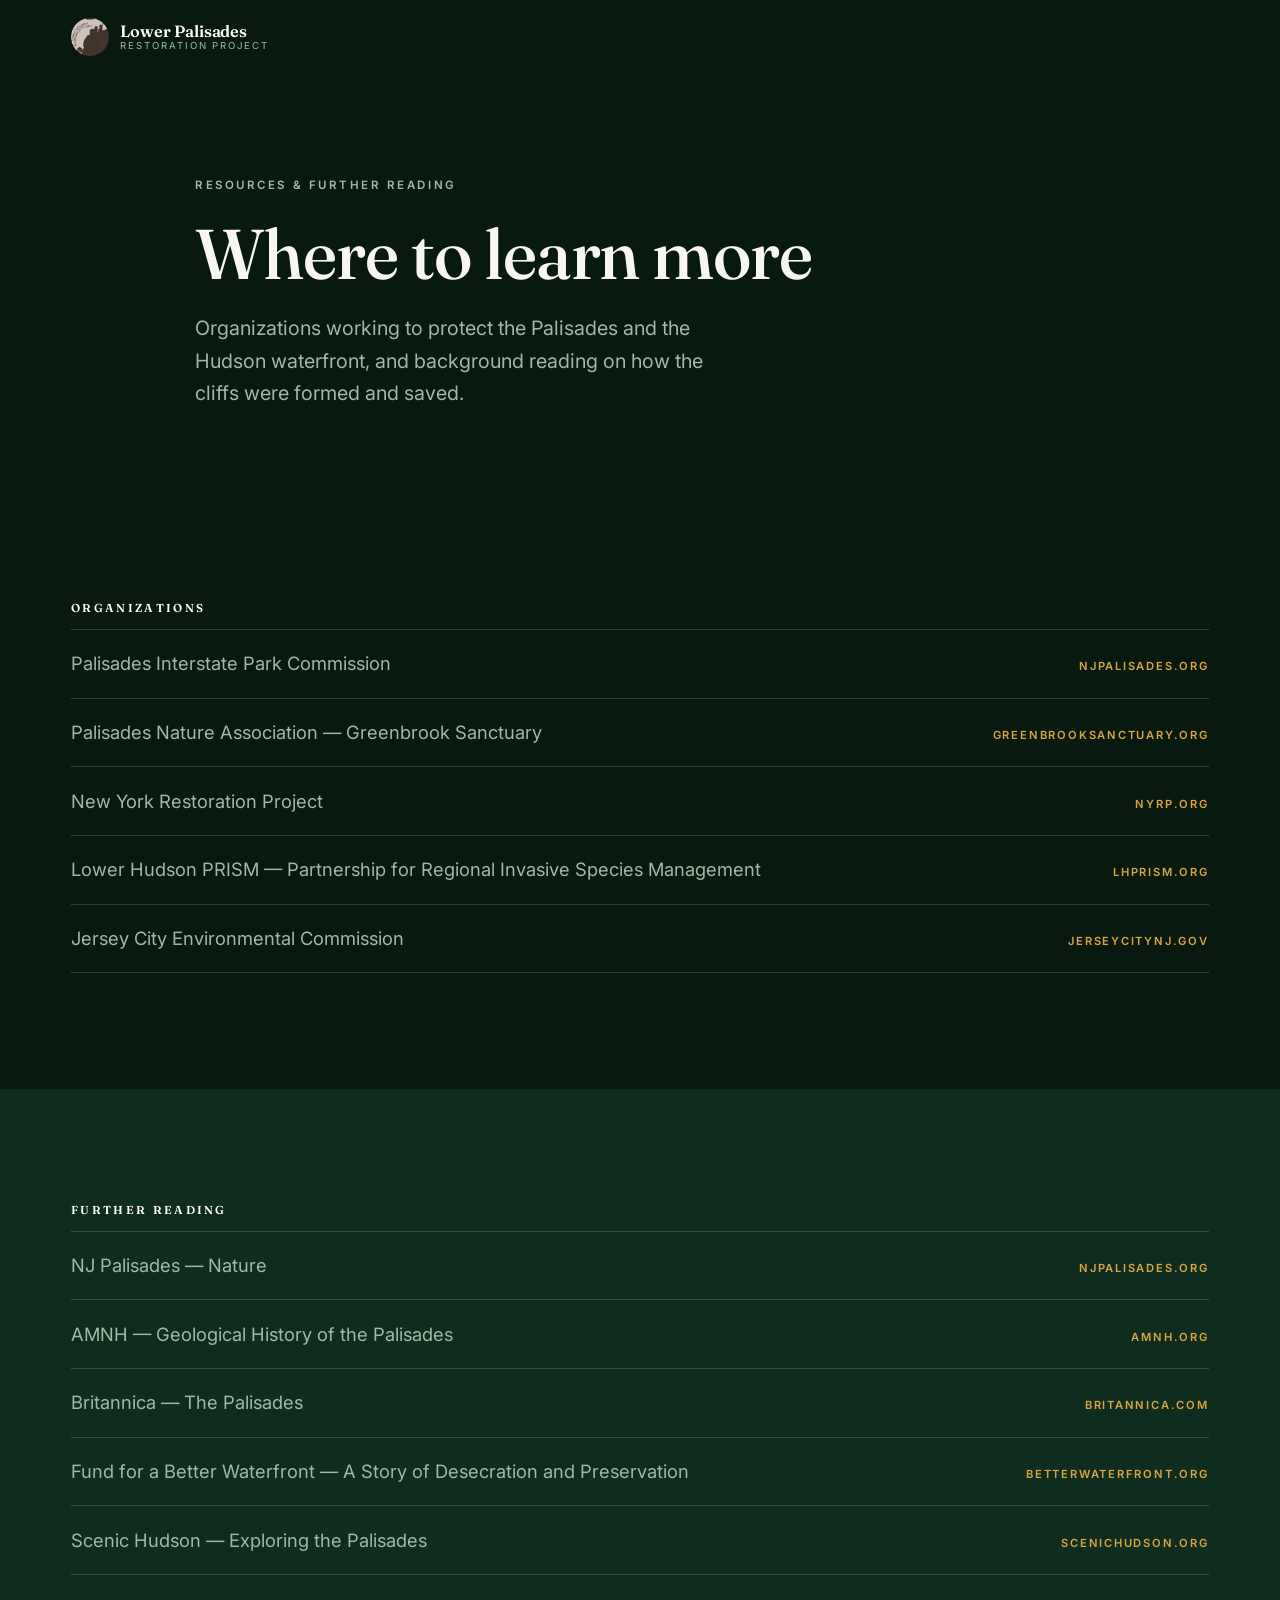
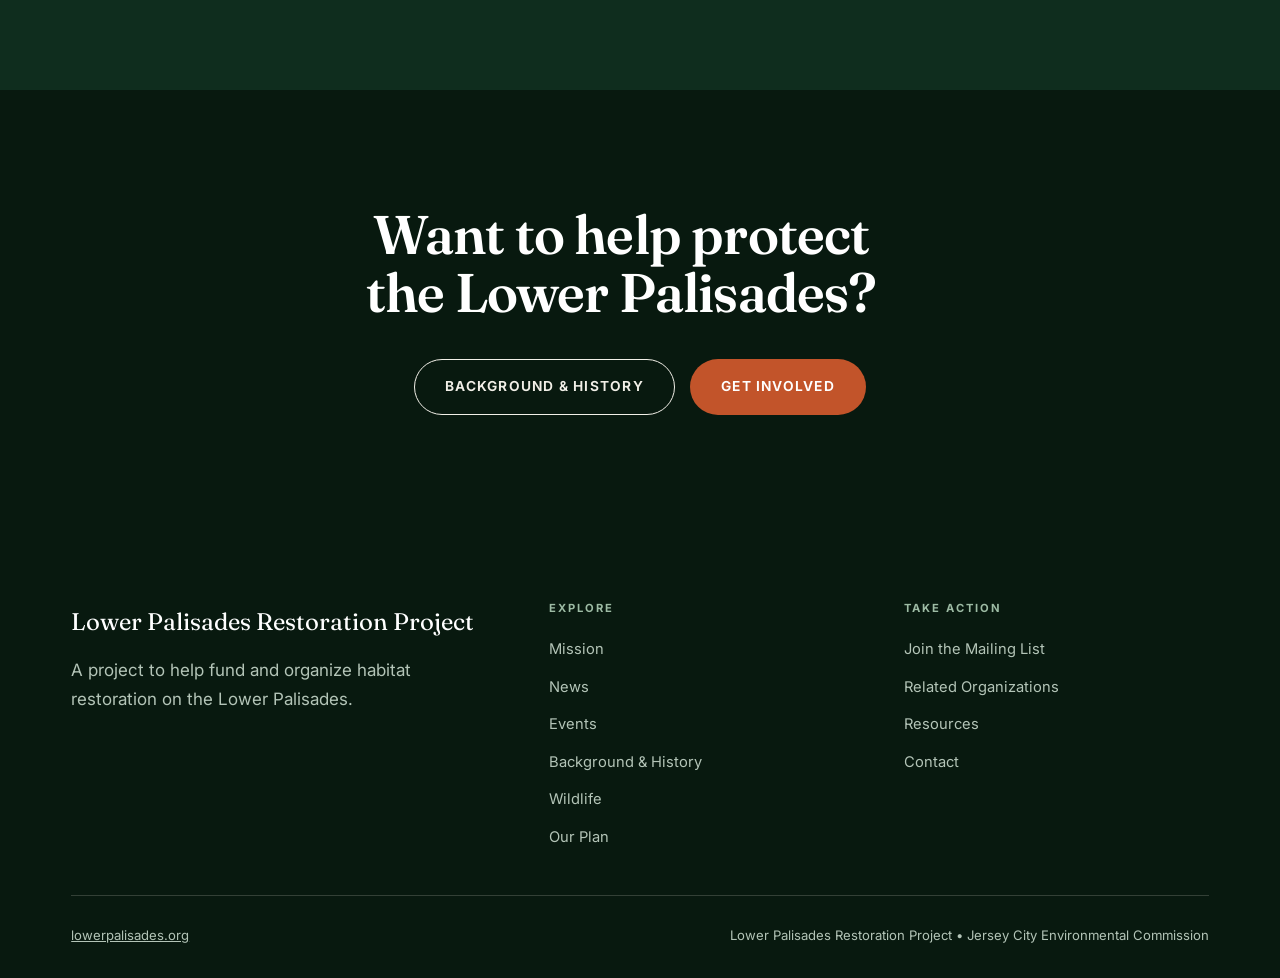
<file: resources.html>
<!DOCTYPE html>
<html lang="en">
<head>
    <meta charset="UTF-8">
    <meta name="viewport" content="width=device-width, initial-scale=1.0">
    <title>Resources &amp; Further Reading &mdash; Lower Palisades Restoration Project</title>
    <meta name="description" content="Allied organizations working on the Palisades and the Hudson waterfront, plus further reading on the geology, history and conservation of the cliffs.">
    <link rel="stylesheet" href="style.css">
    <link rel="preconnect" href="https://fonts.googleapis.com">
    <link rel="preconnect" href="https://fonts.gstatic.com" crossorigin>
    <link href="https://fonts.googleapis.com/css2?family=Fraunces:ital,opsz,wght@0,9..144,400..700;1,9..144,400..600&family=Inter:wght@400;500;600;700&display=swap" rel="stylesheet">
</head>
<body>

<!-- ====================== MASTHEAD ====================== -->
<header class="masthead" id="masthead">
    <div class="masthead-inner">
        <a href="index.html" class="brand">
            <img src="images/lower-palisades-logo.png" alt="">
            <span class="brand-text">
                <span class="brand-name">Lower Palisades</span>
                <span class="brand-sub">Restoration Project</span>
            </span>
        </a>

    </div>
</header>

<!-- ====================== PAGE HEAD ====================== -->
<section class="page-hero">
    <div class="shell">
        <p class="eyebrow">Resources &amp; Further Reading</p>
        <h1 class="page-title">Where to learn more</h1>
        <p class="page-lede">Organizations working to protect the Palisades and the Hudson waterfront, and background reading on how the cliffs were formed and saved.</p>
    </div>
</section>

<!-- ====================== ORGANIZATIONS ====================== -->
<section class="band band--ink">
    <div class="shell reveal">
        <h2 class="resource-group">Organizations</h2>
        <ul class="link-list">
            <li><a href="https://njpalisades.org/pipc/"><span>Palisades Interstate Park Commission</span><span class="link-kind">njpalisades.org</span></a></li>
            <li><a href="https://www.greenbrooksanctuary.org/"><span>Palisades Nature Association &mdash; Greenbrook Sanctuary</span><span class="link-kind">greenbrooksanctuary.org</span></a></li>
            <li><a href="https://www.nyrp.org/en/"><span>New York Restoration Project</span><span class="link-kind">nyrp.org</span></a></li>
            <li><a href="https://www.lhprism.org/"><span>Lower Hudson PRISM &mdash; Partnership for Regional Invasive Species Management</span><span class="link-kind">lhprism.org</span></a></li>
            <li><a href="https://www.jerseycitynj.gov/residentresources/environmentalcommission"><span>Jersey City Environmental Commission</span><span class="link-kind">jerseycitynj.gov</span></a></li>
        </ul>
    </div>
</section>

<!-- ====================== FURTHER READING ====================== -->
<section class="band band--forest">
    <div class="shell reveal">
        <h2 class="resource-group">Further Reading</h2>
        <ul class="link-list">
            <li><a href="https://njpalisades.org/nature/"><span>NJ Palisades &mdash; Nature</span><span class="link-kind">njpalisades.org</span></a></li>
            <li><a href="https://www.amnh.org/learn-teach/curriculum-collections/young-naturalist-awards/shaped-by-nature-and-man-the-geological-history-of-the-palisades"><span>AMNH &mdash; Geological History of the Palisades</span><span class="link-kind">amnh.org</span></a></li>
            <li><a href="https://www.britannica.com/place/The-Palisades"><span>Britannica &mdash; The Palisades</span><span class="link-kind">britannica.com</span></a></li>
            <li><a href="https://betterwaterfront.org/the-hudson-river-palisades-a-story-of-desecration-and-preservation/"><span>Fund for a Better Waterfront &mdash; A Story of Desecration and Preservation</span><span class="link-kind">betterwaterfront.org</span></a></li>
            <li><a href="https://www.scenichudson.org/viewfinder/exploring-the-palisades-200-million-years-of-history/"><span>Scenic Hudson &mdash; Exploring the Palisades</span><span class="link-kind">scenichudson.org</span></a></li>
        </ul>
    </div>
</section>

<!-- ====================== NEXT ====================== -->
<section class="band band--ink">
    <div class="shell shell-narrow reveal" style="text-align:center;">
        <h2 class="band-title">Want to help protect the Lower Palisades?</h2>
        <div class="btn-row" style="justify-content:center;">
            <a href="history.html" class="btn btn--ghost">Background &amp; History</a>
            <a href="contact.html" class="btn btn--solid">Get Involved</a>
        </div>
    </div>
</section>

<!-- ====================== FOOTER ====================== -->
<footer class="site-footer">
    <div class="shell">
        <div class="footer-top">
            <div class="footer-intro">
                <p class="footer-mark">Lower Palisades Restoration Project</p>
                <p>A project to help fund and organize habitat restoration on the Lower Palisades.</p>
            </div>
            <div class="footer-col">
                <h4>Explore</h4>
                <ul>
                    <li><a href="index.html#mission">Mission</a></li>
                    <li><a href="index.html#news">News</a></li>
                    <li><a href="events.html">Events</a></li>
                    <li><a href="history.html">Background &amp; History</a></li>
                    <li><a href="wildlife.html">Wildlife</a></li>
                    <li><a href="plan.html">Our Plan</a></li>
                </ul>
            </div>
            <div class="footer-col">
                <h4>Take Action</h4>
                <ul>
                    <li><a href="index.html#join">Join the Mailing List</a></li>
                    <li><a href="plan.html#organizations">Related Organizations</a></li>
                    <li><a href="resources.html">Resources</a></li>
                    <li><a href="contact.html">Contact</a></li>
                </ul>
            </div>
        </div>
        <div class="footer-bottom">
            <p><a href="https://lowerpalisades.org">lowerpalisades.org</a></p>
            <p>Lower Palisades Restoration Project &bull; Jersey City Environmental Commission</p>
        </div>
    </div>
</footer>

<script src="nav.js"></script>
</body>
</html>
</file>
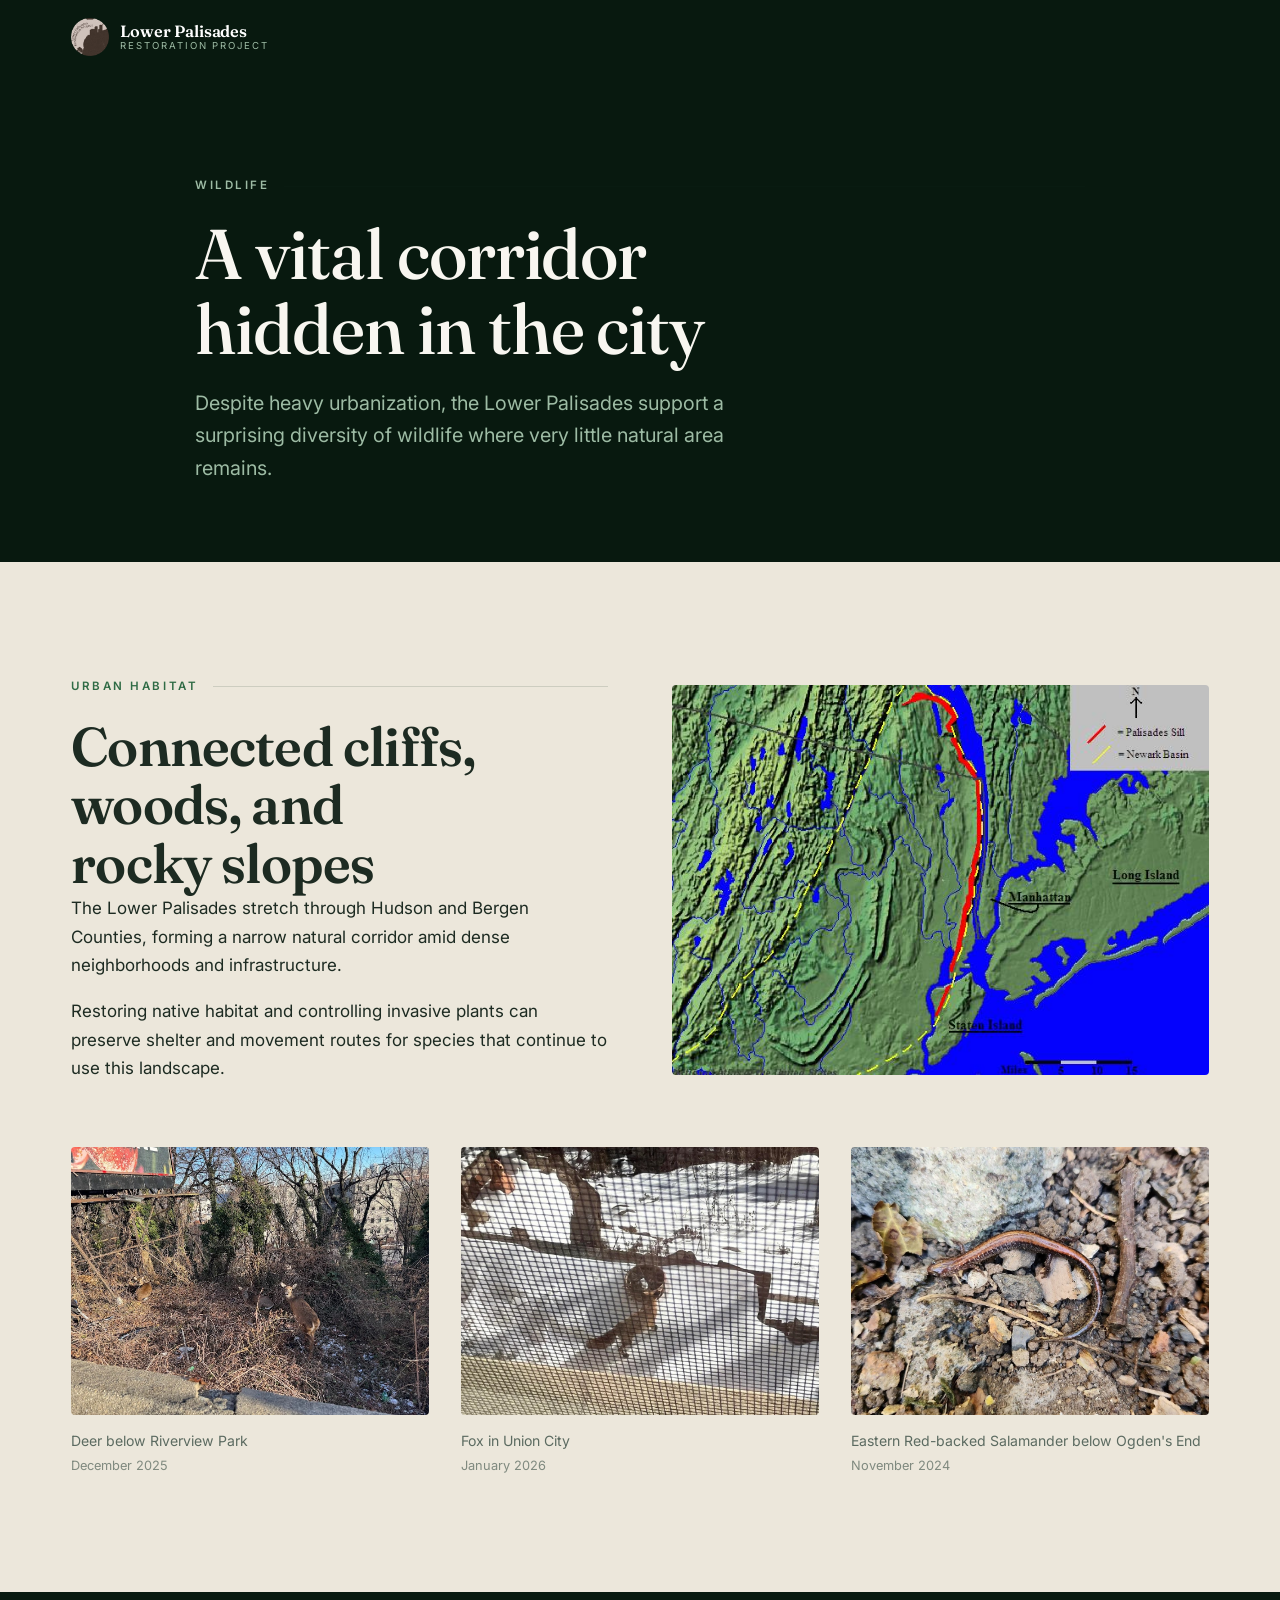
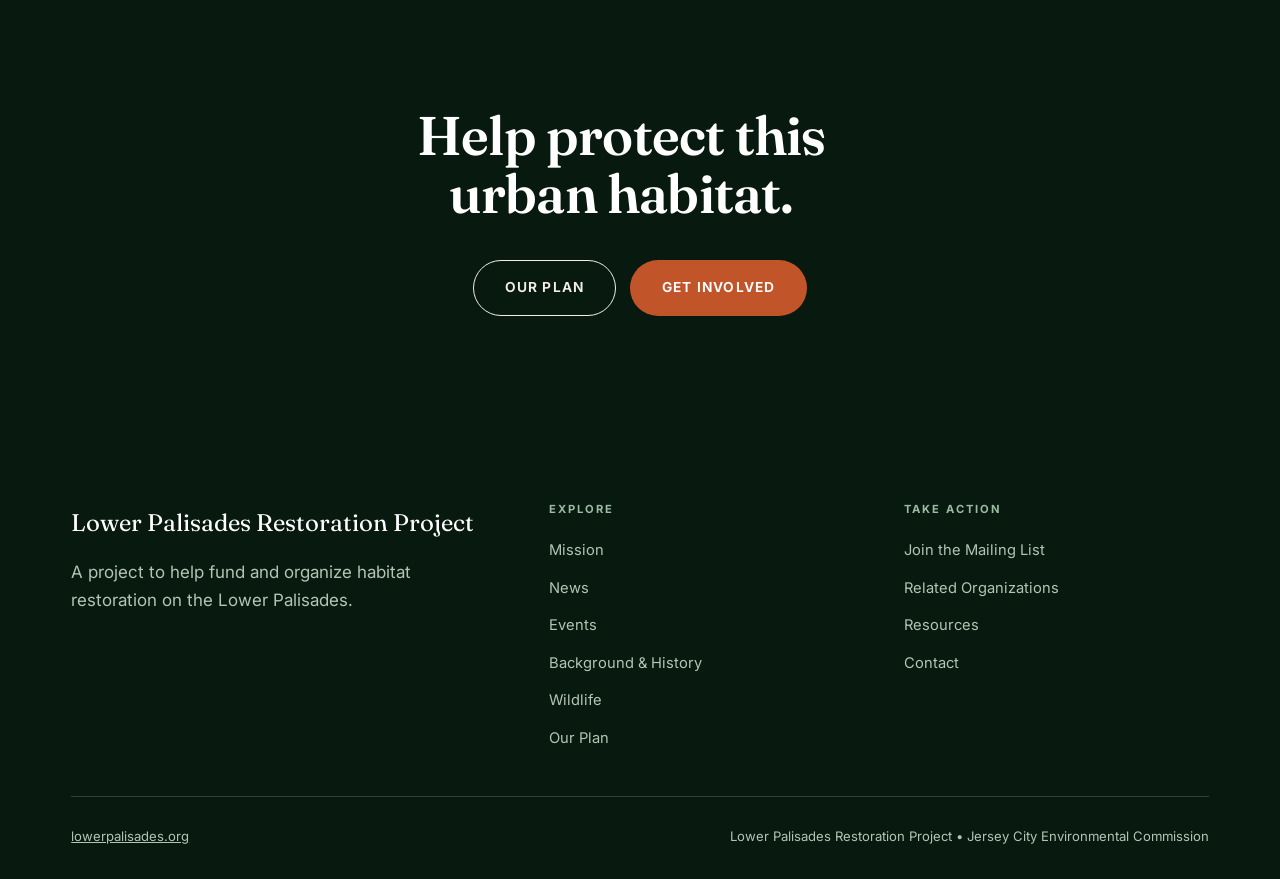
<file: wildlife.html>
<!DOCTYPE html>
<html lang="en">
<head>
    <meta charset="UTF-8">
    <meta name="viewport" content="width=device-width, initial-scale=1.0">
    <title>Wildlife &mdash; Lower Palisades Restoration Project</title>
    <meta name="description" content="Wildlife and habitat found along the Lower Palisades in Hudson and Bergen Counties, New Jersey.">
    <link rel="stylesheet" href="style.css">
    <link rel="preconnect" href="https://fonts.googleapis.com">
    <link rel="preconnect" href="https://fonts.gstatic.com" crossorigin>
    <link href="https://fonts.googleapis.com/css2?family=Fraunces:ital,opsz,wght@0,9..144,400..700;1,9..144,400..600&family=Inter:wght@400;500;600;700&display=swap" rel="stylesheet">
</head>
<body>

<header class="masthead" id="masthead">
    <div class="masthead-inner">
        <a href="index.html" class="brand">
            <img src="images/lower-palisades-logo.png" alt="">
            <span class="brand-text">
                <span class="brand-name">Lower Palisades</span>
                <span class="brand-sub">Restoration Project</span>
            </span>
        </a>

    </div>
</header>

<main>
    <section class="page-hero">
        <div class="shell">
            <p class="eyebrow">Wildlife</p>
            <h1 class="page-title">A vital corridor hidden in the city</h1>
            <p class="page-lede">Despite heavy urbanization, the Lower Palisades support a surprising diversity of wildlife where very little natural area remains.</p>
        </div>
    </section>

    <section class="band band--bone">
        <div class="shell reveal">
            <div class="split">
                <div class="split-text">
                    <p class="eyebrow">Urban habitat</p>
                    <h2 class="band-title">Connected cliffs, woods, and rocky slopes</h2>
                    <p>The Lower Palisades stretch through Hudson and Bergen Counties, forming a narrow natural corridor amid dense neighborhoods and infrastructure.</p>
                    <p>Restoring native habitat and controlling invasive plants can preserve shelter and movement routes for species that continue to use this landscape.</p>
                </div>
                <div class="split-media">
                    <img src="images/lower-palisades-map.jpg" alt="Map of the Lower Palisades area" loading="lazy" decoding="async">
                </div>
            </div>

            <div class="figure-grid" style="margin-top: clamp(2.5rem, 5vw, 4rem);">
                <figure>
                    <img src="images/deer.jpg" alt="Deer below Riverview Park" loading="lazy" decoding="async">
                    <figcaption>Deer below Riverview Park<small>December 2025</small></figcaption>
                </figure>
                <figure>
                    <img src="images/fox.jpg" alt="Fox in Union City" loading="lazy" decoding="async">
                    <figcaption>Fox in Union City<small>January 2026</small></figcaption>
                </figure>
                <figure>
                    <img src="images/salamander.jpg" alt="Eastern Red-backed Salamander" loading="lazy" decoding="async">
                    <figcaption>Eastern Red-backed Salamander below Ogden's End<small>November 2024</small></figcaption>
                </figure>
            </div>
        </div>
    </section>

    <section class="band band--ink">
        <div class="shell shell-narrow reveal" style="text-align:center;">
            <h2 class="band-title">Help protect this urban habitat.</h2>
            <div class="btn-row" style="justify-content:center;">
                <a href="plan.html" class="btn btn--ghost">Our Plan</a>
                <a href="contact.html" class="btn btn--solid">Get Involved</a>
            </div>
        </div>
    </section>
</main>

<footer class="site-footer">
    <div class="shell">
        <div class="footer-top">
            <div class="footer-intro">
                <p class="footer-mark">Lower Palisades Restoration Project</p>
                <p>A project to help fund and organize habitat restoration on the Lower Palisades.</p>
            </div>
            <div class="footer-col">
                <h4>Explore</h4>
                <ul>
                    <li><a href="index.html#mission">Mission</a></li>
                    <li><a href="index.html#news">News</a></li>
                    <li><a href="events.html">Events</a></li>
                    <li><a href="history.html">Background &amp; History</a></li>
                    <li><a href="wildlife.html">Wildlife</a></li>
                    <li><a href="plan.html">Our Plan</a></li>
                </ul>
            </div>
            <div class="footer-col">
                <h4>Take Action</h4>
                <ul>
                    <li><a href="index.html#join">Join the Mailing List</a></li>
                    <li><a href="plan.html#organizations">Related Organizations</a></li>
                    <li><a href="resources.html">Resources</a></li>
                    <li><a href="contact.html">Contact</a></li>
                </ul>
            </div>
        </div>
        <div class="footer-bottom">
            <p><a href="https://lowerpalisades.org">lowerpalisades.org</a></p>
            <p>Lower Palisades Restoration Project &bull; Jersey City Environmental Commission</p>
        </div>
    </div>
</footer>

<script src="nav.js"></script>
</body>
</html>
</file>
<file: style.css>
/* ==========================================================================
   Lower Palisades Restoration Project
   ========================================================================== */

/* --- Reset ---------------------------------------------------------------- */
*,
*::before,
*::after {
    margin: 0;
    padding: 0;
    box-sizing: border-box;
}

/* --- Tokens --------------------------------------------------------------- */
:root {
    --ink: #08190f;
    --forest: #0f2d1e;
    --moss: #2f6b45;
    --fern: #4e9a68;
    --sage: #9dbba4;
    --bone: #ece7db;
    --paper: #f8f6f0;
    --white: #ffffff;
    --clay: #c2542a;
    --clay-bright: #e0703c;
    --gold: #d9a441;

    --text: #1d2b22;
    --text-muted: #5c6b61;
    --text-invert: #f1efe7;
    --text-invert-muted: #b3c4b7;

    --rule: rgba(15, 45, 30, 0.14);
    --rule-invert: rgba(241, 239, 231, 0.18);

    --font-display: "Fraunces", "Iowan Old Style", Georgia, serif;
    --font-body: "Inter", -apple-system, BlinkMacSystemFont, "Segoe UI", Roboto, sans-serif;

    --shell: 1240px;
    --gutter: clamp(1.25rem, 4vw, 3.5rem);
    --band: clamp(4.5rem, 9vw, 8.5rem);
    --nav-h: 74px;

    --ease: cubic-bezier(0.22, 0.61, 0.36, 1);
}

/* --- Base ----------------------------------------------------------------- */
html {
    scroll-behavior: smooth;
    scroll-padding-top: var(--nav-h);
    -webkit-text-size-adjust: 100%;
}

body {
    font-family: var(--font-body);
    font-size: 1.0625rem;
    line-height: 1.68;
    color: var(--text);
    background: var(--paper);
    -webkit-font-smoothing: antialiased;
    overflow-x: hidden;
}

img {
    display: block;
    max-width: 100%;
    height: auto;
}

a {
    color: inherit;
}

h1,
h2,
h3,
h4 {
    font-family: var(--font-display);
    font-weight: 600;
    line-height: 1.08;
    letter-spacing: -0.015em;
    text-wrap: balance;
}

::selection {
    background: var(--gold);
    color: var(--ink);
}

:focus-visible {
    outline: 3px solid var(--gold);
    outline-offset: 3px;
    border-radius: 2px;
}

/* --- Layout --------------------------------------------------------------- */
.shell {
    width: 100%;
    max-width: var(--shell);
    margin-inline: auto;
    padding-inline: var(--gutter);
}

.shell-narrow {
    max-width: 860px;
}

.band {
    padding-block: var(--band);
    position: relative;
}

.band--paper {
    background: var(--paper);
}

.band--bone {
    background: var(--bone);
}

.band--forest {
    background: var(--forest);
    color: var(--text-invert);
}

.band--ink {
    background: var(--ink);
    color: var(--text-invert);
}

.band--forest h2,
.band--forest h3,
.band--ink h2,
.band--ink h3 {
    color: var(--white);
}

.band--forest a:not(.btn),
.band--ink a:not(.btn) {
    color: var(--sage);
}

.band--forest a:not(.btn):hover,
.band--ink a:not(.btn):hover {
    color: var(--white);
}

/* --- Section headers ------------------------------------------------------ */
.eyebrow {
    display: flex;
    align-items: center;
    gap: 0.9rem;
    font-family: var(--font-body);
    font-size: 0.72rem;
    font-weight: 600;
    letter-spacing: 0.22em;
    text-transform: uppercase;
    color: var(--moss);
    margin-bottom: 1.35rem;
}

.band--forest .eyebrow,
.band--ink .eyebrow {
    color: var(--sage);
}

.eyebrow::after {
    content: "";
    flex: 1;
    height: 1px;
    background: var(--rule);
}

.band--forest .eyebrow::after,
.band--ink .eyebrow::after {
    background: var(--rule-invert);
}

.band-title {
    font-size: clamp(2.1rem, 5vw, 3.4rem);
    max-width: 20ch;
}

.band-intro {
    margin-top: 1.5rem;
    max-width: 62ch;
    font-size: clamp(1.05rem, 1.6vw, 1.2rem);
    color: var(--text-muted);
}

.band--forest .band-intro,
.band--ink .band-intro {
    color: var(--text-invert-muted);
}

.band-head {
    margin-bottom: clamp(2.5rem, 5vw, 4rem);
}

/* --- Buttons -------------------------------------------------------------- */
.btn {
    display: inline-flex;
    align-items: center;
    gap: 0.6rem;
    padding: 0.95rem 1.9rem;
    font-family: var(--font-body);
    font-size: 0.86rem;
    font-weight: 650;
    letter-spacing: 0.09em;
    text-transform: uppercase;
    text-decoration: none;
    border: 1.5px solid transparent;
    border-radius: 999px;
    cursor: pointer;
    transition: transform 0.25s var(--ease), background 0.25s var(--ease),
        color 0.25s var(--ease), border-color 0.25s var(--ease);
}

.btn:hover {
    transform: translateY(-2px);
}

.btn--solid {
    background: var(--clay);
    color: var(--white);
}

.btn--solid:hover {
    background: var(--clay-bright);
}

.btn--leaf {
    background: var(--fern);
    color: var(--ink);
}

.btn--leaf:hover {
    background: var(--sage);
}

.btn--ghost {
    border-color: currentColor;
    color: inherit;
    background: transparent;
}

.btn--ghost:hover {
    background: currentColor;
    color: var(--forest);
}

.band--paper .btn--ghost:hover,
.band--bone .btn--ghost:hover {
    color: var(--paper);
}

.btn-row {
    display: flex;
    flex-wrap: wrap;
    gap: 0.9rem;
    margin-top: 2.25rem;
}

/* --- Navigation ----------------------------------------------------------- */
.masthead {
    position: fixed;
    inset: 0 0 auto 0;
    z-index: 1000;
    background: transparent;
    transition: background 0.35s var(--ease), box-shadow 0.35s var(--ease);
}

.masthead.is-stuck,
.masthead-solid .masthead {
    background: rgba(8, 25, 15, 0.94);
    backdrop-filter: blur(14px);
    box-shadow: 0 1px 0 var(--rule-invert);
}

.masthead-inner {
    max-width: var(--shell);
    margin-inline: auto;
    padding: 0 var(--gutter);
    height: var(--nav-h);
    display: flex;
    align-items: center;
    justify-content: space-between;
    gap: 1.5rem;
}

.brand {
    display: flex;
    align-items: center;
    gap: 0.7rem;
    text-decoration: none;
    color: var(--white);
    flex-shrink: 0;
}

.brand img {
    height: 38px;
    width: auto;
}

.brand-text {
    display: flex;
    flex-direction: column;
    line-height: 1.1;
}

.brand-name {
    font-family: var(--font-display);
    font-size: 1.02rem;
    font-weight: 600;
    letter-spacing: -0.01em;
}

.brand-sub {
    font-size: 0.6rem;
    letter-spacing: 0.2em;
    text-transform: uppercase;
    color: var(--sage);
}

.nav {
    display: flex;
    align-items: center;
    gap: 1.6rem;
}

.nav-links {
    display: flex;
    align-items: center;
    gap: 1.5rem;
    list-style: none;
}

.nav-links a {
    position: relative;
    color: var(--text-invert);
    text-decoration: none;
    font-size: 0.82rem;
    font-weight: 500;
    letter-spacing: 0.04em;
    padding-block: 0.4rem;
    transition: color 0.25s var(--ease);
}

.nav-links a::after {
    content: "";
    position: absolute;
    left: 0;
    bottom: 0;
    width: 100%;
    height: 2px;
    background: var(--gold);
    transform: scaleX(0);
    transform-origin: left;
    transition: transform 0.3s var(--ease);
}

.nav-links a:hover,
.nav-links a.is-active {
    color: var(--white);
}

.nav-links a.is-active::after,
.nav-links a:hover::after {
    transform: scaleX(1);
}

.nav-cta {
    padding: 0.6rem 1.35rem;
    font-size: 0.74rem;
}

.nav-toggle {
    display: none;
    flex-direction: column;
    justify-content: center;
    gap: 5px;
    width: 44px;
    height: 44px;
    padding: 0;
    background: none;
    border: none;
    cursor: pointer;
}

.nav-toggle span {
    display: block;
    width: 24px;
    height: 2px;
    background: var(--white);
    transition: transform 0.3s var(--ease), opacity 0.2s var(--ease);
}

.nav-toggle.is-open span:nth-child(1) {
    transform: translateY(7px) rotate(45deg);
}

.nav-toggle.is-open span:nth-child(2) {
    opacity: 0;
}

.nav-toggle.is-open span:nth-child(3) {
    transform: translateY(-7px) rotate(-45deg);
}

/* --- Hero ----------------------------------------------------------------- */
.hero {
    position: relative;
    min-height: 100vh;
    min-height: 100svh;
    display: flex;
    align-items: flex-end;
    overflow: hidden;
    background: var(--ink);
}

.hero-media {
    position: absolute;
    inset: 0;
}

.hero-media img {
    width: 100%;
    height: 100%;
    object-fit: cover;
    transform: scale(1.06);
    animation: heroDrift 24s var(--ease) forwards;
}

@keyframes heroDrift {
    to {
        transform: scale(1);
    }
}

.hero-media::after {
    content: "";
    position: absolute;
    inset: 0;
    background: linear-gradient(
            180deg,
            rgba(8, 25, 15, 0.72) 0%,
            rgba(8, 25, 15, 0.25) 32%,
            rgba(8, 25, 15, 0.82) 78%,
            rgba(8, 25, 15, 0.97) 100%
        );
    pointer-events: none;
}

.hero-inner {
    position: relative;
    z-index: 2;
    width: 100%;
    max-width: var(--shell);
    margin-inline: auto;
    padding: calc(var(--nav-h) + 4rem) var(--gutter) clamp(3.5rem, 7vw, 6rem);
    color: var(--text-invert);
}

.hero-tag {
    display: inline-block;
    font-size: 0.7rem;
    font-weight: 600;
    letter-spacing: 0.26em;
    text-transform: uppercase;
    color: var(--gold);
    margin-bottom: 1.6rem;
}

.hero h1 {
    font-size: clamp(2.6rem, 8.2vw, 6.4rem);
    color: var(--white);
    max-width: 15ch;
}

.hero h1 em {
    font-style: italic;
    color: var(--sage);
}

.hero-lede {
    margin-top: 1.75rem;
    max-width: 58ch;
    font-size: clamp(1.05rem, 1.9vw, 1.3rem);
    color: var(--text-invert-muted);
}

.hero-scroll {
    margin-top: clamp(2.5rem, 5vw, 4rem);
    display: inline-flex;
    align-items: center;
    gap: 0.75rem;
    font-size: 0.7rem;
    letter-spacing: 0.22em;
    text-transform: uppercase;
    color: var(--sage);
    text-decoration: none;
}

.hero-scroll span {
    display: inline-block;
    animation: nudge 2.2s var(--ease) infinite;
}

@keyframes nudge {
    0%, 100% { transform: translateY(0); }
    50% { transform: translateY(5px); }
}

/* --- Mission -------------------------------------------------------------- */
.mission-statement {
    font-family: var(--font-display);
    font-size: clamp(1.7rem, 4.1vw, 3rem);
    line-height: 1.22;
    letter-spacing: -0.02em;
    max-width: 24ch;
}

.mission-body {
    display: grid;
    grid-template-columns: 1.1fr 1fr;
    gap: clamp(2rem, 5vw, 4.5rem);
    align-items: start;
    margin-top: clamp(2rem, 4vw, 3rem);
}

.mission-body p + p {
    margin-top: 1.15rem;
}

.mission-body .support {
    color: var(--text-muted);
}

.history-summary {
    max-width: 62rem;
    margin-top: clamp(2rem, 4vw, 3rem);
}

/* --- Stats ---------------------------------------------------------------- */
.stats {
    display: grid;
    grid-template-columns: repeat(auto-fit, minmax(210px, 1fr));
    gap: 1px;
    background: var(--rule-invert);
    border-block: 1px solid var(--rule-invert);
}

.stat {
    background: var(--forest);
    padding: clamp(1.75rem, 3.5vw, 2.75rem) clamp(1.25rem, 2.5vw, 2rem);
}

.stat-figure {
    font-family: var(--font-display);
    font-size: clamp(2.3rem, 5vw, 3.4rem);
    line-height: 1;
    color: var(--gold);
    letter-spacing: -0.03em;
}

.stat-label {
    margin-top: 0.7rem;
    font-size: 0.9rem;
    color: var(--text-invert-muted);
}

/* --- Generic card grid ---------------------------------------------------- */
.grid {
    display: grid;
    gap: clamp(1.25rem, 2.5vw, 2rem);
}

.grid--3 {
    grid-template-columns: repeat(auto-fit, minmax(280px, 1fr));
}

.grid--2 {
    grid-template-columns: repeat(auto-fit, minmax(320px, 1fr));
}

.card {
    background: var(--white);
    border: 1px solid var(--rule);
    border-radius: 4px;
    padding: clamp(1.6rem, 3vw, 2.35rem);
    transition: transform 0.3s var(--ease), box-shadow 0.3s var(--ease);
}

.card:hover {
    transform: translateY(-4px);
    box-shadow: 0 18px 40px -24px rgba(8, 25, 15, 0.5);
}

.card h3 {
    font-size: 1.3rem;
    margin-bottom: 0.75rem;
}

.card p {
    color: var(--text-muted);
    font-size: 0.98rem;
}

.card-index {
    display: block;
    font-family: var(--font-display);
    font-size: 2.4rem;
    line-height: 1;
    color: var(--clay);
    margin-bottom: 1.1rem;
}

/* --- Issues --------------------------------------------------------------- */
.current-issues-layout {
    display: grid;
    grid-template-columns: minmax(0, 0.8fr) minmax(320px, 1.2fr);
    gap: clamp(3rem, 7vw, 7rem);
    align-items: end;
}

.issue-list {
    border-top: 1px solid var(--rule-invert);
}

.issue-detail {
    border-bottom: 1px solid var(--rule-invert);
}

.issue-detail summary {
    display: grid;
    grid-template-columns: 3rem minmax(0, 1fr) 2rem;
    gap: 1rem;
    align-items: baseline;
    padding: 1.3rem 0;
    cursor: pointer;
    list-style: none;
}

.issue-detail summary::-webkit-details-marker {
    display: none;
}

.issue-number {
    color: var(--sage);
    font-size: 0.7rem;
    font-weight: 650;
    letter-spacing: 0.12em;
}

.issue-detail summary strong {
    color: var(--white);
    font-family: var(--font-display);
    font-size: clamp(1.25rem, 2.2vw, 1.65rem);
    font-weight: 550;
    line-height: 1.2;
}

.issue-toggle {
    position: relative;
    width: 1.3rem;
    height: 1.3rem;
    align-self: center;
}

.issue-toggle::before,
.issue-toggle::after {
    content: "";
    position: absolute;
    inset: 50% auto auto 50%;
    width: 1rem;
    height: 1px;
    background: var(--gold);
    transform: translate(-50%, -50%);
}

.issue-toggle::after {
    transform: translate(-50%, -50%) rotate(90deg);
    transition: transform 180ms var(--ease);
}

.issue-detail[open] .issue-toggle::after {
    transform: translate(-50%, -50%) rotate(0);
}

.issue-content {
    padding: 0 0 1.5rem 4rem;
    color: var(--text-invert-muted);
}

.issue-content--media {
    display: grid;
    grid-template-columns: minmax(0, 0.8fr) minmax(220px, 1.2fr);
    gap: 1.5rem;
    align-items: start;
}

.issue-content figure {
    overflow: hidden;
    border-radius: 4px;
}

.issue-content img {
    width: 100%;
    aspect-ratio: 16 / 9;
    object-fit: cover;
}

.issue-content figcaption {
    padding-top: 0.65rem;
    color: var(--sage);
    font-size: 0.78rem;
}

.issue-content figcaption small {
    display: block;
    color: var(--text-invert-muted);
}

.issue-content figcaption a {
    color: var(--sage);
}

.invasive-gallery {
    display: grid;
    grid-template-columns: repeat(2, minmax(0, 1fr));
    gap: 1.5rem;
    margin-top: 1.25rem;
}

.issue-list-wrap > .btn-row {
    margin-top: 1.5rem;
}

.plan-steps {
    list-style: none;
    counter-reset: plan-step;
    display: grid;
    grid-template-columns: repeat(3, minmax(0, 1fr));
    gap: 1px;
    background: var(--rule-invert);
}

.plan-step {
    counter-increment: plan-step;
    padding: clamp(1.6rem, 3vw, 2.5rem);
    background: var(--bone);
}

.plan-step::before {
    content: "0" counter(plan-step);
    display: block;
    margin-bottom: 1.5rem;
    color: var(--clay);
    font-family: var(--font-display);
    font-size: 2rem;
}

.plan-step h3 {
    margin-bottom: 0.8rem;
    color: var(--text);
}

.plan-step p {
    color: var(--text-muted);
}

.organization-grid {
    display: grid;
    grid-template-columns: repeat(2, minmax(0, 1fr));
    gap: 1px;
    background: var(--rule);
}

.organization {
    display: block;
    padding: clamp(1.4rem, 3vw, 2rem);
    background: var(--paper);
    text-decoration: none;
}

.organization:hover {
    background: var(--white);
}

.organization strong {
    display: block;
    margin-bottom: 0.35rem;
    color: var(--forest);
    font-family: var(--font-display);
    font-size: 1.15rem;
}

.organization span {
    color: var(--text-muted);
    font-size: 0.9rem;
}

.issue-icon {
    font-size: 1.6rem;
    display: block;
    margin-bottom: 0.9rem;
}

/* --- News ----------------------------------------------------------------- */
.news-list {
    border-top: 1px solid var(--rule);
}

.news-item {
    display: grid;
    grid-template-columns: 190px 1fr auto;
    gap: clamp(1rem, 3vw, 2.5rem);
    align-items: baseline;
    padding-block: clamp(1.6rem, 3vw, 2.4rem);
    border-bottom: 1px solid var(--rule);
    text-decoration: none;
    transition: padding-inline 0.3s var(--ease);
}

a.news-item:hover {
    padding-inline: 0.85rem;
    background: rgba(255, 255, 255, 0.55);
}

.news-meta {
    font-size: 0.74rem;
    font-weight: 600;
    letter-spacing: 0.16em;
    text-transform: uppercase;
    color: var(--moss);
}

.news-meta .news-kind {
    display: block;
    color: var(--clay);
    margin-bottom: 0.35rem;
}

.news-item h3 {
    font-size: clamp(1.2rem, 2.2vw, 1.6rem);
}

.news-item p {
    margin-top: 0.6rem;
    color: var(--text-muted);
    font-size: 0.98rem;
    max-width: 62ch;
}

.news-arrow {
    color: var(--clay);
    font-size: 1.3rem;
    transition: transform 0.3s var(--ease);
}

a.news-item:hover .news-arrow {
    transform: translateX(6px);
}

/* --- Video ---------------------------------------------------------------- */
.video-frame {
    position: relative;
    padding-bottom: 56.25%;
    height: 0;
    overflow: hidden;
    border-radius: 4px;
    border: 1px solid var(--rule-invert);
    background: #000;
}

.video-frame iframe {
    position: absolute;
    inset: 0;
    width: 100%;
    height: 100%;
    border: 0;
}

/* --- Timeline (desktop: horizontal rail) ---------------------------------- */
.timeline {
    display: grid;
    grid-template-columns: repeat(auto-fit, minmax(230px, 1fr));
    gap: 0;
    border-top: 2px solid var(--rule-invert);
}

.timeline-item {
    padding: 2rem clamp(1rem, 2vw, 1.75rem) 0 0;
    position: relative;
}

.timeline-item::before {
    content: "";
    position: absolute;
    top: -7px;
    left: 0;
    width: 12px;
    height: 12px;
    border-radius: 50%;
    background: var(--gold);
}

.timeline-date {
    display: block;
    font-size: 0.72rem;
    font-weight: 650;
    letter-spacing: 0.16em;
    text-transform: uppercase;
    color: var(--gold);
    margin-bottom: 0.75rem;
}

.timeline-item p {
    color: var(--text-invert-muted);
    font-size: 0.96rem;
}

.history-banner {
    margin-bottom: clamp(2.5rem, 5vw, 4rem);
}

.history-banner img {
    width: 100%;
    aspect-ratio: 21 / 9;
    object-fit: cover;
    border-radius: 4px;
}

/* --- Split (text + image) ------------------------------------------------- */
.split {
    display: grid;
    grid-template-columns: 1fr 1fr;
    gap: clamp(2rem, 5vw, 4.5rem);
    align-items: center;
}

.split--reverse .split-media {
    order: -1;
}

.split-text p + p {
    margin-top: 1.1rem;
}

.split-media img {
    width: 100%;
    border-radius: 4px;
}

.split h3 {
    font-size: clamp(1.5rem, 3vw, 2.1rem);
    margin-bottom: 1.1rem;
}

/* --- Figures / galleries -------------------------------------------------- */
.figure-grid {
    display: grid;
    grid-template-columns: repeat(auto-fit, minmax(260px, 1fr));
    gap: clamp(1.25rem, 2.5vw, 2rem);
}

figure img {
    width: 100%;
    aspect-ratio: 4 / 3;
    object-fit: cover;
    border-radius: 4px;
}

figcaption {
    margin-top: 0.85rem;
    font-size: 0.88rem;
    color: var(--text-muted);
}

.band--forest figcaption,
.band--ink figcaption {
    color: var(--text-invert-muted);
}

figcaption small {
    display: block;
    opacity: 0.75;
    font-size: 0.8rem;
    margin-top: 0.15rem;
}

/* --- Personnel ------------------------------------------------------------ */
.person {
    display: grid;
    grid-template-columns: 380px 1fr;
    gap: clamp(2rem, 5vw, 4rem);
    align-items: start;
}

.person-photo img {
    width: 100%;
    aspect-ratio: 4 / 5;
    object-fit: cover;
    border-radius: 4px;
}

.person-name {
    font-size: clamp(1.9rem, 4vw, 2.7rem);
}

.person-role {
    margin-top: 0.55rem;
    font-size: 0.78rem;
    font-weight: 600;
    letter-spacing: 0.18em;
    text-transform: uppercase;
    color: var(--clay);
}

.person-note {
    margin-top: 1.1rem;
    color: var(--text-muted);
}

.cred-grid {
    display: grid;
    grid-template-columns: repeat(auto-fit, minmax(215px, 1fr));
    gap: clamp(1.5rem, 3vw, 2.25rem);
    margin-top: 2.25rem;
    padding-top: 2rem;
    border-top: 1px solid var(--rule);
}

.cred h4 {
    font-family: var(--font-body);
    font-size: 0.72rem;
    font-weight: 700;
    letter-spacing: 0.16em;
    text-transform: uppercase;
    color: var(--moss);
    margin-bottom: 0.85rem;
}

.cred ul {
    list-style: none;
}

.cred li {
    font-size: 0.94rem;
    padding-block: 0.32rem;
    color: var(--text-muted);
}

/* --- Events --------------------------------------------------------------- */
.event-popup {
    position: fixed;
    top: calc(var(--nav-h) + 0.75rem);
    right: clamp(1rem, 3vw, 2rem);
    z-index: 900;
    width: min(340px, calc(100vw - 2rem));
    padding: 1.35rem 3.25rem 1.35rem 1.5rem;
    color: var(--text);
    background: var(--paper);
    border: 1px solid var(--rule);
    border-left: 5px solid var(--clay);
    border-radius: 10px;
    box-shadow: 0 14px 40px rgba(8, 25, 15, 0.24);
    opacity: 0;
    transform: translateY(12px);
    transition: opacity 180ms var(--ease), transform 180ms var(--ease);
}

.event-popup[hidden] {
    display: none;
}

.event-popup.is-visible {
    opacity: 1;
    transform: none;
}

.event-popup-label {
    margin-bottom: 0.45rem;
    color: var(--clay);
    font-size: 0.68rem;
    font-weight: 650;
    letter-spacing: 0.15em;
    text-transform: uppercase;
}

.event-popup h2 {
    font-size: 1.65rem;
}

.event-popup-details {
    display: grid;
    gap: 0.15rem;
    margin: 0.75rem 0 1rem;
    color: var(--text-muted);
    font-size: 0.86rem;
    line-height: 1.45;
}

.event-popup-close {
    position: absolute;
    top: 0.85rem;
    right: 0.85rem;
    width: 32px;
    height: 32px;
    border: 0;
    color: var(--text-muted);
    background: transparent;
    font: 400 1.6rem/1 var(--font-body);
    cursor: pointer;
}

.event-popup-close:hover {
    color: var(--clay);
}

.event-popup-link {
    color: var(--moss);
    font-size: 0.78rem;
    font-weight: 650;
    letter-spacing: 0.07em;
    text-transform: uppercase;
}

.calendar-layout {
    display: grid;
    gap: clamp(1.5rem, 3vw, 2.5rem);
    align-items: stretch;
}

.events-page {
    padding-top: var(--nav-h);
}

.events-title {
    margin-bottom: clamp(2rem, 4vw, 3rem);
    font-size: clamp(2.5rem, 6vw, 4.5rem);
}

.calendar {
    padding: clamp(1rem, 2.5vw, 1.75rem);
    background: var(--paper);
    border: 1px solid var(--rule);
    border-radius: 4px;
}

.calendar-header {
    display: grid;
    grid-template-columns: 40px 1fr 40px;
    gap: 0.75rem;
    align-items: center;
    margin-bottom: 1.25rem;
}

.calendar-month {
    text-align: center;
    font-size: clamp(1.5rem, 3vw, 2rem);
}

.calendar-nav {
    width: 40px;
    height: 40px;
    border: 1px solid var(--rule);
    border-radius: 50%;
    color: var(--forest);
    background: transparent;
    cursor: pointer;
}

.calendar-nav:hover {
    color: var(--paper);
    background: var(--moss);
    border-color: var(--moss);
}

.calendar-weekdays,
.calendar-grid {
    display: grid;
    grid-template-columns: repeat(7, minmax(0, 1fr));
}

.calendar-weekdays {
    padding-bottom: 0.55rem;
    color: var(--text-muted);
    font-size: 0.68rem;
    font-weight: 650;
    letter-spacing: 0.08em;
    text-align: center;
    text-transform: uppercase;
}

.calendar-day {
    position: relative;
    min-height: clamp(88px, 10vw, 132px);
    padding: 0.55rem;
    border: 0;
    border-top: 1px solid var(--rule);
    color: var(--text);
    background: transparent;
    font: inherit;
    text-align: left;
}

.calendar-day-number {
    display: block;
    font-weight: 650;
}

button.calendar-day {
    cursor: pointer;
}

button.calendar-day:hover {
    color: var(--forest);
    background: rgba(87, 122, 84, 0.12);
}

.calendar-day.is-outside {
    color: rgba(47, 52, 45, 0.35);
}

.calendar-day.has-event::after {
    content: "";
    position: absolute;
    right: 0.55rem;
    bottom: 0.55rem;
    width: 8px;
    height: 8px;
    border-radius: 50%;
    background: var(--clay);
}

.calendar-day.has-event {
    font-weight: 700;
}

.event-card-list {
    display: grid;
    gap: 1rem;
    margin-top: clamp(2rem, 4vw, 3rem);
}

.event-card {
    display: grid;
    grid-template-columns: minmax(150px, 0.35fr) 1fr auto;
    gap: clamp(1rem, 3vw, 2rem);
    align-items: center;
    padding: clamp(1.25rem, 3vw, 2rem);
    color: var(--text);
    background: var(--paper);
    border: 1px solid var(--rule);
    border-left: 5px solid var(--clay);
    border-radius: 4px;
    text-decoration: none;
    scroll-margin-top: calc(var(--nav-h) + 2rem);
}

.event-card:hover,
.event-card:focus {
    background: var(--white);
    box-shadow: 0 10px 30px rgba(8, 25, 15, 0.12);
}

.event-card-date {
    color: var(--clay);
    font-size: 0.76rem;
    font-weight: 700;
    letter-spacing: 0.08em;
    text-transform: uppercase;
}

.event-card h3 {
    font-size: clamp(1.45rem, 3vw, 2rem);
}

.event-card-location {
    margin-top: 0.35rem;
    color: var(--moss);
    font-weight: 650;
}

.event-card .event-desc {
    margin-top: 0.75rem;
    color: var(--text-muted);
}

.event-card-arrow {
    color: var(--moss);
    font-size: 1.4rem;
}

/* --- Signup / Join -------------------------------------------------------- */
.signup {
    margin-top: 2rem;
    max-width: 540px;
}

.signup-label {
    display: block;
    font-size: 0.72rem;
    font-weight: 600;
    letter-spacing: 0.16em;
    text-transform: uppercase;
    color: var(--sage);
    margin-bottom: 0.6rem;
}

.signup-row {
    display: flex;
    gap: 0.6rem;
    flex-wrap: wrap;
}

.signup input[type="email"] {
    flex: 1 1 240px;
    min-width: 0;
    padding: 0.8rem 1rem;
    font-family: inherit;
    font-size: 1rem;
    color: var(--white);
    background: rgba(255, 255, 255, 0.07);
    border: 1px solid var(--rule-invert);
    border-radius: 4px;
    transition: border-color 0.25s var(--ease), background 0.25s var(--ease);
}

.signup input[type="email"]::placeholder {
    color: var(--text-invert-muted);
}

.signup input[type="email"]:focus {
    border-color: var(--gold);
    background: rgba(255, 255, 255, 0.12);
    outline: none;
}

.signup .btn {
    border-radius: 4px;
    padding: 0.8rem 1.6rem;
}

.signup-note {
    margin-top: 1.15rem;
    font-size: 0.9rem;
    color: var(--text-invert-muted);
}

.hp {
    position: absolute;
    left: -5000px;
}

.nav-locked {
    overflow: hidden;
}

/* --- Partners ------------------------------------------------------------- */
.partner-grid {
    display: grid;
    grid-template-columns: repeat(auto-fit, minmax(240px, 1fr));
    gap: 1px;
    background: var(--rule);
    border: 1px solid var(--rule);
    border-radius: 4px;
    overflow: hidden;
}

.partner {
    background: var(--paper);
    padding: clamp(1.5rem, 3vw, 2.1rem);
    text-decoration: none;
    display: block;
    transition: background 0.25s var(--ease);
}

.partner:hover {
    background: var(--white);
}

.partner-name {
    font-family: var(--font-display);
    font-size: 1.15rem;
    font-weight: 600;
    line-height: 1.2;
}

.partner-kind {
    display: block;
    margin-top: 0.6rem;
    font-size: 0.78rem;
    color: var(--text-muted);
}

/* --- Socials / reading ---------------------------------------------------- */
.link-list {
    list-style: none;
    border-top: 1px solid var(--rule-invert);
}

.link-list li {
    border-bottom: 1px solid var(--rule-invert);
}

.link-list a {
    display: flex;
    align-items: baseline;
    justify-content: space-between;
    gap: 1.5rem;
    padding-block: 1.15rem;
    text-decoration: none;
    font-size: clamp(1rem, 1.8vw, 1.15rem);
    transition: padding-inline 0.3s var(--ease);
}

.link-list a:hover {
    padding-inline: 0.7rem;
}

.link-list .link-kind {
    flex-shrink: 0;
    font-size: 0.7rem;
    font-weight: 600;
    letter-spacing: 0.16em;
    text-transform: uppercase;
    color: var(--gold);
}

.resource-group {
    font-size: 0.72rem;
    font-weight: 600;
    letter-spacing: 0.2em;
    text-transform: uppercase;
    color: var(--sage);
    margin-bottom: 0.9rem;
}

.resource-group + .link-list {
    margin-bottom: clamp(2.25rem, 4vw, 3rem);
}

.resource-group + .link-list:last-child {
    margin-bottom: 0;
}

.social-row {
    display: flex;
    flex-wrap: wrap;
    gap: 0.75rem;
    margin-bottom: clamp(2rem, 4vw, 3rem);
}

.social-chip {
    display: inline-flex;
    align-items: center;
    gap: 0.65rem;
    padding: 0.35rem 0;
    border-bottom: 1px solid transparent;
    color: var(--text-invert-muted);
    font-size: 0.88rem;
    letter-spacing: 0.05em;
    text-decoration: none;
    transition: border-color 0.25s var(--ease), color 0.25s var(--ease);
}

.social-chip svg {
    width: 1.45rem;
    height: 1.45rem;
    fill: currentColor;
}

.social-chip:hover {
    border-color: var(--gold);
    color: var(--white);
}

.footer-socials {
    margin: 0;
    padding-top: 1.75rem;
}

/* --- Contact -------------------------------------------------------------- */
.contact-grid {
    display: grid;
    grid-template-columns: repeat(auto-fit, minmax(240px, 1fr));
    gap: clamp(1.5rem, 3vw, 2.5rem);
}

.contact-block h3 {
    font-family: var(--font-body);
    font-size: 0.72rem;
    font-weight: 700;
    letter-spacing: 0.18em;
    text-transform: uppercase;
    color: var(--moss);
    margin-bottom: 0.8rem;
}

.contact-block p,
.contact-block a {
    font-size: 1.02rem;
}

.contact-lede {
    font-family: var(--font-display);
    font-size: clamp(1.5rem, 3.2vw, 2.2rem);
    line-height: 1.25;
    max-width: 22ch;
    margin-bottom: clamp(2rem, 4vw, 3rem);
}

/* --- Footer --------------------------------------------------------------- */
.site-footer {
    background: var(--ink);
    color: var(--text-invert-muted);
    padding-block: clamp(3rem, 6vw, 4.5rem) 2rem;
}

.footer-top {
    display: grid;
    grid-template-columns: 1.4fr 1fr 1fr;
    gap: clamp(2rem, 4vw, 3.5rem);
    padding-bottom: 2.5rem;
    border-bottom: 1px solid var(--rule-invert);
}

.footer-mark {
    font-family: var(--font-display);
    font-size: 1.5rem;
    color: var(--white);
    margin-bottom: 0.9rem;
}

.footer-col h4 {
    font-family: var(--font-body);
    font-size: 0.7rem;
    font-weight: 700;
    letter-spacing: 0.18em;
    text-transform: uppercase;
    color: var(--sage);
    margin-bottom: 1rem;
}

.footer-col ul {
    list-style: none;
}

.footer-col li {
    padding-block: 0.28rem;
}

.footer-col a {
    text-decoration: none;
    font-size: 0.92rem;
    transition: color 0.25s var(--ease);
}

.footer-col a:hover {
    color: var(--white);
}

.footer-bottom {
    padding-top: 1.75rem;
    display: flex;
    flex-wrap: wrap;
    gap: 0.75rem 2rem;
    justify-content: space-between;
    font-size: 0.82rem;
}

/* --- Reveal on scroll ----------------------------------------------------- */
.reveal {
    opacity: 0;
    transform: translateY(26px);
    transition: opacity 0.7s var(--ease), transform 0.7s var(--ease);
}

.reveal.is-visible {
    opacity: 1;
    transform: none;
}


/* ==========================================================================
   SUBPAGE HEADER
   ========================================================================== */

.page-hero {
    background: var(--ink);
    color: var(--paper);
    padding: calc(var(--nav-h) + clamp(3.5rem, 8vw, 7rem)) 0 clamp(3rem, 6vw, 5rem);
}

.page-hero .shell {
    max-width: 62rem;
}

.page-hero--centered {
    text-align: center;
}

.page-hero .eyebrow {
    color: var(--sage);
}

.page-title {
    font-family: var(--font-display);
    font-weight: 500;
    font-size: clamp(2.4rem, 6vw, 4.4rem);
    line-height: 1.06;
    margin: 0.4rem 0 1.25rem;
}

.page-lede {
    max-width: 46ch;
    font-size: clamp(1.02rem, 1.6vw, 1.24rem);
    line-height: 1.65;
    color: var(--sage);
}


/* ==========================================================================
   RESPONSIVE — device tiers
   --------------------------------------------------------------------------
   >= 1025px      desktop   full horizontal nav, multi-column, horizontal timeline
   769 - 1024px   tablet    burger nav, two-up grids, vertical timeline
   481 - 768px    mobile    single column, stacked meta, full-bleed rhythm
   <= 480px       phone     tightened type, full-width actions
   ========================================================================== */

/* --- Desktop: keep the nav from crowding at the low end ------------------- */
@media (min-width: 1025px) and (max-width: 1160px) {
    .nav {
        gap: 1.1rem;
    }

    .nav-links {
        gap: 1.05rem;
    }

    .nav-links a {
        font-size: 0.78rem;
    }

    .nav-cta {
        padding: 0.55rem 1.1rem;
        font-size: 0.7rem;
    }

    .brand-sub {
        display: none;
    }
}

/* --- Tablet and below ----------------------------------------------------- */
@media (max-width: 1024px) {
    .nav-toggle {
        display: flex;
    }

    .nav {
        position: fixed;
        inset: var(--nav-h) 0 auto 0;
        flex-direction: column;
        align-items: stretch;
        gap: 0;
        background: rgba(8, 25, 15, 0.985);
        backdrop-filter: blur(14px);
        padding: 1.25rem var(--gutter) 2rem;
        border-top: 1px solid var(--rule-invert);
        transform: translateY(-12px);
        opacity: 0;
        pointer-events: none;
        transition: opacity 0.28s var(--ease), transform 0.28s var(--ease);
        max-height: calc(100svh - var(--nav-h));
        overflow-y: auto;
        overscroll-behavior: contain;
    }

    .nav.is-open {
        transform: none;
        opacity: 1;
        pointer-events: auto;
    }

    .nav-links {
        flex-direction: column;
        align-items: stretch;
        gap: 0;
    }

    .nav-links a {
        display: block;
        padding-block: 0.95rem;
        font-size: 1rem;
        border-bottom: 1px solid var(--rule-invert);
    }

    .nav-links a::after {
        display: none;
    }

    .nav-links a.is-active {
        color: var(--gold);
    }

    .nav-cta {
        margin-top: 1.35rem;
        justify-content: center;
        font-size: 0.8rem;
        padding: 0.85rem 1.5rem;
    }

    /* Two-column blocks collapse */
    .mission-body,
    .current-issues-layout,
    .split,
    .person {
        grid-template-columns: 1fr;
    }

    .split--reverse .split-media {
        order: 0;
    }

    .person-photo img {
        aspect-ratio: 16 / 10;
    }

    .stats {
        grid-template-columns: repeat(2, 1fr);
    }

    .footer-top {
        grid-template-columns: 1fr 1fr;
    }

    .footer-intro {
        grid-column: 1 / -1;
    }

    .hero {
        min-height: 88vh;
        min-height: 88svh;
    }

    /* Timeline flips from a horizontal rail to a vertical one */
    .timeline {
        grid-template-columns: 1fr;
        border-top: 0;
        border-left: 2px solid var(--rule-invert);
        padding-left: 1.85rem;
    }

    .timeline-item {
        padding: 0 0 2rem 0;
    }

    .timeline-item:last-child {
        padding-bottom: 0;
    }

    .timeline-item::before {
        top: 5px;
        left: calc(-1.85rem - 7px);
    }
}

/* --- Mobile --------------------------------------------------------------- */
@media (max-width: 768px) {
    :root {
        --nav-h: 64px;
        --band: clamp(3.25rem, 11vw, 4.75rem);
    }

    .brand img {
        height: 32px;
    }

    .hero {
        min-height: 92vh;
        min-height: 92svh;
    }

    .hero-media img {
        object-position: right center;
        transform: none;
    }

    .hero h1 {
        font-size: clamp(2.35rem, 10.5vw, 3.4rem);
    }

    .hero-lede {
        font-size: 1.02rem;
    }

    .hero-tag {
        font-size: 0.65rem;
        letter-spacing: 0.18em;
        margin-bottom: 1.1rem;
    }

    .hero-scroll {
        display: none;
    }

    .mission-statement {
        max-width: none;
    }

    .band-title {
        max-width: none;
    }

    /* News: meta stacks above the headline, arrow is redundant on touch */
    .news-item {
        grid-template-columns: 1fr;
        gap: 0.5rem;
    }

    .news-arrow {
        display: none;
    }

    .event-popup {
        top: calc(var(--nav-h) + 0.65rem);
        right: 0.5rem;
        bottom: auto;
        left: 0.5rem;
        display: grid;
        grid-template-columns: 1fr auto;
        column-gap: 0.75rem;
        width: auto;
        padding: 0.7rem 2.5rem 0.7rem 0.9rem;
        border-left-width: 4px;
        border-radius: 7px;
    }

    .event-popup-label,
    .event-popup h2 {
        grid-column: 1 / -1;
    }

    .event-popup-label {
        margin-bottom: 0.15rem;
        font-size: 0.6rem;
        line-height: 1.2;
    }

    .event-popup h2 {
        font-size: 1.05rem;
        line-height: 1.15;
    }

    .event-popup-details {
        display: block;
        margin: 0.3rem 0 0;
        font-size: 0.74rem;
        line-height: 1.25;
    }

    #eventPopupLocation {
        display: none;
    }

    .event-popup-link {
        align-self: end;
        font-size: 0.68rem;
        line-height: 1.25;
        white-space: nowrap;
    }

    .event-popup-close {
        top: 0.35rem;
        right: 0.35rem;
        width: 28px;
        height: 28px;
        font-size: 1.35rem;
    }

    .calendar-day {
        min-height: 58px;
        padding: 0.4rem;
        font-size: 0.82rem;
    }

    .event-card {
        grid-template-columns: 1fr auto;
    }

    .event-card-date {
        grid-column: 1 / -1;
    }

    .calendar-day.has-event::after {
        right: 0.4rem;
        bottom: 0.4rem;
        width: 7px;
        height: 7px;
    }

    .issue-content--media {
        grid-template-columns: 1fr;
    }

    .invasive-gallery {
        grid-template-columns: 1fr;
    }

    .cred-grid {
        grid-template-columns: repeat(auto-fit, minmax(215px, 1fr));
    }

    .partner-grid {
        grid-template-columns: repeat(auto-fit, minmax(260px, 1fr));
    }

    .contact-grid {
        grid-template-columns: 1fr 1fr;
    }

    .footer-top {
        grid-template-columns: 1fr;
        gap: 2rem;
    }

    /* Link rows stack label over title */
    .link-list a {
        flex-direction: column;
        align-items: flex-start;
        gap: 0.3rem;
        padding-block: 1rem;
    }

    .link-list .link-kind {
        order: -1;
    }

    /* Signup stacks into a conventional full-width form */
    .signup {
        max-width: none;
    }

    .signup-row {
        flex-direction: column;
        gap: 0.55rem;
    }

    .signup input[type="email"],
    .signup .btn {
        flex: none;
        width: 100%;
        min-height: 48px;
        justify-content: center;
    }

    figure img {
        aspect-ratio: 3 / 2;
    }

    .history-banner img {
        aspect-ratio: 16 / 9;
    }

    .split {
        gap: 2rem;
    }
}

/* --- Small phone ---------------------------------------------------------- */
@media (max-width: 480px) {
    .stats,
    .contact-grid {
        grid-template-columns: 1fr;
    }

    .grid--2,
    .grid--3,
    .plan-steps,
    .organization-grid,
    .figure-grid,
    .partner-grid,
    .cred-grid {
        grid-template-columns: 1fr;
    }

    .issue-content {
        padding-left: 0;
    }

    .hero h1 {
        font-size: 2.3rem;
    }

    .band-title {
        font-size: clamp(1.8rem, 8.5vw, 2.3rem);
    }

    .mission-statement {
        font-size: 1.55rem;
    }

    .eyebrow {
        font-size: 0.66rem;
        letter-spacing: 0.16em;
        gap: 0.7rem;
    }

    .btn-row {
        flex-direction: column;
        align-items: stretch;
    }

    .btn-row .btn {
        width: 100%;
        justify-content: center;
    }

    .brand-sub {
        display: none;
    }

    figure img {
        aspect-ratio: 4 / 3;
    }

    .social-row {
        gap: 0.5rem;
    }
}

/* --- Short landscape (phones held sideways) ------------------------------- */
@media (orientation: landscape) and (max-height: 560px) {
    .hero {
        min-height: auto;
    }

    .hero-inner {
        padding-block: calc(var(--nav-h) + 2.25rem) 2.75rem;
    }

    .hero-scroll {
        display: none;
    }

    .nav {
        max-height: calc(100svh - var(--nav-h));
    }
}

/* --- Touch devices: drop hover-only motion -------------------------------- */
@media (hover: none) {
    .btn:hover,
    .card:hover,
    .issue-card:hover {
        transform: none;
    }

    a.news-item:hover {
        padding-inline: 0;
        background: none;
    }

    a.news-item:hover .news-arrow,
    .link-list a:hover {
        transform: none;
        padding-inline: 0;
    }

    .btn--ghost:hover {
        background: transparent;
        color: inherit;
    }
}

/* --- Reduced motion ------------------------------------------------------- */
@media (prefers-reduced-motion: reduce) {
    html {
        scroll-behavior: auto;
    }

    *,
    *::before,
    *::after {
        animation-duration: 0.01ms !important;
        animation-iteration-count: 1 !important;
        transition-duration: 0.01ms !important;
    }

    .reveal {
        opacity: 1;
        transform: none;
    }
}
</file>
